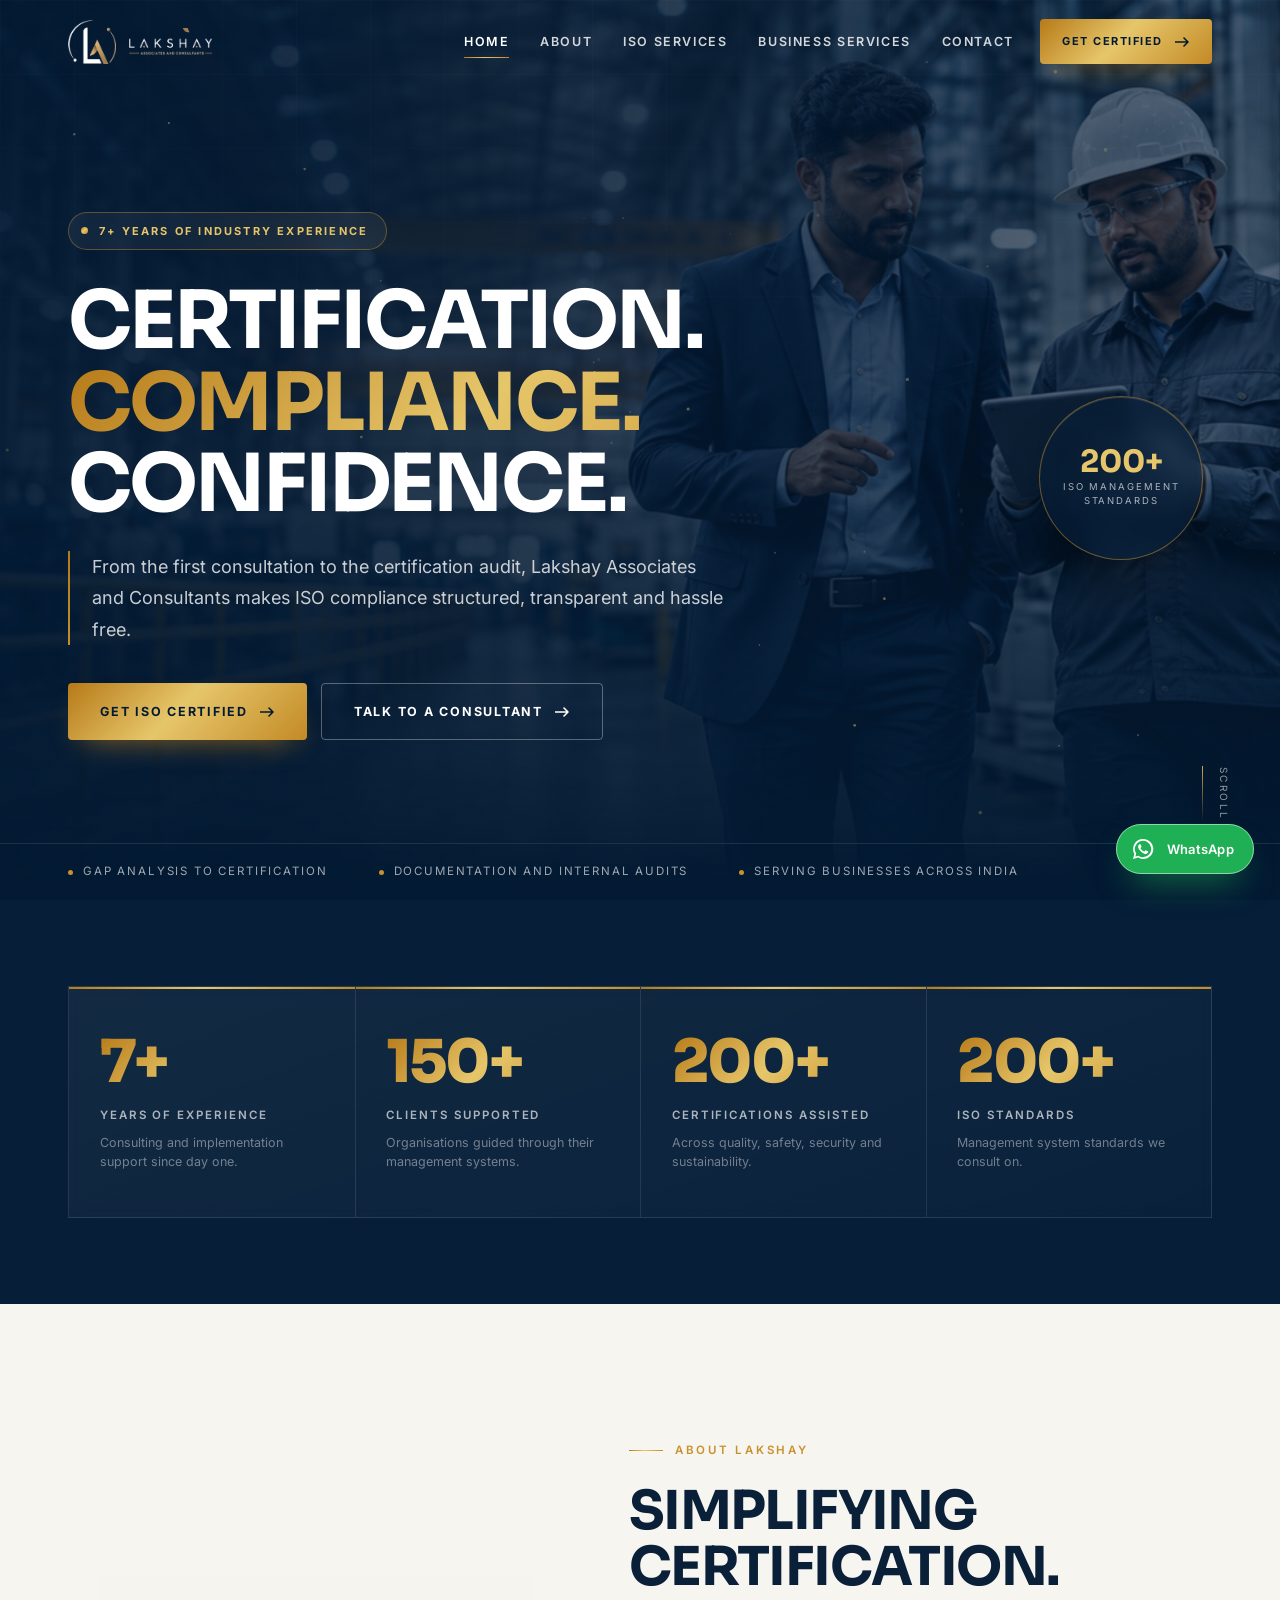
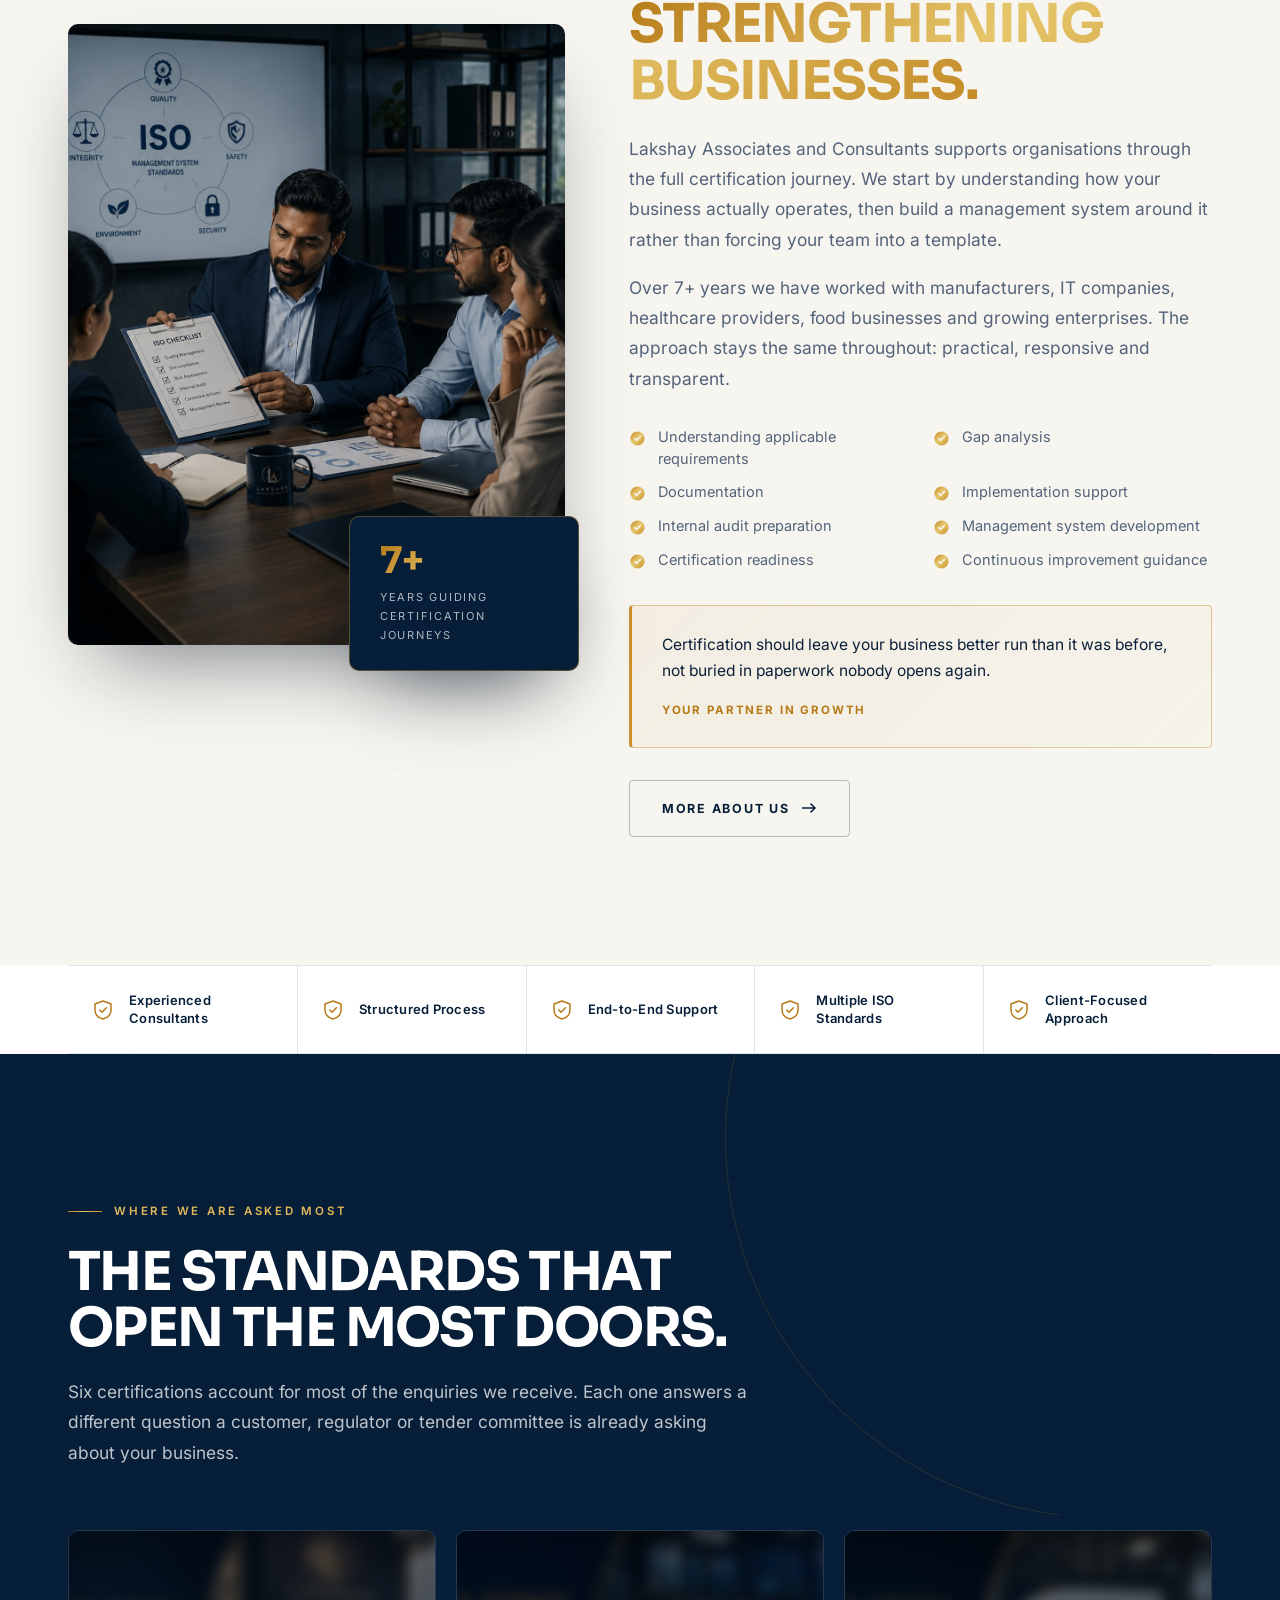
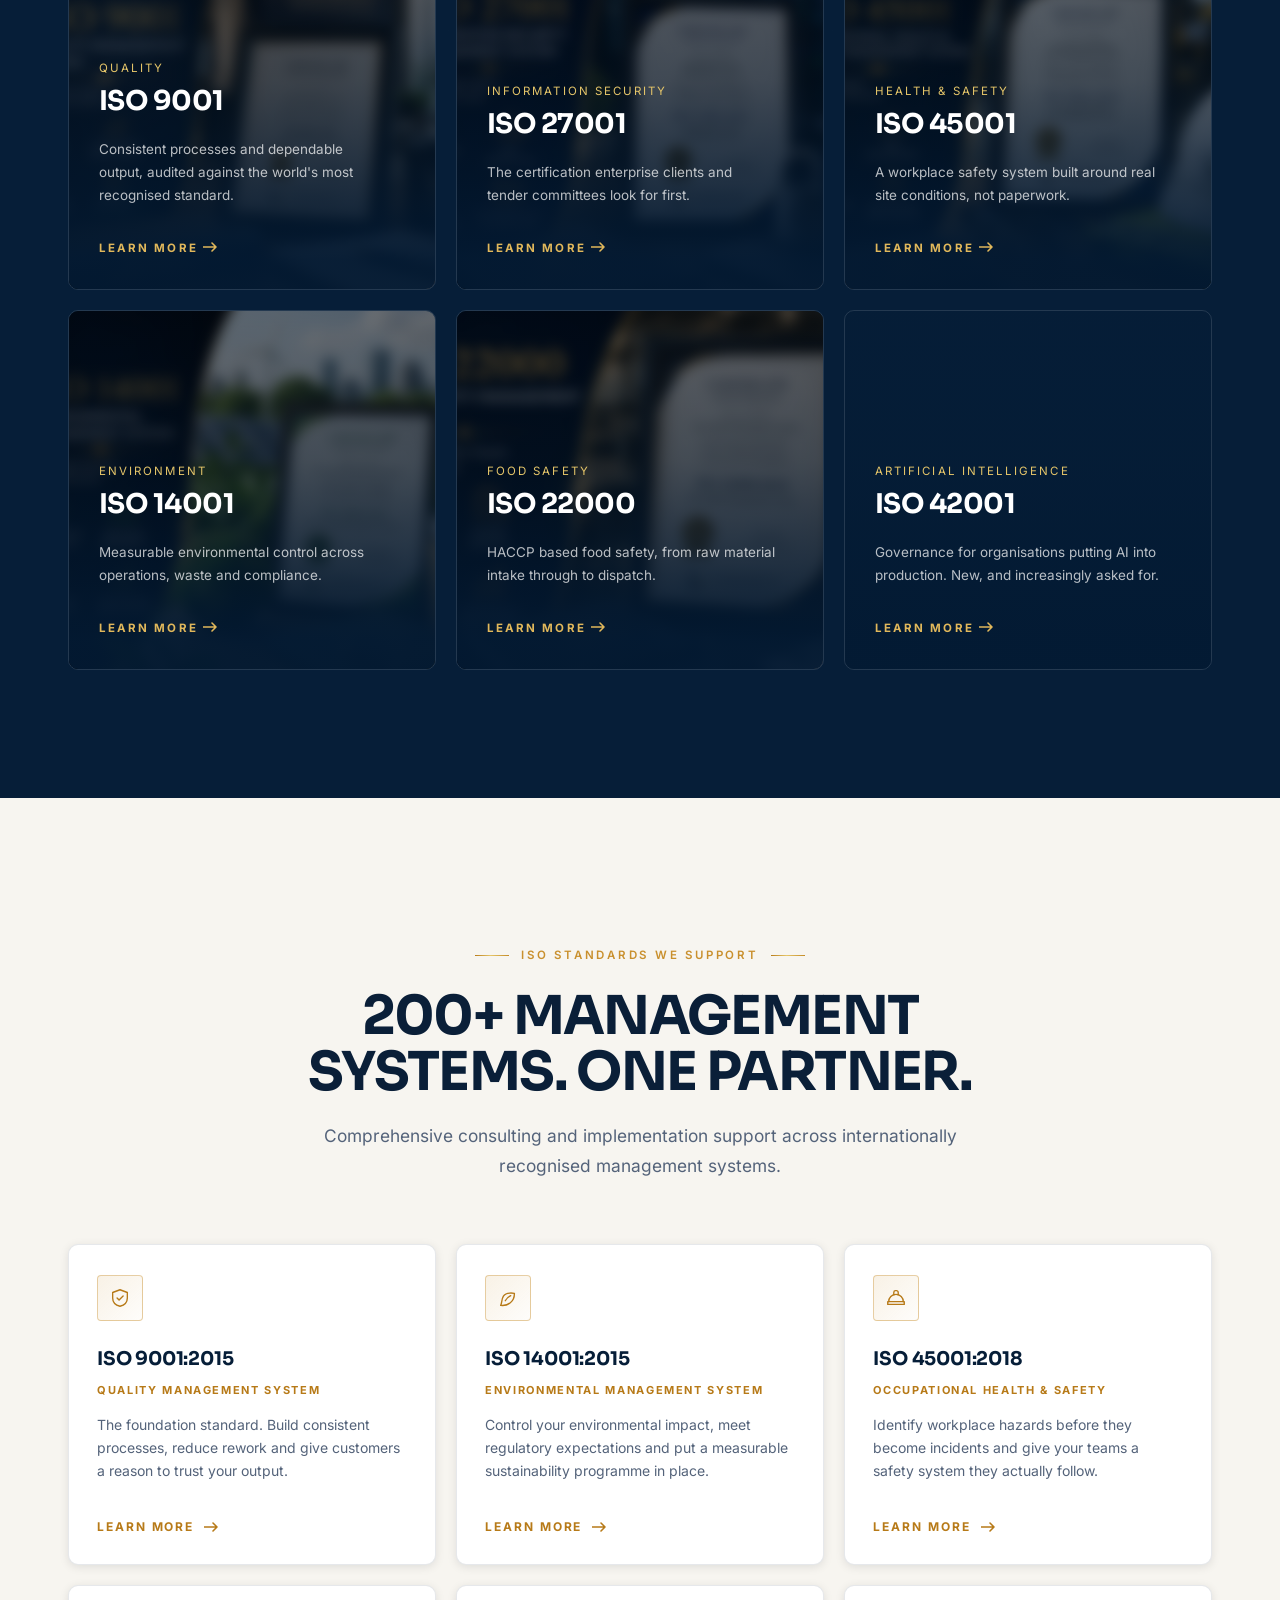
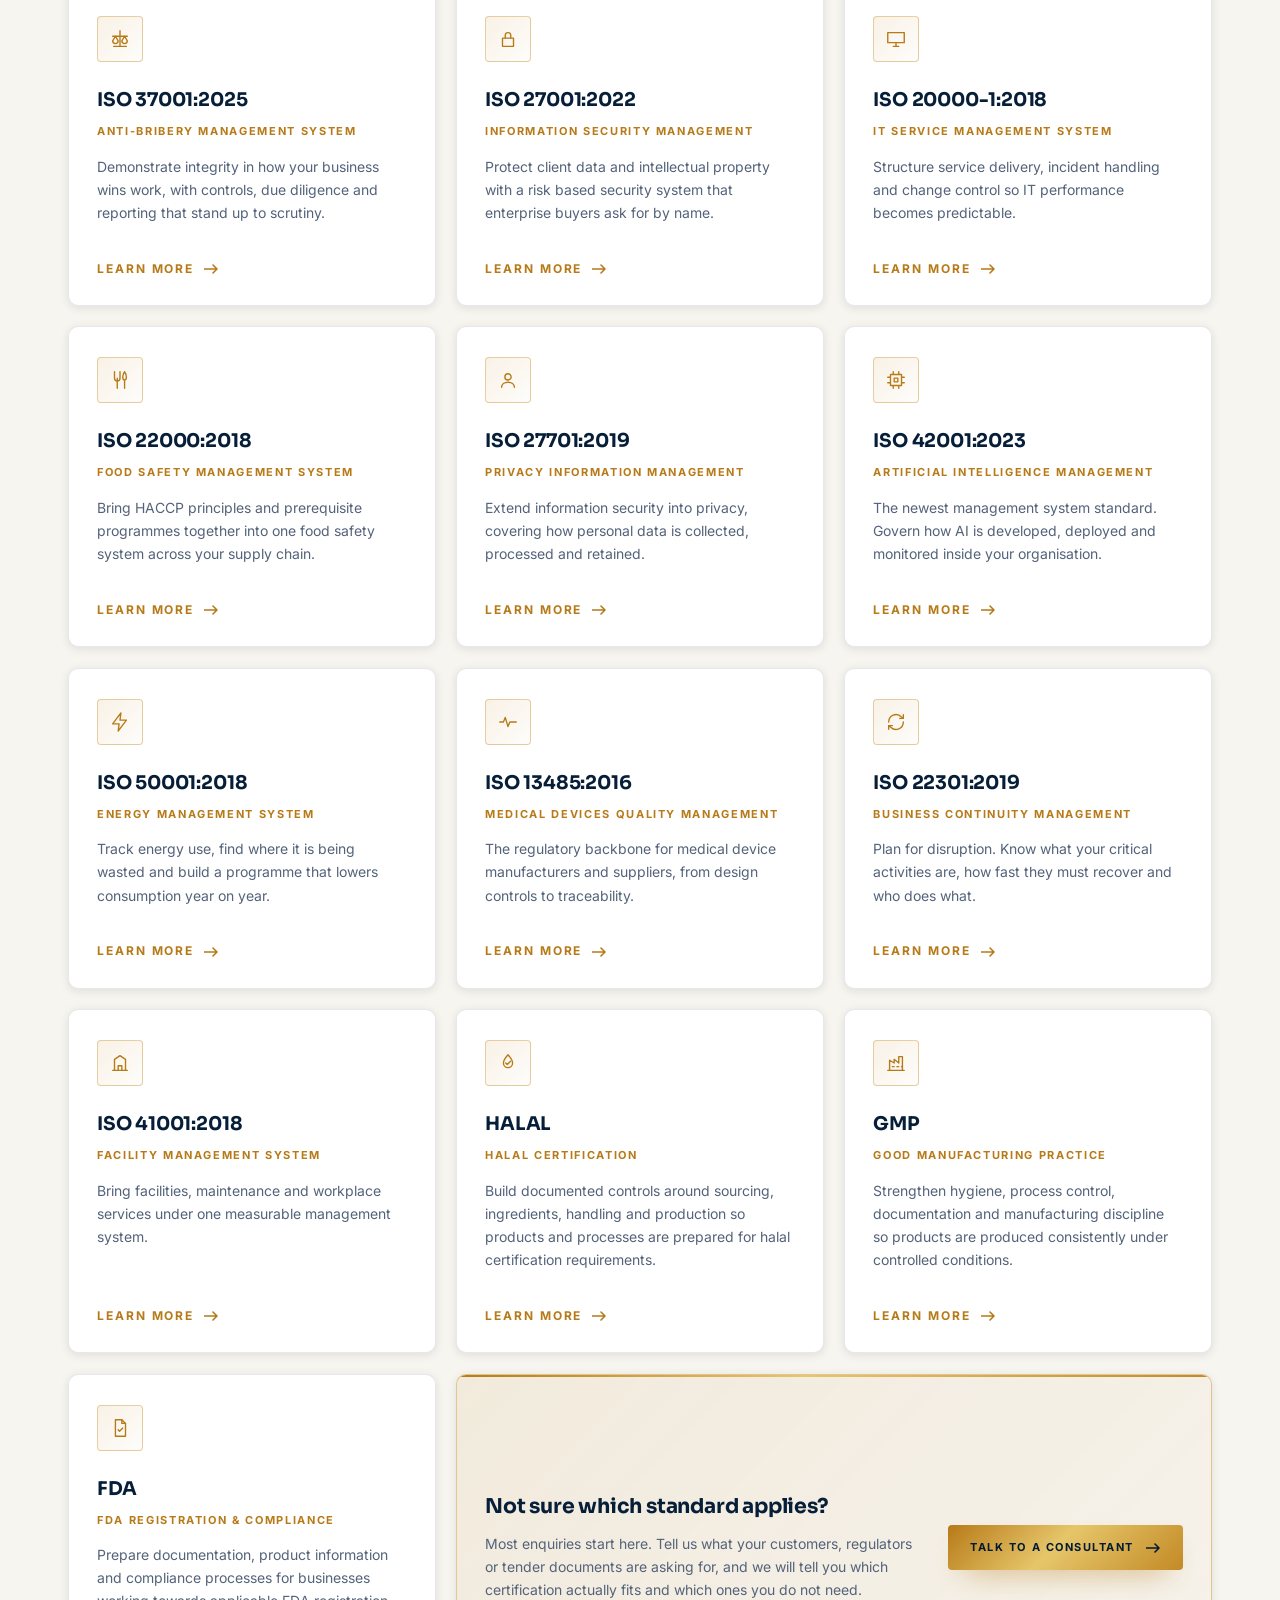
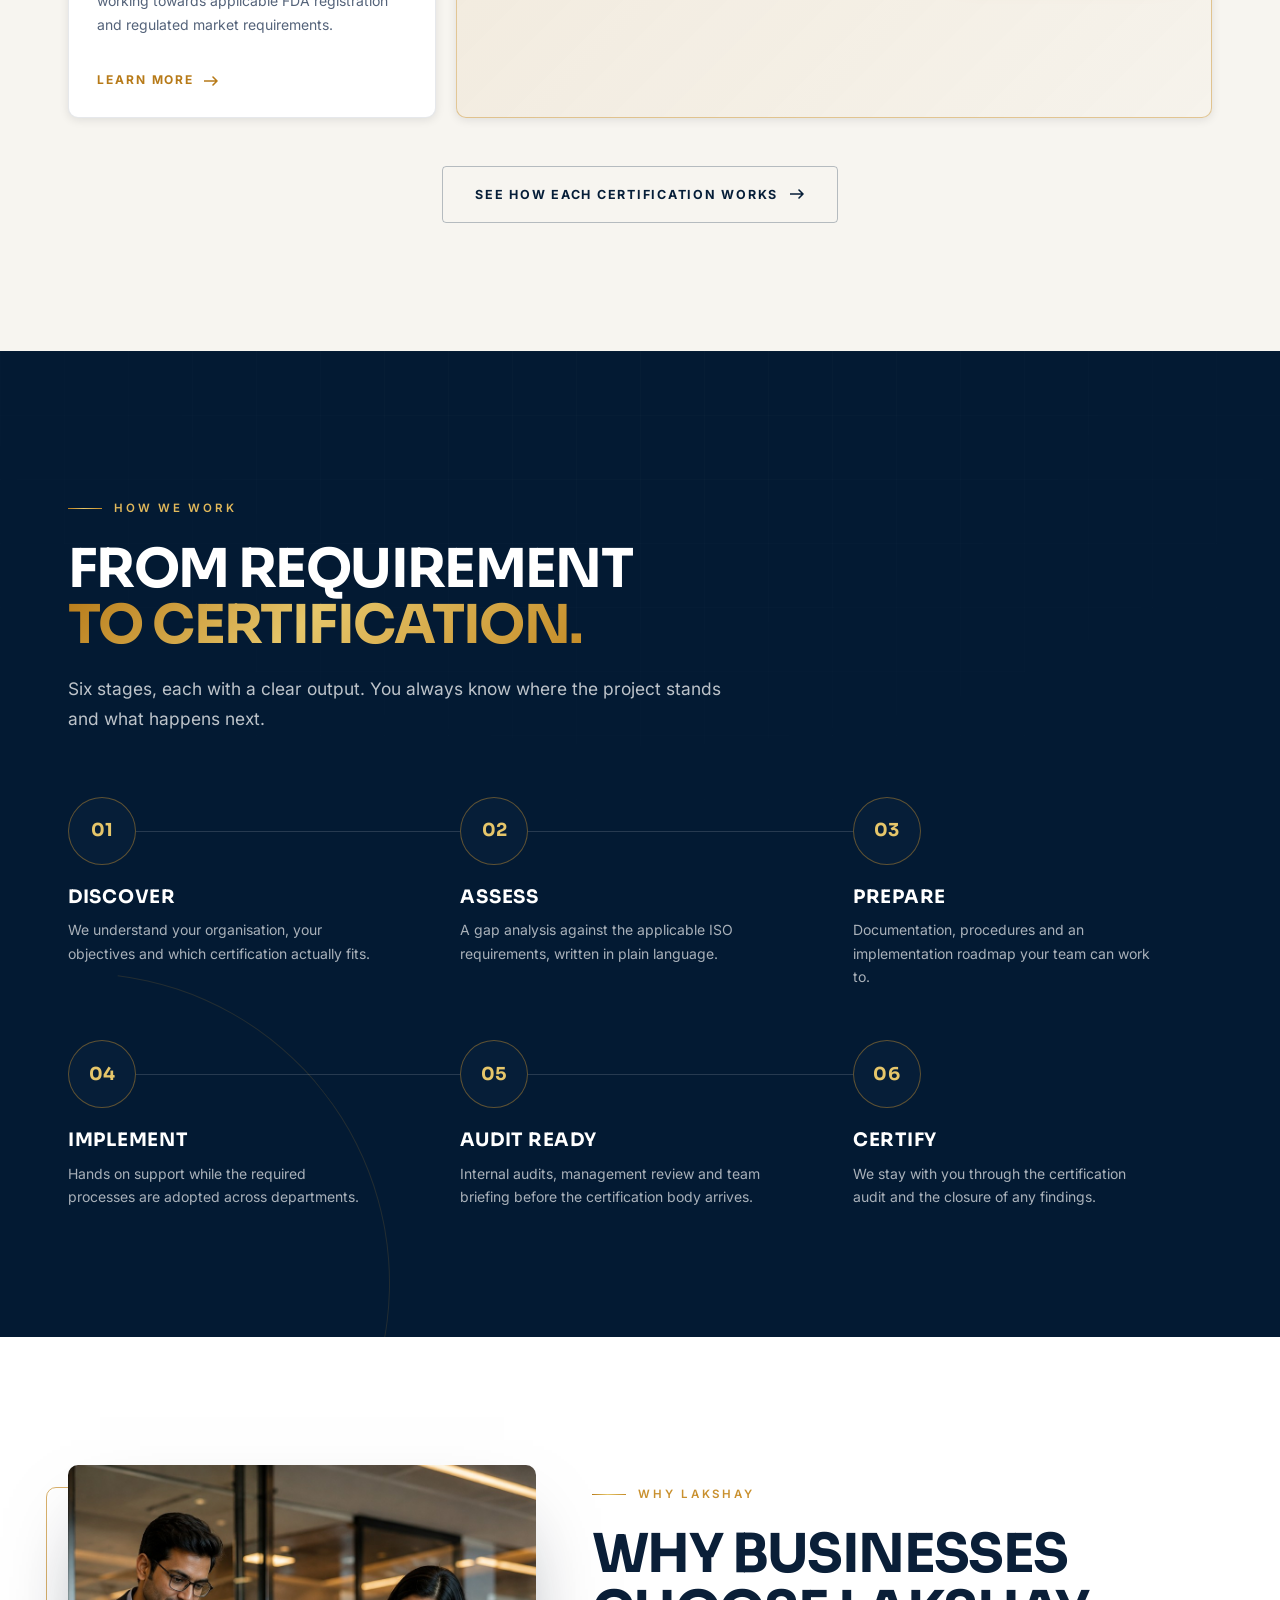
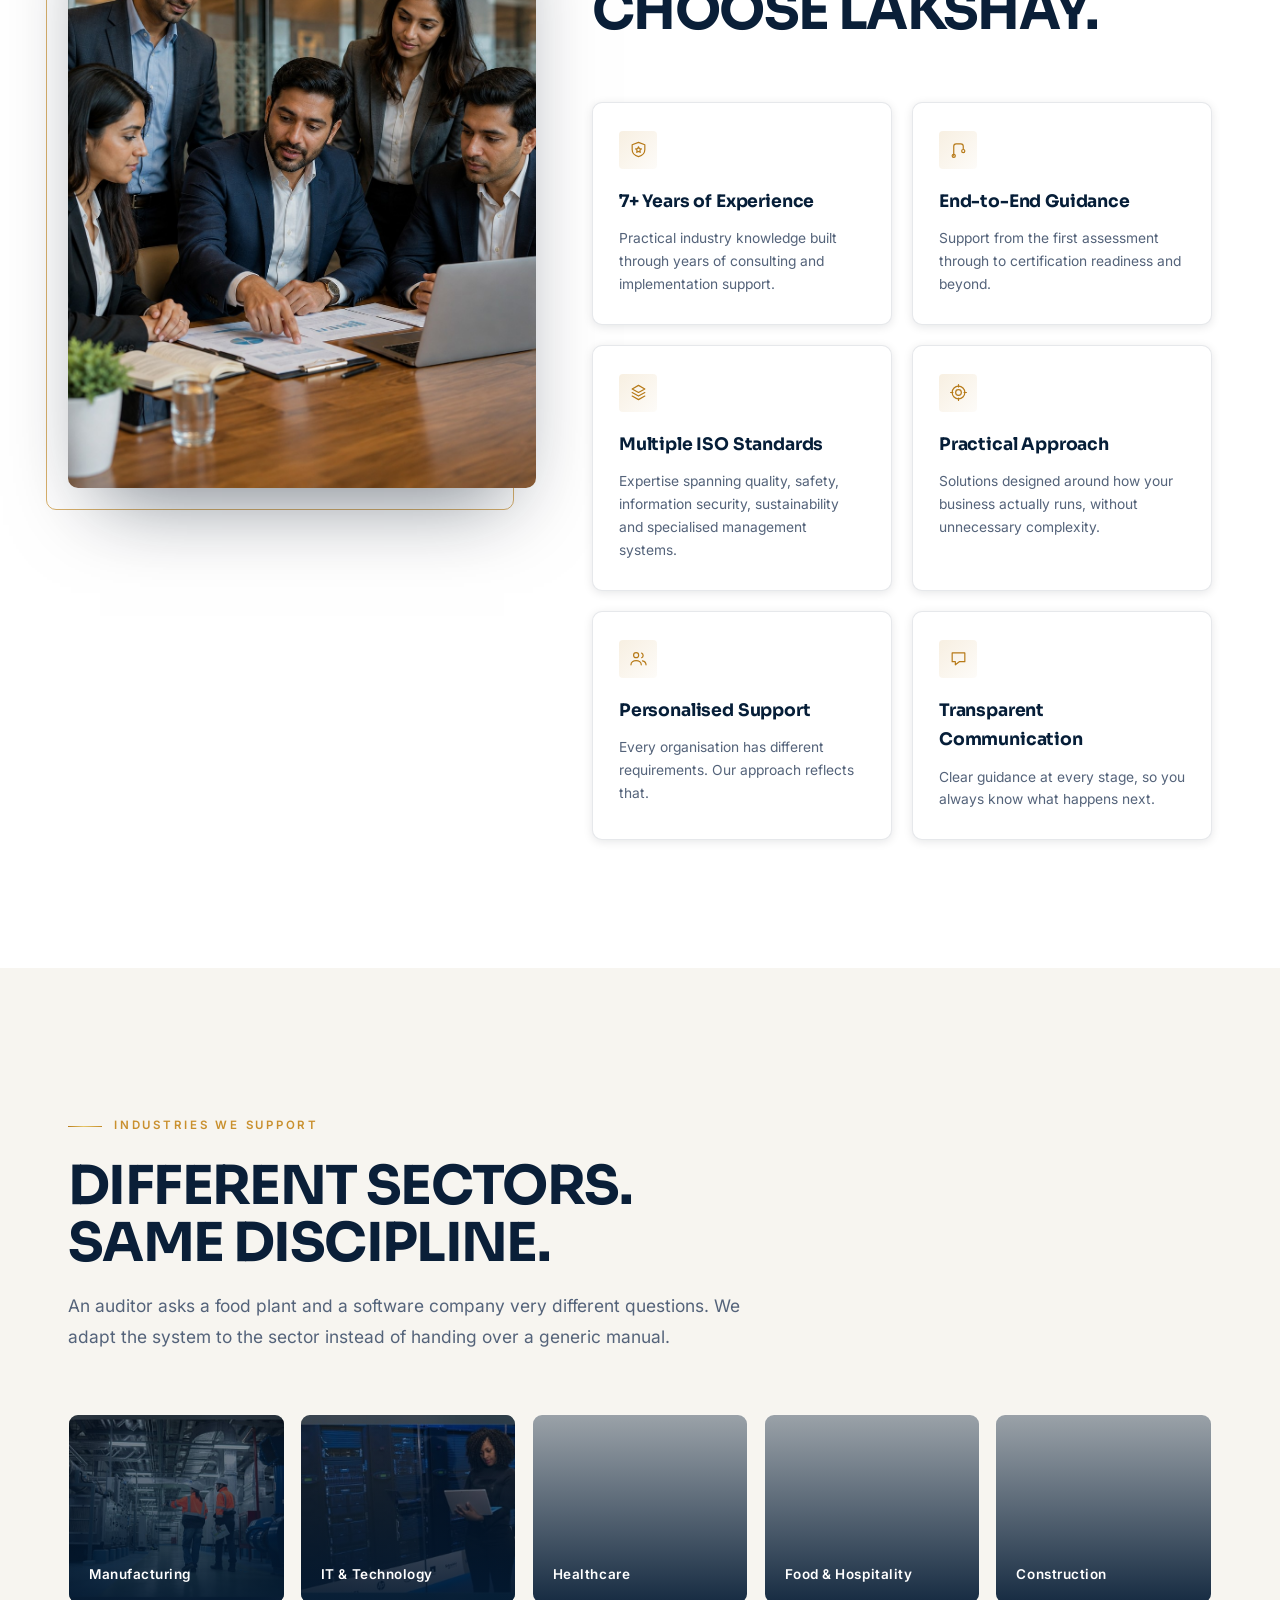
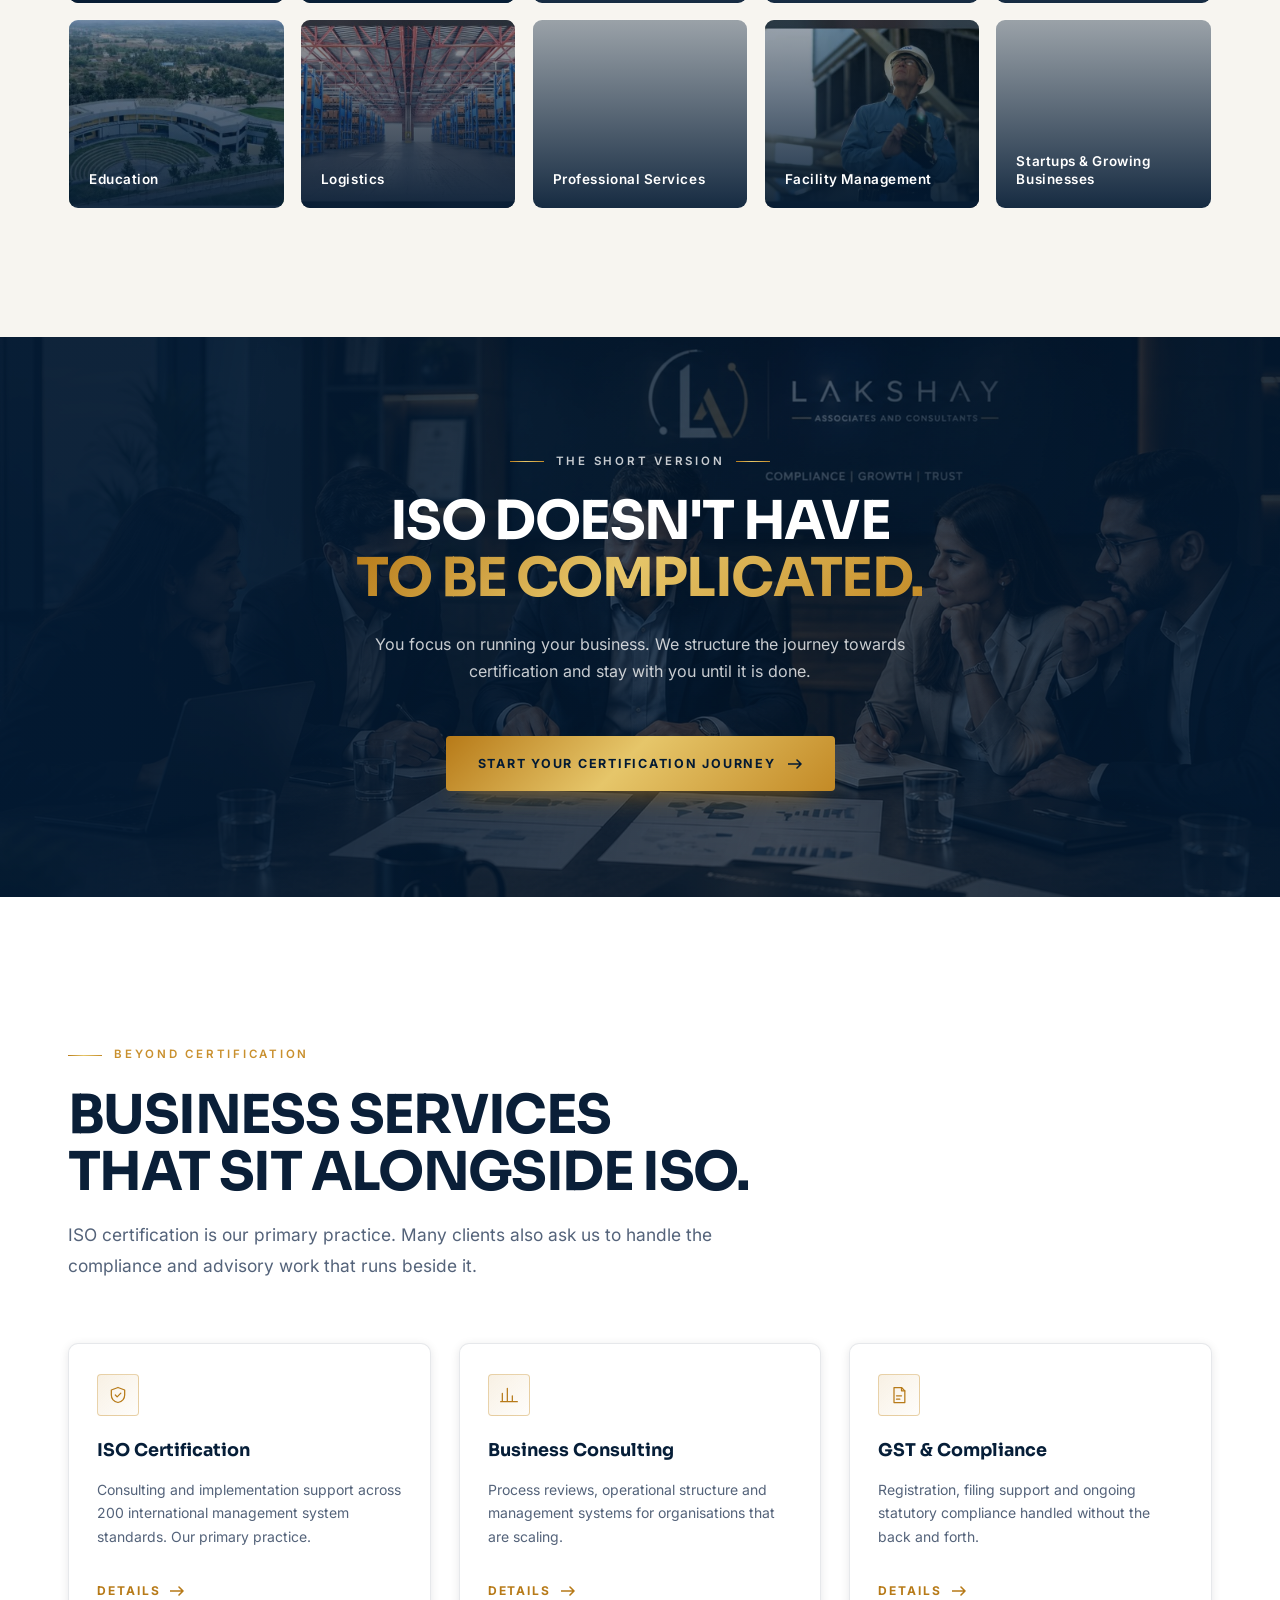
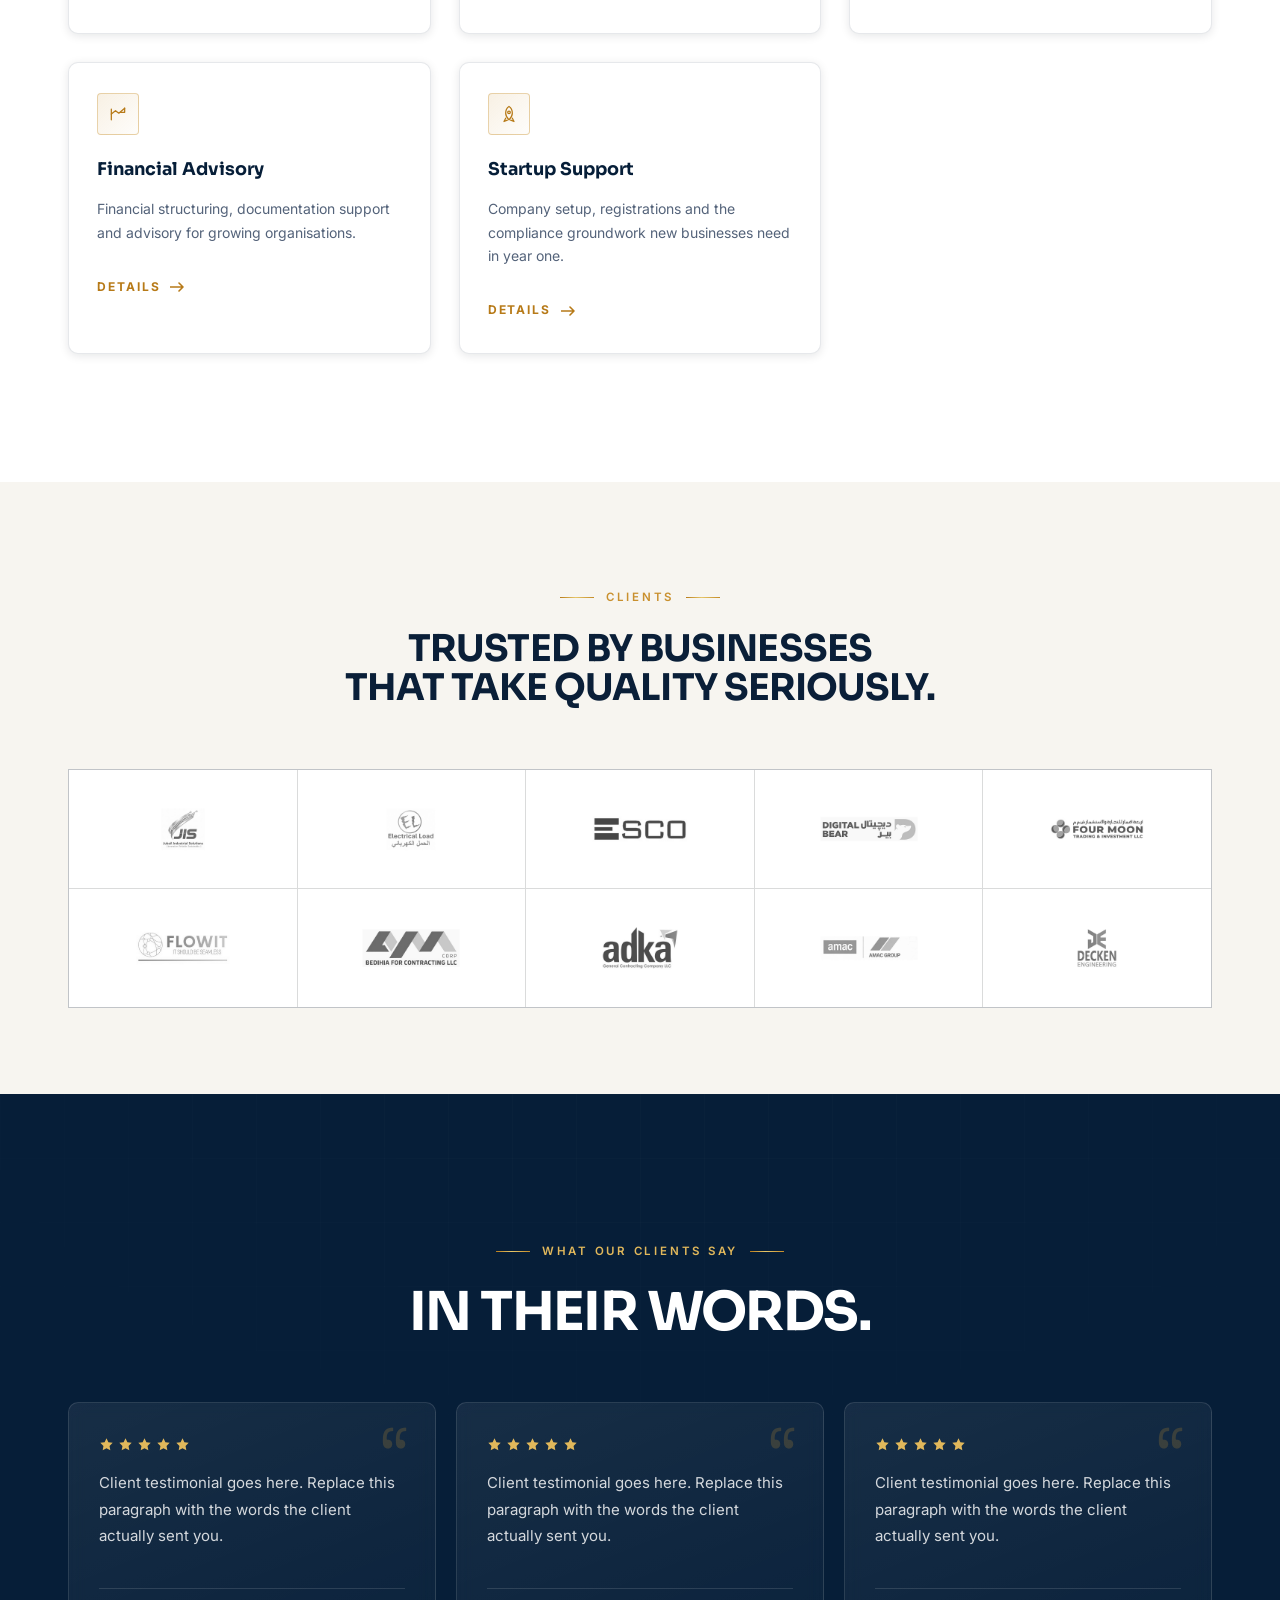
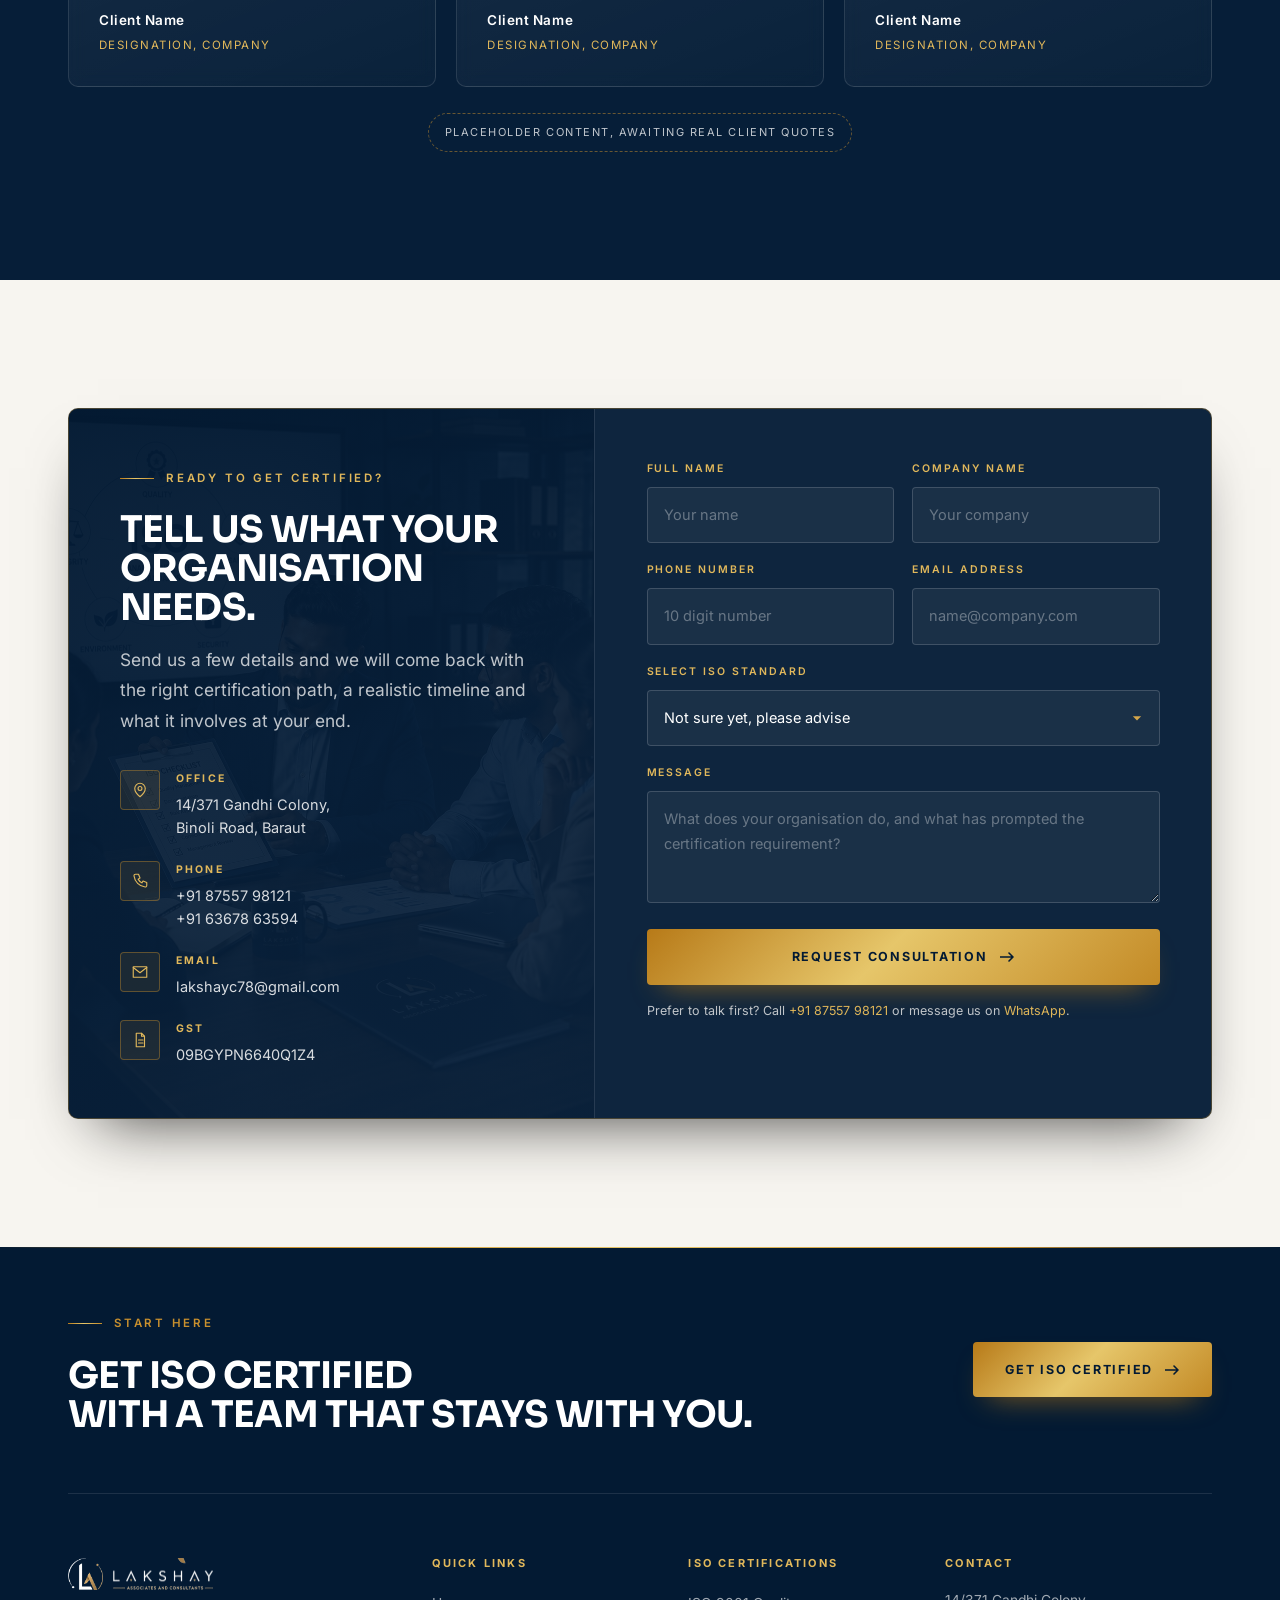
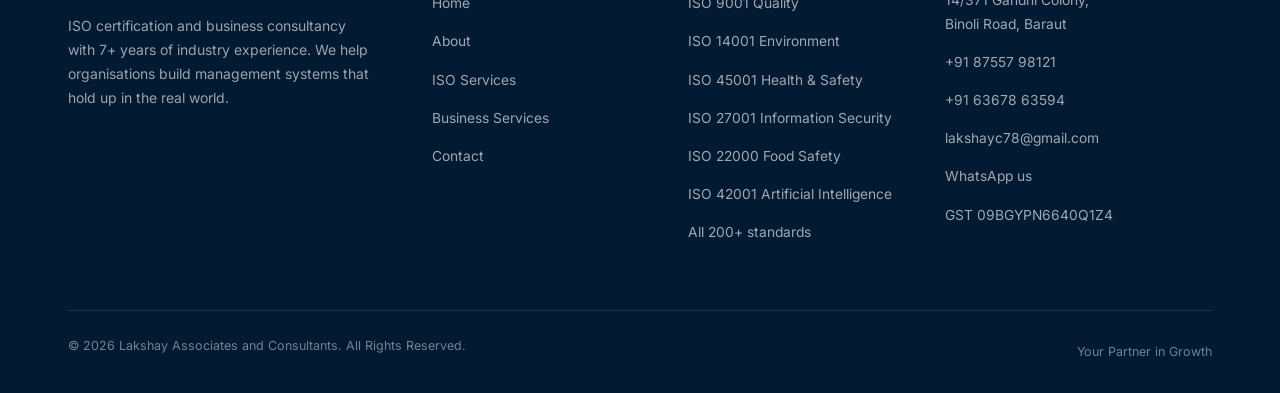
<file: index.html>
<!DOCTYPE html>
<html lang="en">
<head>
<meta charset="utf-8">
<meta name="viewport" content="width=device-width, initial-scale=1">
<title>ISO Certification Consultant | Lakshay Associates and Consultants</title>
<meta name="description" content="ISO certification consultancy with 7+ years of experience. Consulting and implementation support across ISO 9001, 14001, 45001, 27001, 22000, 42001 and more, for businesses across India.">
<meta name="keywords" content="ISO certification consultant, ISO certification services, ISO consultant India, ISO 9001 consultant, ISO 27001 consultant, ISO 45001 consultant, ISO management system consultant">
<meta name="theme-color" content="#061E38">
<meta name="robots" content="index, follow">

<!-- Open Graph. Replace SITE_URL below with the live domain after publishing. -->
<meta property="og:type" content="website">
<meta property="og:site_name" content="Lakshay Associates and Consultants">
<meta property="og:title" content="ISO Certification Consultant | Lakshay Associates and Consultants">
<meta property="og:description" content="ISO certification consultancy with 7+ years of experience. Consulting and implementation support across ISO 9001, 14001, 45001, 27001, 22000, 42001 and more, for businesses across India.">
<meta property="og:image" content="assets/img/lakshay-logo.png">
<meta name="twitter:card" content="summary_large_image">
<meta name="twitter:title" content="ISO Certification Consultant | Lakshay Associates and Consultants">
<meta name="twitter:description" content="ISO certification consultancy with 7+ years of experience. Consulting and implementation support across ISO 9001, 14001, 45001, 27001, 22000, 42001 and more, for businesses across India.">

<link rel="icon" href="assets/img/favicon.png" type="image/png">
<link rel="apple-touch-icon" href="assets/img/favicon.png">
<link rel="preload" href="assets/fonts/sora-latin-wght-normal.woff2" as="font" type="font/woff2" crossorigin>
<link rel="preload" href="assets/fonts/inter-latin-wght-normal.woff2" as="font" type="font/woff2" crossorigin>
<link rel="stylesheet" href="assets/css/style.css">
<script type="application/ld+json">{
    "@context":"https://schema.org",
    "@type":"ProfessionalService",
    "name":"Lakshay Associates and Consultants",
    "description":"ISO certification consultancy and business consulting services. Support across 200+ ISO management system standards.",
    "image":"assets/img/lakshay-logo.png",
    "telephone":["+918755798121","+916367863594"],
    "email":"lakshayc78@gmail.com",
    "address":{
      "@type":"PostalAddress",
      "streetAddress":"14/371 Gandhi Colony, Binoli Road",
      "addressLocality":"Baraut",
      "addressCountry":"IN"
    },
    "areaServed":"IN",
    "knowsAbout":["ISO 9001","ISO 14001","ISO 45001","ISO 27001","ISO 22000","ISO 42001","ISO 13485","ISO 50001","ISO 22301","ISO 41001","ISO 37001","ISO 27701","ISO 20000-1"]
  }</script>
</head>
<body class="page-home">
<a class="skip-link" href="#main">Skip to main content</a>

<!-- Opening sequence: the logo appears centre screen, then docks into the header -->
<div class="intro" id="intro" aria-hidden="true">
  <div class="intro__lockup">
    <img class="intro__mark" src="assets/img/lakshay-mark-light.png" alt="" width="469" height="430">
    <img class="intro__word" src="assets/img/lakshay-wordmark-light.png" alt="" width="799" height="258">
    <span class="intro__sweep"></span>
  </div>
</div>

<header class="site-header">
  <div class="container">
    <a class="brand" href="index.html" aria-label="Lakshay Associates and Consultants, home">
      <img class="brand__mark" src="assets/img/lakshay-mark-light.png" alt="" width="469" height="430">
      <img class="brand__word" src="assets/img/lakshay-wordmark-light.png" alt="Lakshay Associates and Consultants" width="799" height="258">
    </a>
    <nav class="nav" aria-label="Main"><a href="index.html" aria-current="page">Home</a><a href="about.html">About</a><a href="iso-services.html">ISO Services</a><a href="business-services.html">Business Services</a><a href="contact.html">Contact</a></nav>
    <a class="btn btn--sm header-cta" href="contact.html"><span>Get Certified</span><svg class="arw" width="15" height="10" viewBox="0 0 15 10" fill="none" aria-hidden="true"><path d="M0 5h13M9 1l4 4-4 4" stroke="currentColor" stroke-width="1.6" stroke-linecap="round" stroke-linejoin="round"/></svg></a>
    <button class="nav-toggle" type="button" aria-expanded="false" aria-controls="drawer" aria-label="Open menu">
      <span></span><span></span><span></span>
    </button>
  </div>
</header>

<div class="drawer" id="drawer" aria-hidden="true">
  <nav aria-label="Mobile"><a href="index.html" aria-current="page">Home</a><a href="about.html">About</a><a href="iso-services.html">ISO Services</a><a href="business-services.html">Business Services</a><a href="contact.html">Contact</a></nav>
  <div class="drawer-foot">
    <a class="btn" href="contact.html"><span>Request a consultation</span><svg class="arw" width="15" height="10" viewBox="0 0 15 10" fill="none" aria-hidden="true"><path d="M0 5h13M9 1l4 4-4 4" stroke="currentColor" stroke-width="1.6" stroke-linecap="round" stroke-linejoin="round"/></svg></a>
    <p class="drawer-meta">Call <a href="tel:+918755798121" data-tel="1">+91 87557 98121</a><br>
    Email <a href="mailto:lakshayc78@gmail.com" data-mail>lakshayc78@gmail.com</a></p>
  </div>
</div>

<main id="main" class="page-fade">

  <!-- ============================= HERO ============================= -->
  <section class="hero">
    <div class="hero__media" data-parallax="0.10">
      <img src="assets/img/photos/hero.jpg" alt="Corporate compliance and quality management environment" width="2000" height="1200" fetchpriority="high" decoding="async">
    </div>
    <div class="hero__scrim"></div>
    <div class="hero__grid"></div>
    <canvas id="heroParticles" aria-hidden="true"></canvas>

    <div class="container">
      <div class="hero__inner">
        <p class="hero__badge"><i></i>7+ Years of Industry Experience</p>
        <h1 class="h-display upper">
          <span class="word"><span>Certification.</span></span>
          <span class="word"><span class="gold-text">Compliance.</span></span>
          <span class="word"><span>Confidence.</span></span>
        </h1>
        <p class="hero__sub">From the first consultation to the certification audit, Lakshay Associates and Consultants makes ISO compliance structured, transparent and hassle free.</p>
        <div class="hero__actions">
          <a class="btn" href="contact.html"><span>Get ISO Certified</span><svg class="arw" width="15" height="10" viewBox="0 0 15 10" fill="none" aria-hidden="true"><path d="M0 5h13M9 1l4 4-4 4" stroke="currentColor" stroke-width="1.6" stroke-linecap="round" stroke-linejoin="round"/></svg></a>
          <a class="btn btn--ghost" href="#" data-wa><span>Talk to a Consultant</span><svg class="arw" width="15" height="10" viewBox="0 0 15 10" fill="none" aria-hidden="true"><path d="M0 5h13M9 1l4 4-4 4" stroke="currentColor" stroke-width="1.6" stroke-linecap="round" stroke-linejoin="round"/></svg></a>
        </div>
      </div>
    </div>

    <div class="hero__float" aria-hidden="true">
      <b>200+</b>
      <small>ISO Management<br>Standards</small>
    </div>

    <a class="hero__scroll" href="#about" aria-label="Scroll to content">Scroll<i></i></a>

    <div class="hero__strip">
      <div class="container">
        <ul>
          <li>Gap analysis to certification</li>
          <li>Documentation and internal audits</li>
          <li>Serving businesses across India</li>
        </ul>
      </div>
    </div>
  </section>

  
<section class="stats section section--tight" aria-label="Lakshay at a glance">
  <div class="container">
      <!-- ============================================================
           COUNTER NUMBERS
           Change a figure by editing data-count on that line.
           data-count = the number, data-suffix = what follows it.
           Client supplied: 7+ years, 150+ clients, 200+ certifications.
           ============================================================ -->
    <div class="stats__grid" data-reveal>
      <div class="stat">
        <b data-count="7" data-suffix="+">7+</b>
        <span>Years of Experience</span>
        <small>Consulting and implementation support since day one.</small>
      </div>
      <div class="stat">
        <b data-count="150" data-suffix="+">150+</b>
        <span>Clients Supported</span>
        <small>Organisations guided through their management systems.</small>
      </div>
      <div class="stat">
        <b data-count="200+" data-suffix="+">200+</b>
        <span>Certifications Assisted</span>
        <small>Across quality, safety, security and sustainability.</small>
      </div>
      <div class="stat">
        <b data-count="200+" data-suffix="+">200+</b>
        <span>ISO Standards</span>
        <small>Management system standards we consult on.</small>
      </div>
    </div>
  </div>
</section>

  <!-- ============================= ABOUT ============================= -->
  <section class="section band-ivory" id="about">
    <div class="container">
      <div class="split split--wide-r">
        <div class="about__media" data-reveal="left">
          <div class="frame-img">
            <img src="assets/img/photos/about.jpg" alt="Consultant reviewing management system documentation" width="1200" height="1400" loading="lazy" decoding="async">
          </div>
          <div class="about__chip">
            <b>7+</b>
            <span>Years guiding certification journeys</span>
          </div>
        </div>

        <div data-reveal="right">
          <p class="eyebrow">About Lakshay</p>
          <h2 class="h-xl upper">Simplifying certification.<br><span class="gold-text">Strengthening businesses.</span></h2>
          <p class="lead" style="margin-top:24px">Lakshay Associates and Consultants supports organisations through the full certification journey. We start by understanding how your business actually operates, then build a management system around it rather than forcing your team into a template.</p>
          <p class="lead" style="margin-top:16px">Over 7+ years we have worked with manufacturers, IT companies, healthcare providers, food businesses and growing enterprises. The approach stays the same throughout: practical, responsive and transparent.</p>

          <ul class="checklist">
            <li>Understanding applicable requirements</li>
            <li>Gap analysis</li>
            <li>Documentation</li>
            <li>Implementation support</li>
            <li>Internal audit preparation</li>
            <li>Management system development</li>
            <li>Certification readiness</li>
            <li>Continuous improvement guidance</li>
          </ul>

          <div class="quote-box">
            <p>Certification should leave your business better run than it was before, not buried in paperwork nobody opens again.</p>
            <b>Your Partner in Growth</b>
          </div>

          <div style="margin-top:32px">
            <a class="btn btn--outline" href="about.html"><span>More about us</span><svg class="arw" width="15" height="10" viewBox="0 0 15 10" fill="none" aria-hidden="true"><path d="M0 5h13M9 1l4 4-4 4" stroke="currentColor" stroke-width="1.6" stroke-linecap="round" stroke-linejoin="round"/></svg></a>
          </div>
        </div>
      </div>
    </div>
  </section>

  <!-- ============================= TRUST ROW ============================= -->
  <section class="band-white" aria-label="Why clients work with us">
    <div class="container">
      <ul class="trust-row" data-stagger="0.07"><li><svg viewBox="0 0 24 24" fill="none" stroke="currentColor" stroke-width="1.5" stroke-linecap="round" stroke-linejoin="round" aria-hidden="true" focusable="false"><path d="M12 3 4 6v6c0 4.5 3.4 7.9 8 9 4.6-1.1 8-4.5 8-9V6l-8-3Z"/><path d="m8.8 12 2.2 2.2 4.4-4.4"/></svg><span>Experienced Consultants</span></li><li><svg viewBox="0 0 24 24" fill="none" stroke="currentColor" stroke-width="1.5" stroke-linecap="round" stroke-linejoin="round" aria-hidden="true" focusable="false"><path d="M12 3 4 6v6c0 4.5 3.4 7.9 8 9 4.6-1.1 8-4.5 8-9V6l-8-3Z"/><path d="m8.8 12 2.2 2.2 4.4-4.4"/></svg><span>Structured Process</span></li><li><svg viewBox="0 0 24 24" fill="none" stroke="currentColor" stroke-width="1.5" stroke-linecap="round" stroke-linejoin="round" aria-hidden="true" focusable="false"><path d="M12 3 4 6v6c0 4.5 3.4 7.9 8 9 4.6-1.1 8-4.5 8-9V6l-8-3Z"/><path d="m8.8 12 2.2 2.2 4.4-4.4"/></svg><span>End-to-End Support</span></li><li><svg viewBox="0 0 24 24" fill="none" stroke="currentColor" stroke-width="1.5" stroke-linecap="round" stroke-linejoin="round" aria-hidden="true" focusable="false"><path d="M12 3 4 6v6c0 4.5 3.4 7.9 8 9 4.6-1.1 8-4.5 8-9V6l-8-3Z"/><path d="m8.8 12 2.2 2.2 4.4-4.4"/></svg><span>Multiple ISO Standards</span></li><li><svg viewBox="0 0 24 24" fill="none" stroke="currentColor" stroke-width="1.5" stroke-linecap="round" stroke-linejoin="round" aria-hidden="true" focusable="false"><path d="M12 3 4 6v6c0 4.5 3.4 7.9 8 9 4.6-1.1 8-4.5 8-9V6l-8-3Z"/><path d="m8.8 12 2.2 2.2 4.4-4.4"/></svg><span>Client-Focused Approach</span></li></ul>
    </div>
  </section>

  <!-- ============================= FEATURED ISO ============================= -->
  <section class="section band-navy on-navy">
    <span class="arc-deco arc-deco--tr" aria-hidden="true"></span>
    <div class="container">
      <div class="section-head" data-reveal>
        <p class="eyebrow">Where we are asked most</p>
        <h2 class="h-xl upper">The standards that<br>open the most doors.</h2>
        <p class="lead">Six certifications account for most of the enquiries we receive. Each one answers a different question a customer, regulator or tender committee is already asking about your business.</p>
      </div>
      <div class="feature-grid" data-stagger="0.08">
      <a class="feature" href="iso-services.html#iso-9001">
        <img src="assets/img/photos/iso-9001.jpg" alt="Manufacturing quality inspection" width="900" height="700" loading="lazy" decoding="async">
        <span>Quality</span>
        <b>ISO 9001</b>
        <p>Consistent processes and dependable output, audited against the world's most recognised standard.</p>
        <span class="link-arrow">Learn more <svg class="arw" width="15" height="10" viewBox="0 0 15 10" fill="none" aria-hidden="true"><path d="M0 5h13M9 1l4 4-4 4" stroke="currentColor" stroke-width="1.6" stroke-linecap="round" stroke-linejoin="round"/></svg></span>
      </a>
      <a class="feature" href="iso-services.html#iso-27001">
        <img src="assets/img/photos/iso-27001.jpg" alt="Information security and data centre operations" width="900" height="700" loading="lazy" decoding="async">
        <span>Information Security</span>
        <b>ISO 27001</b>
        <p>The certification enterprise clients and tender committees look for first.</p>
        <span class="link-arrow">Learn more <svg class="arw" width="15" height="10" viewBox="0 0 15 10" fill="none" aria-hidden="true"><path d="M0 5h13M9 1l4 4-4 4" stroke="currentColor" stroke-width="1.6" stroke-linecap="round" stroke-linejoin="round"/></svg></span>
      </a>
      <a class="feature" href="iso-services.html#iso-45001">
        <img src="assets/img/photos/iso-45001.jpg" alt="Workplace and industrial safety" width="900" height="700" loading="lazy" decoding="async">
        <span>Health &amp; Safety</span>
        <b>ISO 45001</b>
        <p>A workplace safety system built around real site conditions, not paperwork.</p>
        <span class="link-arrow">Learn more <svg class="arw" width="15" height="10" viewBox="0 0 15 10" fill="none" aria-hidden="true"><path d="M0 5h13M9 1l4 4-4 4" stroke="currentColor" stroke-width="1.6" stroke-linecap="round" stroke-linejoin="round"/></svg></span>
      </a>
      <a class="feature" href="iso-services.html#iso-14001">
        <img src="assets/img/photos/iso-14001.jpg" alt="Sustainable manufacturing and environment" width="900" height="700" loading="lazy" decoding="async">
        <span>Environment</span>
        <b>ISO 14001</b>
        <p>Measurable environmental control across operations, waste and compliance.</p>
        <span class="link-arrow">Learn more <svg class="arw" width="15" height="10" viewBox="0 0 15 10" fill="none" aria-hidden="true"><path d="M0 5h13M9 1l4 4-4 4" stroke="currentColor" stroke-width="1.6" stroke-linecap="round" stroke-linejoin="round"/></svg></span>
      </a>
      <a class="feature" href="iso-services.html#iso-22000">
        <img src="assets/img/photos/iso-22000.jpg" alt="Food processing facility" width="900" height="700" loading="lazy" decoding="async">
        <span>Food Safety</span>
        <b>ISO 22000</b>
        <p>HACCP based food safety, from raw material intake through to dispatch.</p>
        <span class="link-arrow">Learn more <svg class="arw" width="15" height="10" viewBox="0 0 15 10" fill="none" aria-hidden="true"><path d="M0 5h13M9 1l4 4-4 4" stroke="currentColor" stroke-width="1.6" stroke-linecap="round" stroke-linejoin="round"/></svg></span>
      </a>
      <a class="feature" href="iso-services.html#iso-42001">
        <img src="assets/img/photos/iso-42001.jpg" alt="Artificial intelligence and technology environment" width="900" height="700" loading="lazy" decoding="async">
        <span>Artificial Intelligence</span>
        <b>ISO 42001</b>
        <p>Governance for organisations putting AI into production. New, and increasingly asked for.</p>
        <span class="link-arrow">Learn more <svg class="arw" width="15" height="10" viewBox="0 0 15 10" fill="none" aria-hidden="true"><path d="M0 5h13M9 1l4 4-4 4" stroke="currentColor" stroke-width="1.6" stroke-linecap="round" stroke-linejoin="round"/></svg></span>
      </a></div>
    </div>
  </section>

  <!-- ============================= ALL 200+ STANDARDS ============================= -->
  <section class="section band-ivory" id="standards">
    <div class="container">
      <div class="section-head section-head--center" data-reveal>
        <p class="eyebrow eyebrow--center">ISO Standards We Support</p>
        <h2 class="h-xl upper">200+ management<br>systems. One partner.</h2>
        <p class="lead" style="margin-inline:auto">Comprehensive consulting and implementation support across internationally recognised management systems.</p>
      </div>
      <div class="iso-grid" data-stagger="0.05">
      <article class="iso-card">
        <span class="iso-card__ico"><svg viewBox="0 0 24 24" fill="none" stroke="currentColor" stroke-width="1.5" stroke-linecap="round" stroke-linejoin="round" aria-hidden="true" focusable="false"><path d="M12 3 4 6v6c0 4.5 3.4 7.9 8 9 4.6-1.1 8-4.5 8-9V6l-8-3Z"/><path d="m8.8 12 2.2 2.2 4.4-4.4"/></svg></span>
        <span class="iso-card__no">ISO 9001:2015</span>
        <span class="iso-card__title">Quality Management System</span>
        <p>The foundation standard. Build consistent processes, reduce rework and give customers a reason to trust your output.</p>
        <a class="link-arrow" href="iso-services.html#iso-9001">Learn more <svg class="arw" width="15" height="10" viewBox="0 0 15 10" fill="none" aria-hidden="true"><path d="M0 5h13M9 1l4 4-4 4" stroke="currentColor" stroke-width="1.6" stroke-linecap="round" stroke-linejoin="round"/></svg></a>
      </article>
      <article class="iso-card">
        <span class="iso-card__ico"><svg viewBox="0 0 24 24" fill="none" stroke="currentColor" stroke-width="1.5" stroke-linecap="round" stroke-linejoin="round" aria-hidden="true" focusable="false"><path d="M4 20c8 1 15-4 15-13 0 0-9-2-12 3-2.2 3.7-1.5 7.3-3 10Z"/><path d="M9 15c1.5-2.6 3.6-4.4 6-5.5"/></svg></span>
        <span class="iso-card__no">ISO 14001:2015</span>
        <span class="iso-card__title">Environmental Management System</span>
        <p>Control your environmental impact, meet regulatory expectations and put a measurable sustainability programme in place.</p>
        <a class="link-arrow" href="iso-services.html#iso-14001">Learn more <svg class="arw" width="15" height="10" viewBox="0 0 15 10" fill="none" aria-hidden="true"><path d="M0 5h13M9 1l4 4-4 4" stroke="currentColor" stroke-width="1.6" stroke-linecap="round" stroke-linejoin="round"/></svg></a>
      </article>
      <article class="iso-card">
        <span class="iso-card__ico"><svg viewBox="0 0 24 24" fill="none" stroke="currentColor" stroke-width="1.5" stroke-linecap="round" stroke-linejoin="round" aria-hidden="true" focusable="false"><path d="M4 16a8 8 0 0 1 16 0"/><path d="M3 16h18v3H3z"/><path d="M9.6 8.6V5.9A1.9 1.9 0 0 1 11.5 4h1a1.9 1.9 0 0 1 1.9 1.9v2.7"/></svg></span>
        <span class="iso-card__no">ISO 45001:2018</span>
        <span class="iso-card__title">Occupational Health &amp; Safety</span>
        <p>Identify workplace hazards before they become incidents and give your teams a safety system they actually follow.</p>
        <a class="link-arrow" href="iso-services.html#iso-45001">Learn more <svg class="arw" width="15" height="10" viewBox="0 0 15 10" fill="none" aria-hidden="true"><path d="M0 5h13M9 1l4 4-4 4" stroke="currentColor" stroke-width="1.6" stroke-linecap="round" stroke-linejoin="round"/></svg></a>
      </article>
      <article class="iso-card">
        <span class="iso-card__ico"><svg viewBox="0 0 24 24" fill="none" stroke="currentColor" stroke-width="1.5" stroke-linecap="round" stroke-linejoin="round" aria-hidden="true" focusable="false"><path d="M12 3v17M5 20h14M4 9h16"/><path d="M7 9l-3 5a3 3 0 0 0 6 0L7 9Z"/><path d="M17 9l-3 5a3 3 0 0 0 6 0l-3-5Z"/></svg></span>
        <span class="iso-card__no">ISO 37001:2025</span>
        <span class="iso-card__title">Anti-Bribery Management System</span>
        <p>Demonstrate integrity in how your business wins work, with controls, due diligence and reporting that stand up to scrutiny.</p>
        <a class="link-arrow" href="iso-services.html#iso-37001">Learn more <svg class="arw" width="15" height="10" viewBox="0 0 15 10" fill="none" aria-hidden="true"><path d="M0 5h13M9 1l4 4-4 4" stroke="currentColor" stroke-width="1.6" stroke-linecap="round" stroke-linejoin="round"/></svg></a>
      </article>
      <article class="iso-card">
        <span class="iso-card__ico"><svg viewBox="0 0 24 24" fill="none" stroke="currentColor" stroke-width="1.5" stroke-linecap="round" stroke-linejoin="round" aria-hidden="true" focusable="false"><path d="M6 11h12v9H6z"/><path d="M9 11V8a3 3 0 0 1 6 0v3"/></svg></span>
        <span class="iso-card__no">ISO 27001:2022</span>
        <span class="iso-card__title">Information Security Management</span>
        <p>Protect client data and intellectual property with a risk based security system that enterprise buyers ask for by name.</p>
        <a class="link-arrow" href="iso-services.html#iso-27001">Learn more <svg class="arw" width="15" height="10" viewBox="0 0 15 10" fill="none" aria-hidden="true"><path d="M0 5h13M9 1l4 4-4 4" stroke="currentColor" stroke-width="1.6" stroke-linecap="round" stroke-linejoin="round"/></svg></a>
      </article>
      <article class="iso-card">
        <span class="iso-card__ico"><svg viewBox="0 0 24 24" fill="none" stroke="currentColor" stroke-width="1.5" stroke-linecap="round" stroke-linejoin="round" aria-hidden="true" focusable="false"><path d="M3 5h18v11H3z"/><path d="M9 20h6M12 16v4"/></svg></span>
        <span class="iso-card__no">ISO 20000-1:2018</span>
        <span class="iso-card__title">IT Service Management System</span>
        <p>Structure service delivery, incident handling and change control so IT performance becomes predictable.</p>
        <a class="link-arrow" href="iso-services.html#iso-20000-1">Learn more <svg class="arw" width="15" height="10" viewBox="0 0 15 10" fill="none" aria-hidden="true"><path d="M0 5h13M9 1l4 4-4 4" stroke="currentColor" stroke-width="1.6" stroke-linecap="round" stroke-linejoin="round"/></svg></a>
      </article>
      <article class="iso-card">
        <span class="iso-card__ico"><svg viewBox="0 0 24 24" fill="none" stroke="currentColor" stroke-width="1.5" stroke-linecap="round" stroke-linejoin="round" aria-hidden="true" focusable="false"><path d="M6 3v7a3 3 0 0 0 6 0V3M9 10v11"/><path d="M17 3c-1.4 2-2 4-2 6s.6 3 2 3 2-1 2-3-.6-4-2-6Zm0 9v9"/></svg></span>
        <span class="iso-card__no">ISO 22000:2018</span>
        <span class="iso-card__title">Food Safety Management System</span>
        <p>Bring HACCP principles and prerequisite programmes together into one food safety system across your supply chain.</p>
        <a class="link-arrow" href="iso-services.html#iso-22000">Learn more <svg class="arw" width="15" height="10" viewBox="0 0 15 10" fill="none" aria-hidden="true"><path d="M0 5h13M9 1l4 4-4 4" stroke="currentColor" stroke-width="1.6" stroke-linecap="round" stroke-linejoin="round"/></svg></a>
      </article>
      <article class="iso-card">
        <span class="iso-card__ico"><svg viewBox="0 0 24 24" fill="none" stroke="currentColor" stroke-width="1.5" stroke-linecap="round" stroke-linejoin="round" aria-hidden="true" focusable="false"><path d="M12 12a3.4 3.4 0 1 0 0-6.8A3.4 3.4 0 0 0 12 12Z"/><path d="M5 20c0-3.3 3.1-5.6 7-5.6s7 2.3 7 5.6"/></svg></span>
        <span class="iso-card__no">ISO 27701:2019</span>
        <span class="iso-card__title">Privacy Information Management</span>
        <p>Extend information security into privacy, covering how personal data is collected, processed and retained.</p>
        <a class="link-arrow" href="iso-services.html#iso-27701">Learn more <svg class="arw" width="15" height="10" viewBox="0 0 15 10" fill="none" aria-hidden="true"><path d="M0 5h13M9 1l4 4-4 4" stroke="currentColor" stroke-width="1.6" stroke-linecap="round" stroke-linejoin="round"/></svg></a>
      </article>
      <article class="iso-card">
        <span class="iso-card__ico"><svg viewBox="0 0 24 24" fill="none" stroke="currentColor" stroke-width="1.5" stroke-linecap="round" stroke-linejoin="round" aria-hidden="true" focusable="false"><path d="M6 6h12v12H6z"/><path d="M9 3v2M15 3v2M9 19v2M15 19v2M3 9h2M3 15h2M19 9h2M19 15h2"/><path d="M10 10h4v4h-4z"/></svg></span>
        <span class="iso-card__no">ISO 42001:2023</span>
        <span class="iso-card__title">Artificial Intelligence Management</span>
        <p>The newest management system standard. Govern how AI is developed, deployed and monitored inside your organisation.</p>
        <a class="link-arrow" href="iso-services.html#iso-42001">Learn more <svg class="arw" width="15" height="10" viewBox="0 0 15 10" fill="none" aria-hidden="true"><path d="M0 5h13M9 1l4 4-4 4" stroke="currentColor" stroke-width="1.6" stroke-linecap="round" stroke-linejoin="round"/></svg></a>
      </article>
      <article class="iso-card">
        <span class="iso-card__ico"><svg viewBox="0 0 24 24" fill="none" stroke="currentColor" stroke-width="1.5" stroke-linecap="round" stroke-linejoin="round" aria-hidden="true" focusable="false"><path d="m13 2-9 12h7l-1 8 9-12h-7l1-8Z"/></svg></span>
        <span class="iso-card__no">ISO 50001:2018</span>
        <span class="iso-card__title">Energy Management System</span>
        <p>Track energy use, find where it is being wasted and build a programme that lowers consumption year on year.</p>
        <a class="link-arrow" href="iso-services.html#iso-50001">Learn more <svg class="arw" width="15" height="10" viewBox="0 0 15 10" fill="none" aria-hidden="true"><path d="M0 5h13M9 1l4 4-4 4" stroke="currentColor" stroke-width="1.6" stroke-linecap="round" stroke-linejoin="round"/></svg></a>
      </article>
      <article class="iso-card">
        <span class="iso-card__ico"><svg viewBox="0 0 24 24" fill="none" stroke="currentColor" stroke-width="1.5" stroke-linecap="round" stroke-linejoin="round" aria-hidden="true" focusable="false"><path d="M3 12h4l2-5 3 10 2-5h7"/></svg></span>
        <span class="iso-card__no">ISO 13485:2016</span>
        <span class="iso-card__title">Medical Devices Quality Management</span>
        <p>The regulatory backbone for medical device manufacturers and suppliers, from design controls to traceability.</p>
        <a class="link-arrow" href="iso-services.html#iso-13485">Learn more <svg class="arw" width="15" height="10" viewBox="0 0 15 10" fill="none" aria-hidden="true"><path d="M0 5h13M9 1l4 4-4 4" stroke="currentColor" stroke-width="1.6" stroke-linecap="round" stroke-linejoin="round"/></svg></a>
      </article>
      <article class="iso-card">
        <span class="iso-card__ico"><svg viewBox="0 0 24 24" fill="none" stroke="currentColor" stroke-width="1.5" stroke-linecap="round" stroke-linejoin="round" aria-hidden="true" focusable="false"><path d="M4 12a8 8 0 0 1 13.7-5.7L20 8"/><path d="M20 4v4h-4"/><path d="M20 12a8 8 0 0 1-13.7 5.7L4 16"/><path d="M4 20v-4h4"/></svg></span>
        <span class="iso-card__no">ISO 22301:2019</span>
        <span class="iso-card__title">Business Continuity Management</span>
        <p>Plan for disruption. Know what your critical activities are, how fast they must recover and who does what.</p>
        <a class="link-arrow" href="iso-services.html#iso-22301">Learn more <svg class="arw" width="15" height="10" viewBox="0 0 15 10" fill="none" aria-hidden="true"><path d="M0 5h13M9 1l4 4-4 4" stroke="currentColor" stroke-width="1.6" stroke-linecap="round" stroke-linejoin="round"/></svg></a>
      </article>
      <article class="iso-card">
        <span class="iso-card__ico"><svg viewBox="0 0 24 24" fill="none" stroke="currentColor" stroke-width="1.5" stroke-linecap="round" stroke-linejoin="round" aria-hidden="true" focusable="false"><path d="M4 20h16"/><path d="M6 20V8l6-4 6 4v12"/><path d="M10 20v-5h4v5"/></svg></span>
        <span class="iso-card__no">ISO 41001:2018</span>
        <span class="iso-card__title">Facility Management System</span>
        <p>Bring facilities, maintenance and workplace services under one measurable management system.</p>
        <a class="link-arrow" href="iso-services.html#iso-41001">Learn more <svg class="arw" width="15" height="10" viewBox="0 0 15 10" fill="none" aria-hidden="true"><path d="M0 5h13M9 1l4 4-4 4" stroke="currentColor" stroke-width="1.6" stroke-linecap="round" stroke-linejoin="round"/></svg></a>
      </article>
      <article class="iso-card">
        <span class="iso-card__ico"><svg viewBox="0 0 24 24" fill="none" stroke="currentColor" stroke-width="1.5" stroke-linecap="round" stroke-linejoin="round" aria-hidden="true" focusable="false"><path d="M12 3c2.8 3.2 5 6 5 9a5 5 0 0 1-10 0c0-3 2.2-5.8 5-9Z"/><path d="m9.5 12 1.7 1.7 3.5-3.5"/></svg></span>
        <span class="iso-card__no">HALAL</span>
        <span class="iso-card__title">Halal Certification</span>
        <p>Build documented controls around sourcing, ingredients, handling and production so products and processes are prepared for halal certification requirements.</p>
        <a class="link-arrow" href="iso-services.html#halal">Learn more <svg class="arw" width="15" height="10" viewBox="0 0 15 10" fill="none" aria-hidden="true"><path d="M0 5h13M9 1l4 4-4 4" stroke="currentColor" stroke-width="1.6" stroke-linecap="round" stroke-linejoin="round"/></svg></a>
      </article>
      <article class="iso-card">
        <span class="iso-card__ico"><svg viewBox="0 0 24 24" fill="none" stroke="currentColor" stroke-width="1.5" stroke-linecap="round" stroke-linejoin="round" aria-hidden="true" focusable="false"><path d="M3 20h18"/><path d="M5 20V9l5 3V8l5 4V5h4v15"/><path d="M8 16h2M13 16h2M18 16h1"/></svg></span>
        <span class="iso-card__no">GMP</span>
        <span class="iso-card__title">Good Manufacturing Practice</span>
        <p>Strengthen hygiene, process control, documentation and manufacturing discipline so products are produced consistently under controlled conditions.</p>
        <a class="link-arrow" href="iso-services.html#gmp">Learn more <svg class="arw" width="15" height="10" viewBox="0 0 15 10" fill="none" aria-hidden="true"><path d="M0 5h13M9 1l4 4-4 4" stroke="currentColor" stroke-width="1.6" stroke-linecap="round" stroke-linejoin="round"/></svg></a>
      </article>
      <article class="iso-card">
        <span class="iso-card__ico"><svg viewBox="0 0 24 24" fill="none" stroke="currentColor" stroke-width="1.5" stroke-linecap="round" stroke-linejoin="round" aria-hidden="true" focusable="false"><path d="M7 3h7l4 4v14H7z"/><path d="M14 3v4h4"/><path d="m10 14 1.5 1.5L15 12"/></svg></span>
        <span class="iso-card__no">FDA</span>
        <span class="iso-card__title">FDA Registration &amp; Compliance</span>
        <p>Prepare documentation, product information and compliance processes for businesses working towards applicable FDA registration and regulated market requirements.</p>
        <a class="link-arrow" href="iso-services.html#fda">Learn more <svg class="arw" width="15" height="10" viewBox="0 0 15 10" fill="none" aria-hidden="true"><path d="M0 5h13M9 1l4 4-4 4" stroke="currentColor" stroke-width="1.6" stroke-linecap="round" stroke-linejoin="round"/></svg></a>
      </article>
      <article class="iso-card iso-card--wide">
        <div>
          <span class="iso-card__no">Not sure which standard applies?</span>
          <p>Most enquiries start here. Tell us what your customers, regulators or tender documents are asking for, and we will tell you which certification actually fits and which ones you do not need.</p>
        </div>
        <a class="btn btn--sm" href="contact.html"><span>Talk to a consultant</span><svg class="arw" width="15" height="10" viewBox="0 0 15 10" fill="none" aria-hidden="true"><path d="M0 5h13M9 1l4 4-4 4" stroke="currentColor" stroke-width="1.6" stroke-linecap="round" stroke-linejoin="round"/></svg></a>
      </article></div>
      <div style="text-align:center;margin-top:48px" data-reveal>
        <a class="btn btn--outline" href="iso-services.html"><span>See how each certification works</span><svg class="arw" width="15" height="10" viewBox="0 0 15 10" fill="none" aria-hidden="true"><path d="M0 5h13M9 1l4 4-4 4" stroke="currentColor" stroke-width="1.6" stroke-linecap="round" stroke-linejoin="round"/></svg></a>
      </div>
    </div>
  </section>

  
<section class="section band-navy-deep on-navy process">
  <span class="arc-deco arc-deco--bl" aria-hidden="true"></span>
  <div class="container">
      <div class="section-head" data-reveal>
        <p class="eyebrow">How we work</p>
        <h2 class="h-xl upper">From requirement<br><span class="gold-text">to certification.</span></h2>
        <p class="lead">Six stages, each with a clear output. You always know where the project stands and what happens next.</p>
      </div>
    <div class="process__track">
        <div class="process__row" data-stagger="0.09">
          <div class="process__line" aria-hidden="true"><i></i></div>
          <div class="step">
            <div class="step__no">01</div>
            <h3>Discover</h3>
            <p>We understand your organisation, your objectives and which certification actually fits.</p>
          </div>
          <div class="step">
            <div class="step__no">02</div>
            <h3>Assess</h3>
            <p>A gap analysis against the applicable ISO requirements, written in plain language.</p>
          </div>
          <div class="step">
            <div class="step__no">03</div>
            <h3>Prepare</h3>
            <p>Documentation, procedures and an implementation roadmap your team can work to.</p>
          </div>
        </div>
        <div class="process__row" data-stagger="0.09">
          <div class="process__line" aria-hidden="true"><i></i></div>
          <div class="step">
            <div class="step__no">04</div>
            <h3>Implement</h3>
            <p>Hands on support while the required processes are adopted across departments.</p>
          </div>
          <div class="step">
            <div class="step__no">05</div>
            <h3>Audit Ready</h3>
            <p>Internal audits, management review and team briefing before the certification body arrives.</p>
          </div>
          <div class="step">
            <div class="step__no">06</div>
            <h3>Certify</h3>
            <p>We stay with you through the certification audit and the closure of any findings.</p>
          </div>
        </div>
    </div>
  </div>
</section>

  <!-- ============================= WHY CHOOSE ============================= -->
  <section class="section band-white">
    <div class="container">
      <div class="why">
        <div class="why__media" data-reveal="left">
          <div class="frame-img frame-img--flip">
            <img src="assets/img/photos/why-choose.jpg" alt="Management team reviewing certification progress" width="1200" height="1400" loading="lazy" decoding="async">
          </div>
        </div>
        <div>
          <div class="section-head" data-reveal>
            <p class="eyebrow">Why Lakshay</p>
            <h2 class="h-xl upper">Why businesses<br>choose Lakshay.</h2>
          </div>
          <div class="why__cards" data-stagger="0.07">
      <article class="why-card">
        <i><svg viewBox="0 0 24 24" fill="none" stroke="currentColor" stroke-width="1.5" stroke-linecap="round" stroke-linejoin="round" aria-hidden="true" focusable="false"><path d="M12 3 4 6v6c0 4.5 3.4 7.9 8 9 4.6-1.1 8-4.5 8-9V6l-8-3Z"/><path d="m12 8.6 1.1 2.3 2.5.4-1.8 1.8.4 2.5-2.2-1.2-2.2 1.2.4-2.5-1.8-1.8 2.5-.4Z"/></svg></i>
        <b>7+ Years of Experience</b>
        <p>Practical industry knowledge built through years of consulting and implementation support.</p>
      </article>
      <article class="why-card">
        <i><svg viewBox="0 0 24 24" fill="none" stroke="currentColor" stroke-width="1.5" stroke-linecap="round" stroke-linejoin="round" aria-hidden="true" focusable="false"><path d="M6 20V8a3 3 0 0 1 3-3h6a3 3 0 0 1 3 3v3"/><circle cx="6" cy="20" r="2"/><circle cx="18" cy="14" r="2"/></svg></i>
        <b>End-to-End Guidance</b>
        <p>Support from the first assessment through to certification readiness and beyond.</p>
      </article>
      <article class="why-card">
        <i><svg viewBox="0 0 24 24" fill="none" stroke="currentColor" stroke-width="1.5" stroke-linecap="round" stroke-linejoin="round" aria-hidden="true" focusable="false"><path d="m12 3 8 4.5-8 4.5-8-4.5L12 3Z"/><path d="m4 12 8 4.5 8-4.5"/><path d="m4 16.5 8 4.5 8-4.5"/></svg></i>
        <b>Multiple ISO Standards</b>
        <p>Expertise spanning quality, safety, information security, sustainability and specialised management systems.</p>
      </article>
      <article class="why-card">
        <i><svg viewBox="0 0 24 24" fill="none" stroke="currentColor" stroke-width="1.5" stroke-linecap="round" stroke-linejoin="round" aria-hidden="true" focusable="false"><circle cx="12" cy="12" r="8"/><circle cx="12" cy="12" r="3.6"/><path d="M12 2v3M12 19v3M2 12h3M19 12h3"/></svg></i>
        <b>Practical Approach</b>
        <p>Solutions designed around how your business actually runs, without unnecessary complexity.</p>
      </article>
      <article class="why-card">
        <i><svg viewBox="0 0 24 24" fill="none" stroke="currentColor" stroke-width="1.5" stroke-linecap="round" stroke-linejoin="round" aria-hidden="true" focusable="false"><path d="M9 11a3.2 3.2 0 1 0 0-6.4A3.2 3.2 0 0 0 9 11Z"/><path d="M2.5 20c0-3.2 2.9-5.4 6.5-5.4S15.5 16.8 15.5 20"/><path d="M16 5.2A3.2 3.2 0 0 1 16 11"/><path d="M17 14.9c2.7.5 4.5 2.4 4.5 5.1"/></svg></i>
        <b>Personalised Support</b>
        <p>Every organisation has different requirements. Our approach reflects that.</p>
      </article>
      <article class="why-card">
        <i><svg viewBox="0 0 24 24" fill="none" stroke="currentColor" stroke-width="1.5" stroke-linecap="round" stroke-linejoin="round" aria-hidden="true" focusable="false"><path d="M20 5H4v11h4v4l5-4h7z"/></svg></i>
        <b>Transparent Communication</b>
        <p>Clear guidance at every stage, so you always know what happens next.</p>
      </article></div>
        </div>
      </div>
    </div>
  </section>

  <!-- ============================= INDUSTRIES ============================= -->
  <section class="section band-ivory">
    <div class="container">
      <div class="section-head" data-reveal>
        <p class="eyebrow">Industries we support</p>
        <h2 class="h-xl upper">Different sectors.<br>Same discipline.</h2>
        <p class="lead">An auditor asks a food plant and a software company very different questions. We adapt the system to the sector instead of handing over a generic manual.</p>
      </div>
      <div class="ind-grid" data-stagger="0.05">
      <div class="ind">
        <img src="assets/img/photos/ind-manufacturing.jpg" alt="Manufacturing plant floor" width="800" height="600" loading="lazy" decoding="async">
        <b>Manufacturing</b>
      </div>
      <div class="ind">
        <img src="assets/img/photos/ind-it.jpg" alt="IT and technology workplace" width="800" height="600" loading="lazy" decoding="async">
        <b>IT &amp; Technology</b>
      </div>
      <div class="ind">
        <img src="assets/img/photos/ind-healthcare.jpg" alt="Healthcare and medical facility" width="800" height="600" loading="lazy" decoding="async">
        <b>Healthcare</b>
      </div>
      <div class="ind">
        <img src="assets/img/photos/ind-food.jpg" alt="Food processing and hospitality" width="800" height="600" loading="lazy" decoding="async">
        <b>Food &amp; Hospitality</b>
      </div>
      <div class="ind">
        <img src="assets/img/photos/ind-construction.jpg" alt="Construction and infrastructure site" width="800" height="600" loading="lazy" decoding="async">
        <b>Construction</b>
      </div>
      <div class="ind">
        <img src="assets/img/photos/ind-education.jpg" alt="Education and training institution" width="800" height="600" loading="lazy" decoding="async">
        <b>Education</b>
      </div>
      <div class="ind">
        <img src="assets/img/photos/ind-logistics.jpg" alt="Logistics and warehousing" width="800" height="600" loading="lazy" decoding="async">
        <b>Logistics</b>
      </div>
      <div class="ind">
        <img src="assets/img/photos/ind-professional.jpg" alt="Professional services office" width="800" height="600" loading="lazy" decoding="async">
        <b>Professional Services</b>
      </div>
      <div class="ind">
        <img src="assets/img/photos/ind-facility.jpg" alt="Facility management operations" width="800" height="600" loading="lazy" decoding="async">
        <b>Facility Management</b>
      </div>
      <div class="ind">
        <img src="assets/img/photos/ind-startups.jpg" alt="Growing business team at work" width="800" height="600" loading="lazy" decoding="async">
        <b>Startups &amp; Growing Businesses</b>
      </div></div>
    </div>
  </section>

  
<section class="cta-band">
  <div class="cta-band__media" data-parallax="0.08">
    <img src="assets/img/photos/cta-band.jpg" alt="Industrial quality and compliance environment" width="2000" height="1000" loading="lazy" decoding="async">
  </div>
  <div class="container">
    <div data-reveal>
      <p class="eyebrow eyebrow--center">The short version</p>
      <h2 class="h-xl upper">ISO doesn't have<br><span class="gold-text">to be complicated.</span></h2>
      <p>You focus on running your business. We structure the journey towards certification and stay with you until it is done.</p>
      <a class="btn" href="contact.html"><span>Start your certification journey</span><svg class="arw" width="15" height="10" viewBox="0 0 15 10" fill="none" aria-hidden="true"><path d="M0 5h13M9 1l4 4-4 4" stroke="currentColor" stroke-width="1.6" stroke-linecap="round" stroke-linejoin="round"/></svg></a>
    </div>
  </div>
</section>

  <!-- ============================= BUSINESS SERVICES ============================= -->
  <section class="section band-white">
    <div class="container">
      <div class="section-head" data-reveal>
        <p class="eyebrow">Beyond certification</p>
        <h2 class="h-xl upper">Business services<br>that sit alongside ISO.</h2>
        <p class="lead">ISO certification is our primary practice. Many clients also ask us to handle the compliance and advisory work that runs beside it.</p>
      </div>
      <div class="grid g-3" data-stagger="0.07">
      <a class="info-card" href="iso-services.html">
        <i><svg viewBox="0 0 24 24" fill="none" stroke="currentColor" stroke-width="1.5" stroke-linecap="round" stroke-linejoin="round" aria-hidden="true" focusable="false"><path d="M12 3 4 6v6c0 4.5 3.4 7.9 8 9 4.6-1.1 8-4.5 8-9V6l-8-3Z"/><path d="m8.8 12 2.2 2.2 4.4-4.4"/></svg></i>
        <b>ISO Certification</b>
        <p>Consulting and implementation support across 200 international management system standards. Our primary practice.</p>
        <span class="link-arrow" style="margin-top:18px">Details <svg class="arw" width="15" height="10" viewBox="0 0 15 10" fill="none" aria-hidden="true"><path d="M0 5h13M9 1l4 4-4 4" stroke="currentColor" stroke-width="1.6" stroke-linecap="round" stroke-linejoin="round"/></svg></span>
      </a>
      <a class="info-card" href="business-services.html#consulting">
        <i><svg viewBox="0 0 24 24" fill="none" stroke="currentColor" stroke-width="1.5" stroke-linecap="round" stroke-linejoin="round" aria-hidden="true" focusable="false"><path d="M4 20V10M10 20V4M16 20v-7M22 20H2"/></svg></i>
        <b>Business Consulting</b>
        <p>Process reviews, operational structure and management systems for organisations that are scaling.</p>
        <span class="link-arrow" style="margin-top:18px">Details <svg class="arw" width="15" height="10" viewBox="0 0 15 10" fill="none" aria-hidden="true"><path d="M0 5h13M9 1l4 4-4 4" stroke="currentColor" stroke-width="1.6" stroke-linecap="round" stroke-linejoin="round"/></svg></span>
      </a>
      <a class="info-card" href="business-services.html#gst">
        <i><svg viewBox="0 0 24 24" fill="none" stroke="currentColor" stroke-width="1.5" stroke-linecap="round" stroke-linejoin="round" aria-hidden="true" focusable="false"><path d="M6 3h9l4 4v14H6z"/><path d="M15 3v4h4"/><path d="M9 13h6M9 17h4"/></svg></i>
        <b>GST &amp; Compliance</b>
        <p>Registration, filing support and ongoing statutory compliance handled without the back and forth.</p>
        <span class="link-arrow" style="margin-top:18px">Details <svg class="arw" width="15" height="10" viewBox="0 0 15 10" fill="none" aria-hidden="true"><path d="M0 5h13M9 1l4 4-4 4" stroke="currentColor" stroke-width="1.6" stroke-linecap="round" stroke-linejoin="round"/></svg></span>
      </a>
      <a class="info-card" href="business-services.html#financial">
        <i><svg viewBox="0 0 24 24" fill="none" stroke="currentColor" stroke-width="1.5" stroke-linecap="round" stroke-linejoin="round" aria-hidden="true" focusable="false"><path d="M4 19V6"/><path d="m4 12 5-4 4 3 7-6"/><path d="M20 5v5h-5"/></svg></i>
        <b>Financial Advisory</b>
        <p>Financial structuring, documentation support and advisory for growing organisations.</p>
        <span class="link-arrow" style="margin-top:18px">Details <svg class="arw" width="15" height="10" viewBox="0 0 15 10" fill="none" aria-hidden="true"><path d="M0 5h13M9 1l4 4-4 4" stroke="currentColor" stroke-width="1.6" stroke-linecap="round" stroke-linejoin="round"/></svg></span>
      </a>
      <a class="info-card" href="business-services.html#startup">
        <i><svg viewBox="0 0 24 24" fill="none" stroke="currentColor" stroke-width="1.5" stroke-linecap="round" stroke-linejoin="round" aria-hidden="true" focusable="false"><path d="M12 3s4 2.5 4 8c0 3.2-1.6 5.4-4 8-2.4-2.6-4-4.8-4-8 0-5.5 4-8 4-8Z"/><circle cx="12" cy="10" r="1.6"/><path d="M8 17l-2 4 4-1.6M16 17l2 4-4-1.6"/></svg></i>
        <b>Startup Support</b>
        <p>Company setup, registrations and the compliance groundwork new businesses need in year one.</p>
        <span class="link-arrow" style="margin-top:18px">Details <svg class="arw" width="15" height="10" viewBox="0 0 15 10" fill="none" aria-hidden="true"><path d="M0 5h13M9 1l4 4-4 4" stroke="currentColor" stroke-width="1.6" stroke-linecap="round" stroke-linejoin="round"/></svg></span>
      </a></div>
    </div>
  </section>

  <!-- ============================= CLIENTS ============================= -->
  <section class="section section--tight band-ivory">
    <div class="container">
      <div class="section-head section-head--center" data-reveal>
        <p class="eyebrow eyebrow--center">Clients</p>
        <h2 class="h-lg upper">Trusted by businesses<br>that take quality seriously.</h2>
      </div>
      <!-- ============================================================
           CLIENT LOGOS
           Each box below is one logo slot. To add a real logo, replace
             <div class="logo-slot">Client Logo</div>
           with
             <div class="logo-slot"><img src="assets/img/clients/name.png" alt="Company name"></div>
           Put the logo files in assets/img/clients/ (PNG with a transparent
           background works best). Delete any slots you do not need.
           ============================================================ -->
      <div class="logo-grid" data-reveal>

  <div class="logo-slot">
    <img src="assets/img/clients/client-jis.jpg" alt="Jubail Industrial Solutions">
  </div>

  <div class="logo-slot">
    <img src="assets/img/clients/client-electrical-load.jpg" alt="Electrical Load">
  </div>

  <div class="logo-slot">
    <img src="assets/img/clients/client-esco.jpg" alt="ESCO">
  </div>

  <div class="logo-slot">
    <img src="assets/img/clients/client-digital-bear.jpg" alt="Digital Bear">
  </div>

  <div class="logo-slot">
    <img src="assets/img/clients/client-four-moon.jpg" alt="Four Moon Trading and Investment">
  </div>

  <div class="logo-slot">
    <img src="assets/img/clients/client-flowit.jpg" alt="FlowIT">
  </div>

  <div class="logo-slot">
    <img src="assets/img/clients/client-bedihia.jpg" alt="Bedihia for Contracting LLC">
  </div>

  <div class="logo-slot">
    <img src="assets/img/clients/client-adka.jpg" alt="Adka General Contracting Company LLC">
  </div>

  <div class="logo-slot">
    <img src="assets/img/clients/client-amac-group.jpg" alt="AMAC Group">
  </div>

  <div class="logo-slot">
    <img src="assets/img/clients/client-decken-engineering.jpg" alt="Decken Engineering">
  </div>

    </div>
  </div>
  </section>

  <!-- ============================= TESTIMONIALS ============================= -->
  <section class="section band-navy on-navy">
    <div class="container">
      <div class="section-head section-head--center" data-reveal>
        <p class="eyebrow eyebrow--center">What our clients say</p>
        <h2 class="h-xl upper">In their words.</h2>
      </div>
      <div class="tst-wrap">
        <div class="tst-grid" data-stagger="0.09">
      <!-- TESTIMONIAL 1: replace the quote, the name and the designation.
           Delete the whole <article> block if you have fewer than three. -->
      <article class="tst">
        <span class="tst__mark">&ldquo;</span>
        <span class="tst__stars"><svg viewBox="0 0 24 24" fill="currentColor" aria-hidden="true"><path d="m12 2 3 6.3 6.9 1-5 4.9 1.2 6.8L12 17.8 5.9 21l1.2-6.8-5-4.9 6.9-1Z"/></svg><svg viewBox="0 0 24 24" fill="currentColor" aria-hidden="true"><path d="m12 2 3 6.3 6.9 1-5 4.9 1.2 6.8L12 17.8 5.9 21l1.2-6.8-5-4.9 6.9-1Z"/></svg><svg viewBox="0 0 24 24" fill="currentColor" aria-hidden="true"><path d="m12 2 3 6.3 6.9 1-5 4.9 1.2 6.8L12 17.8 5.9 21l1.2-6.8-5-4.9 6.9-1Z"/></svg><svg viewBox="0 0 24 24" fill="currentColor" aria-hidden="true"><path d="m12 2 3 6.3 6.9 1-5 4.9 1.2 6.8L12 17.8 5.9 21l1.2-6.8-5-4.9 6.9-1Z"/></svg><svg viewBox="0 0 24 24" fill="currentColor" aria-hidden="true"><path d="m12 2 3 6.3 6.9 1-5 4.9 1.2 6.8L12 17.8 5.9 21l1.2-6.8-5-4.9 6.9-1Z"/></svg></span>
        <p>Client testimonial goes here. Replace this paragraph with the words the client actually sent you.</p>
        <div class="tst__by">
          <b>Client Name</b>
          <span>Designation, Company</span>
        </div>
      </article>
      <!-- TESTIMONIAL 2: replace the quote, the name and the designation.
           Delete the whole <article> block if you have fewer than three. -->
      <article class="tst">
        <span class="tst__mark">&ldquo;</span>
        <span class="tst__stars"><svg viewBox="0 0 24 24" fill="currentColor" aria-hidden="true"><path d="m12 2 3 6.3 6.9 1-5 4.9 1.2 6.8L12 17.8 5.9 21l1.2-6.8-5-4.9 6.9-1Z"/></svg><svg viewBox="0 0 24 24" fill="currentColor" aria-hidden="true"><path d="m12 2 3 6.3 6.9 1-5 4.9 1.2 6.8L12 17.8 5.9 21l1.2-6.8-5-4.9 6.9-1Z"/></svg><svg viewBox="0 0 24 24" fill="currentColor" aria-hidden="true"><path d="m12 2 3 6.3 6.9 1-5 4.9 1.2 6.8L12 17.8 5.9 21l1.2-6.8-5-4.9 6.9-1Z"/></svg><svg viewBox="0 0 24 24" fill="currentColor" aria-hidden="true"><path d="m12 2 3 6.3 6.9 1-5 4.9 1.2 6.8L12 17.8 5.9 21l1.2-6.8-5-4.9 6.9-1Z"/></svg><svg viewBox="0 0 24 24" fill="currentColor" aria-hidden="true"><path d="m12 2 3 6.3 6.9 1-5 4.9 1.2 6.8L12 17.8 5.9 21l1.2-6.8-5-4.9 6.9-1Z"/></svg></span>
        <p>Client testimonial goes here. Replace this paragraph with the words the client actually sent you.</p>
        <div class="tst__by">
          <b>Client Name</b>
          <span>Designation, Company</span>
        </div>
      </article>
      <!-- TESTIMONIAL 3: replace the quote, the name and the designation.
           Delete the whole <article> block if you have fewer than three. -->
      <article class="tst">
        <span class="tst__mark">&ldquo;</span>
        <span class="tst__stars"><svg viewBox="0 0 24 24" fill="currentColor" aria-hidden="true"><path d="m12 2 3 6.3 6.9 1-5 4.9 1.2 6.8L12 17.8 5.9 21l1.2-6.8-5-4.9 6.9-1Z"/></svg><svg viewBox="0 0 24 24" fill="currentColor" aria-hidden="true"><path d="m12 2 3 6.3 6.9 1-5 4.9 1.2 6.8L12 17.8 5.9 21l1.2-6.8-5-4.9 6.9-1Z"/></svg><svg viewBox="0 0 24 24" fill="currentColor" aria-hidden="true"><path d="m12 2 3 6.3 6.9 1-5 4.9 1.2 6.8L12 17.8 5.9 21l1.2-6.8-5-4.9 6.9-1Z"/></svg><svg viewBox="0 0 24 24" fill="currentColor" aria-hidden="true"><path d="m12 2 3 6.3 6.9 1-5 4.9 1.2 6.8L12 17.8 5.9 21l1.2-6.8-5-4.9 6.9-1Z"/></svg><svg viewBox="0 0 24 24" fill="currentColor" aria-hidden="true"><path d="m12 2 3 6.3 6.9 1-5 4.9 1.2 6.8L12 17.8 5.9 21l1.2-6.8-5-4.9 6.9-1Z"/></svg></span>
        <p>Client testimonial goes here. Replace this paragraph with the words the client actually sent you.</p>
        <div class="tst__by">
          <b>Client Name</b>
          <span>Designation, Company</span>
        </div>
      </article></div>
        <div class="tst-dots" aria-hidden="true"></div>
      </div>
      <div style="text-align:center">
        <p class="note-strip">Placeholder content, awaiting real client quotes</p>
      </div>
    </div>
  </section>

  
<section class="section band-ivory" id="enquiry">
  <div class="container">
    <div class="enquiry" data-reveal>
      <div class="enquiry__aside on-navy">
        <img src="assets/img/photos/contact.jpg" alt="" width="1400" height="1000" loading="lazy" decoding="async">
        <p class="eyebrow">Ready to get certified?</p>
        <h2 class="h-lg upper">Tell us what your<br>organisation needs.</h2>
        <p class="lead" style="margin-top:18px">Send us a few details and we will come back with the right certification path, a realistic timeline and what it involves at your end.</p>

        <ul class="contact-list">
          <li><i><svg viewBox="0 0 24 24" fill="none" stroke="currentColor" stroke-width="1.5" stroke-linecap="round" stroke-linejoin="round" aria-hidden="true" focusable="false"><path d="M12 21s7-5.6 7-11a7 7 0 1 0-14 0c0 5.4 7 11 7 11Z"/><circle cx="12" cy="10" r="2.6"/></svg></i><div><b>Office</b><span>14/371 Gandhi Colony,<br>Binoli Road, Baraut</span></div></li>
          <li><i><svg viewBox="0 0 24 24" fill="none" stroke="currentColor" stroke-width="1.5" stroke-linecap="round" stroke-linejoin="round" aria-hidden="true" focusable="false"><path d="M6 3h4l2 5-2.5 1.5a12 12 0 0 0 5 5L16 12l5 2v4a2 2 0 0 1-2.2 2A17 17 0 0 1 4 5.2 2 2 0 0 1 6 3Z"/></svg></i><div><b>Phone</b><a href="tel:+918755798121" data-tel="1">+91 87557 98121</a><a href="tel:+916367863594" data-tel="2">+91 63678 63594</a></div></li>
          <li><i><svg viewBox="0 0 24 24" fill="none" stroke="currentColor" stroke-width="1.5" stroke-linecap="round" stroke-linejoin="round" aria-hidden="true" focusable="false"><path d="M3 5h18v14H3z"/><path d="m3 6 9 7 9-7"/></svg></i><div><b>Email</b><a href="mailto:lakshayc78@gmail.com" data-mail>lakshayc78@gmail.com</a></div></li>
          <li><i><svg viewBox="0 0 24 24" fill="none" stroke="currentColor" stroke-width="1.5" stroke-linecap="round" stroke-linejoin="round" aria-hidden="true" focusable="false"><path d="M7 3h7l4 4v14H7z"/><path d="M14 3v4h4"/><path d="M10 12h6M10 16h6"/></svg></i><div><b>GST</b><span>09BGYPN6640Q1Z4</span></div></li>
        </ul>
      </div>

      <div class="enquiry__form on-navy">
        <form id="enquiryForm" novalidate>
          <div class="form-row">
            <div class="field">
              <label for="name_full">Full Name</label>
              <input id="name_full" name="name_full" type="text" autocomplete="name" placeholder="Your name" required>
              <span class="err"></span>
            </div>
            <div class="field">
              <label for="company">Company Name</label>
              <input id="company" name="company" type="text" autocomplete="organization" placeholder="Your company">
              <span class="err"></span>
            </div>
          </div>
          <div class="form-row">
            <div class="field">
              <label for="phone">Phone Number</label>
              <input id="phone" name="phone" type="tel" inputmode="tel" autocomplete="tel" placeholder="10 digit number" required>
              <span class="err"></span>
            </div>
            <div class="field">
              <label for="email">Email Address</label>
              <input id="email" name="email" type="email" autocomplete="email" placeholder="name@company.com">
              <span class="err"></span>
            </div>
          </div>
          <div class="field">
            <label for="standard">Select ISO Standard</label>
            <select id="standard" name="standard">
              <option value="">Not sure yet, please advise</option>
              <option value="ISO 9001:2015">ISO 9001:2015 Quality Management System</option><option value="ISO 14001:2015">ISO 14001:2015 Environmental Management System</option><option value="ISO 45001:2018">ISO 45001:2018 Occupational Health and Safety</option><option value="ISO 37001:2025">ISO 37001:2025 Anti-Bribery Management System</option><option value="ISO 27001:2022">ISO 27001:2022 Information Security Management</option><option value="ISO 20000-1:2018">ISO 20000-1:2018 IT Service Management System</option><option value="ISO 22000:2018">ISO 22000:2018 Food Safety Management System</option><option value="ISO 27701:2019">ISO 27701:2019 Privacy Information Management</option><option value="ISO 42001:2023">ISO 42001:2023 Artificial Intelligence Management</option><option value="ISO 50001:2018">ISO 50001:2018 Energy Management System</option><option value="ISO 13485:2016">ISO 13485:2016 Medical Devices Quality Management</option><option value="ISO 22301:2019">ISO 22301:2019 Business Continuity Management</option><option value="ISO 41001:2018">ISO 41001:2018 Facility Management System</option>
              <option value="Business services">Business, GST or financial services</option>
            </select>
            <span class="err"></span>
          </div>
          <div class="field">
            <label for="message">Message</label>
            <textarea id="message" name="message" placeholder="What does your organisation do, and what has prompted the certification requirement?"></textarea>
            <span class="err"></span>
          </div>
          <button class="btn btn--wide" type="submit"><span>Request Consultation</span><svg class="arw" width="15" height="10" viewBox="0 0 15 10" fill="none" aria-hidden="true"><path d="M0 5h13M9 1l4 4-4 4" stroke="currentColor" stroke-width="1.6" stroke-linecap="round" stroke-linejoin="round"/></svg></button>
          <div class="form-status" id="formStatus" role="status" aria-live="polite"></div>
          <p class="form-note">Prefer to talk first? Call <a href="tel:+918755798121" data-tel="1" style="color:var(--gold-300)">+91 87557 98121</a> or message us on <a href="#" data-wa style="color:var(--gold-300)">WhatsApp</a>.</p>
        </form>
      </div>
    </div>
  </div>
</section>

</main>

<footer class="site-footer">
  <div class="container">

    <div class="footer-cta">
      <div>
        <p class="eyebrow">Start here</p>
        <h2 class="upper">Get ISO certified<br>with a team that stays with you.</h2>
      </div>
      <a class="btn" href="contact.html"><span>Get ISO Certified</span><svg class="arw" width="15" height="10" viewBox="0 0 15 10" fill="none" aria-hidden="true"><path d="M0 5h13M9 1l4 4-4 4" stroke="currentColor" stroke-width="1.6" stroke-linecap="round" stroke-linejoin="round"/></svg></a>
    </div>

    <div class="footer-grid">
      <div class="footer-brand">
        <div class="footer-lockup">
          <img class="brand__mark" src="assets/img/lakshay-mark-light.png" alt="" width="469" height="430" loading="lazy">
          <img class="brand__word" src="assets/img/lakshay-wordmark-light.png" alt="Lakshay Associates and Consultants" width="799" height="258" loading="lazy">
        </div>
        <p>ISO certification and business consultancy with 7+ years of industry experience. We help organisations build management systems that hold up in the real world.</p>
      </div>

      <div class="footer-col">
        <h3>Quick Links</h3>
        <ul><li><a href="index.html">Home</a></li><li><a href="about.html">About</a></li><li><a href="iso-services.html">ISO Services</a></li><li><a href="business-services.html">Business Services</a></li><li><a href="contact.html">Contact</a></li></ul>
      </div>

      <div class="footer-col">
        <h3>ISO Certifications</h3>
        <ul><li><a href="iso-services.html#iso-9001">ISO 9001 Quality</a></li><li><a href="iso-services.html#iso-14001">ISO 14001 Environment</a></li><li><a href="iso-services.html#iso-45001">ISO 45001 Health &amp; Safety</a></li><li><a href="iso-services.html#iso-27001">ISO 27001 Information Security</a></li><li><a href="iso-services.html#iso-22000">ISO 22000 Food Safety</a></li><li><a href="iso-services.html#iso-42001">ISO 42001 Artificial Intelligence</a></li><li><a href="iso-services.html">All 200+ standards</a></li></ul>
      </div>

      <div class="footer-col">
        <h3>Contact</h3>
        <ul>
          <li><span>14/371 Gandhi Colony,<br>Binoli Road, Baraut</span></li>
          <li><a href="tel:+918755798121" data-tel="1">+91 87557 98121</a></li>
          <li><a href="tel:+916367863594" data-tel="2">+91 63678 63594</a></li>
          <li><a href="mailto:lakshayc78@gmail.com" data-mail>lakshayc78@gmail.com</a></li>
          <li><a href="#" data-wa>WhatsApp us</a></li>
          <li><span>GST 09BGYPN6640Q1Z4</span></li>
        </ul>
      </div>
    </div>

    <div class="footer-bottom">
      <p>&copy; <span data-year>2026</span> Lakshay Associates and Consultants. All Rights Reserved.</p>
      <p>Your Partner in Growth</p>
    </div>
  </div>
</footer>

<a class="wa-float" href="#" data-wa aria-label="Chat with Lakshay on WhatsApp">
  <svg viewBox="0 0 24 24" fill="currentColor" aria-hidden="true"><path d="M12 2a10 10 0 0 0-8.6 15L2 22l5.2-1.4A10 10 0 1 0 12 2Zm0 18.2a8.2 8.2 0 0 1-4.2-1.2l-.3-.2-3.1.8.8-3-.2-.3A8.2 8.2 0 1 1 12 20.2Zm4.5-6.1c-.2-.1-1.4-.7-1.7-.8s-.4-.1-.5.1-.6.8-.8 1-.3.2-.6.1a6.7 6.7 0 0 1-3.3-2.9c-.2-.4 0-.6.2-.8l.4-.5a1.7 1.7 0 0 0 .2-.4.5.5 0 0 0 0-.5c0-.1-.5-1.3-.7-1.8s-.4-.4-.5-.4h-.5a1 1 0 0 0-.7.3 3 3 0 0 0-.9 2.2 5.2 5.2 0 0 0 1.1 2.7 11.9 11.9 0 0 0 4.6 4 5.3 5.3 0 0 0 2.4.5 2.7 2.7 0 0 0 1.8-1.3 2.2 2.2 0 0 0 .2-1.3c-.1-.1-.3-.2-.5-.3Z"/></svg><span>WhatsApp</span>
</a>
<button class="to-top" type="button" aria-label="Back to top">
  <svg width="16" height="16" viewBox="0 0 24 24" fill="none" stroke="currentColor" stroke-width="2" stroke-linecap="round" stroke-linejoin="round" aria-hidden="true"><path d="M12 19V5M5 12l7-7 7 7"/></svg>
</button>

<script src="assets/js/config.js"></script>
<script src="assets/js/main.js"></script>
</body>
</html>
</file>
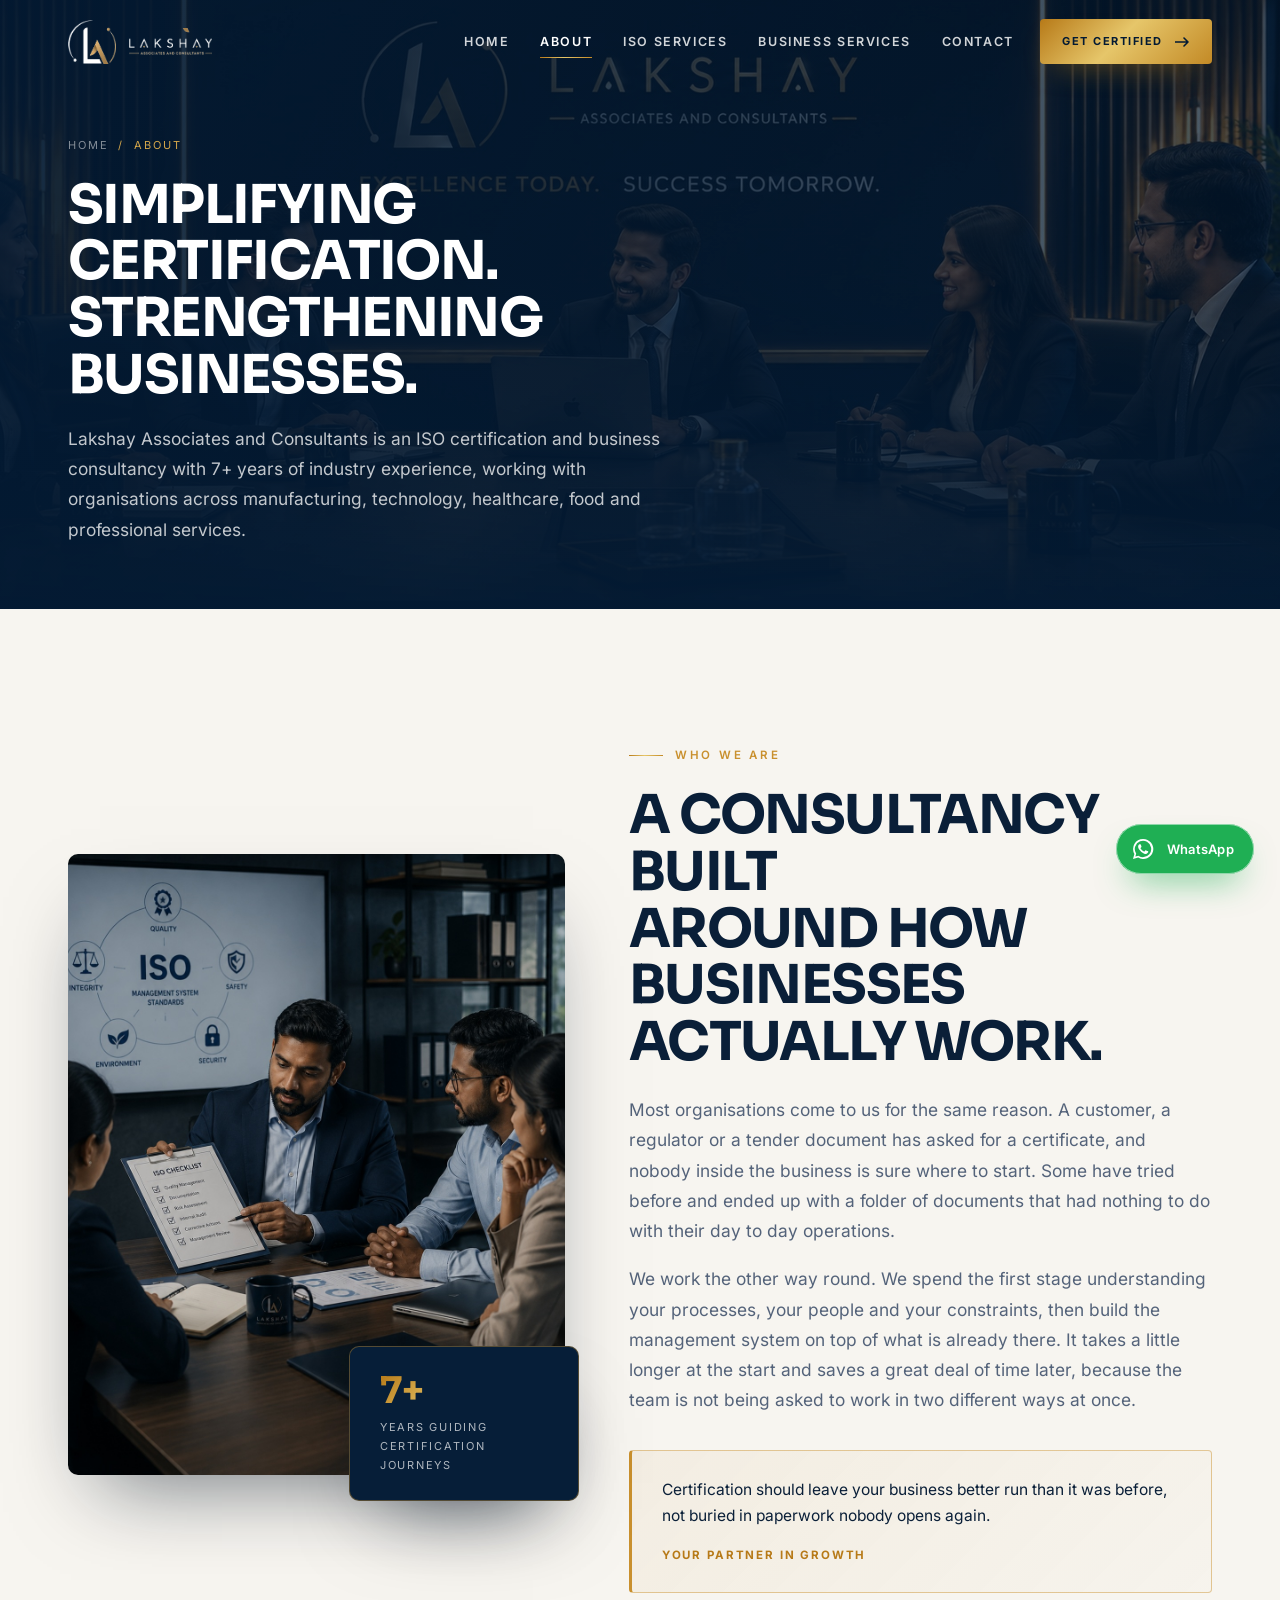
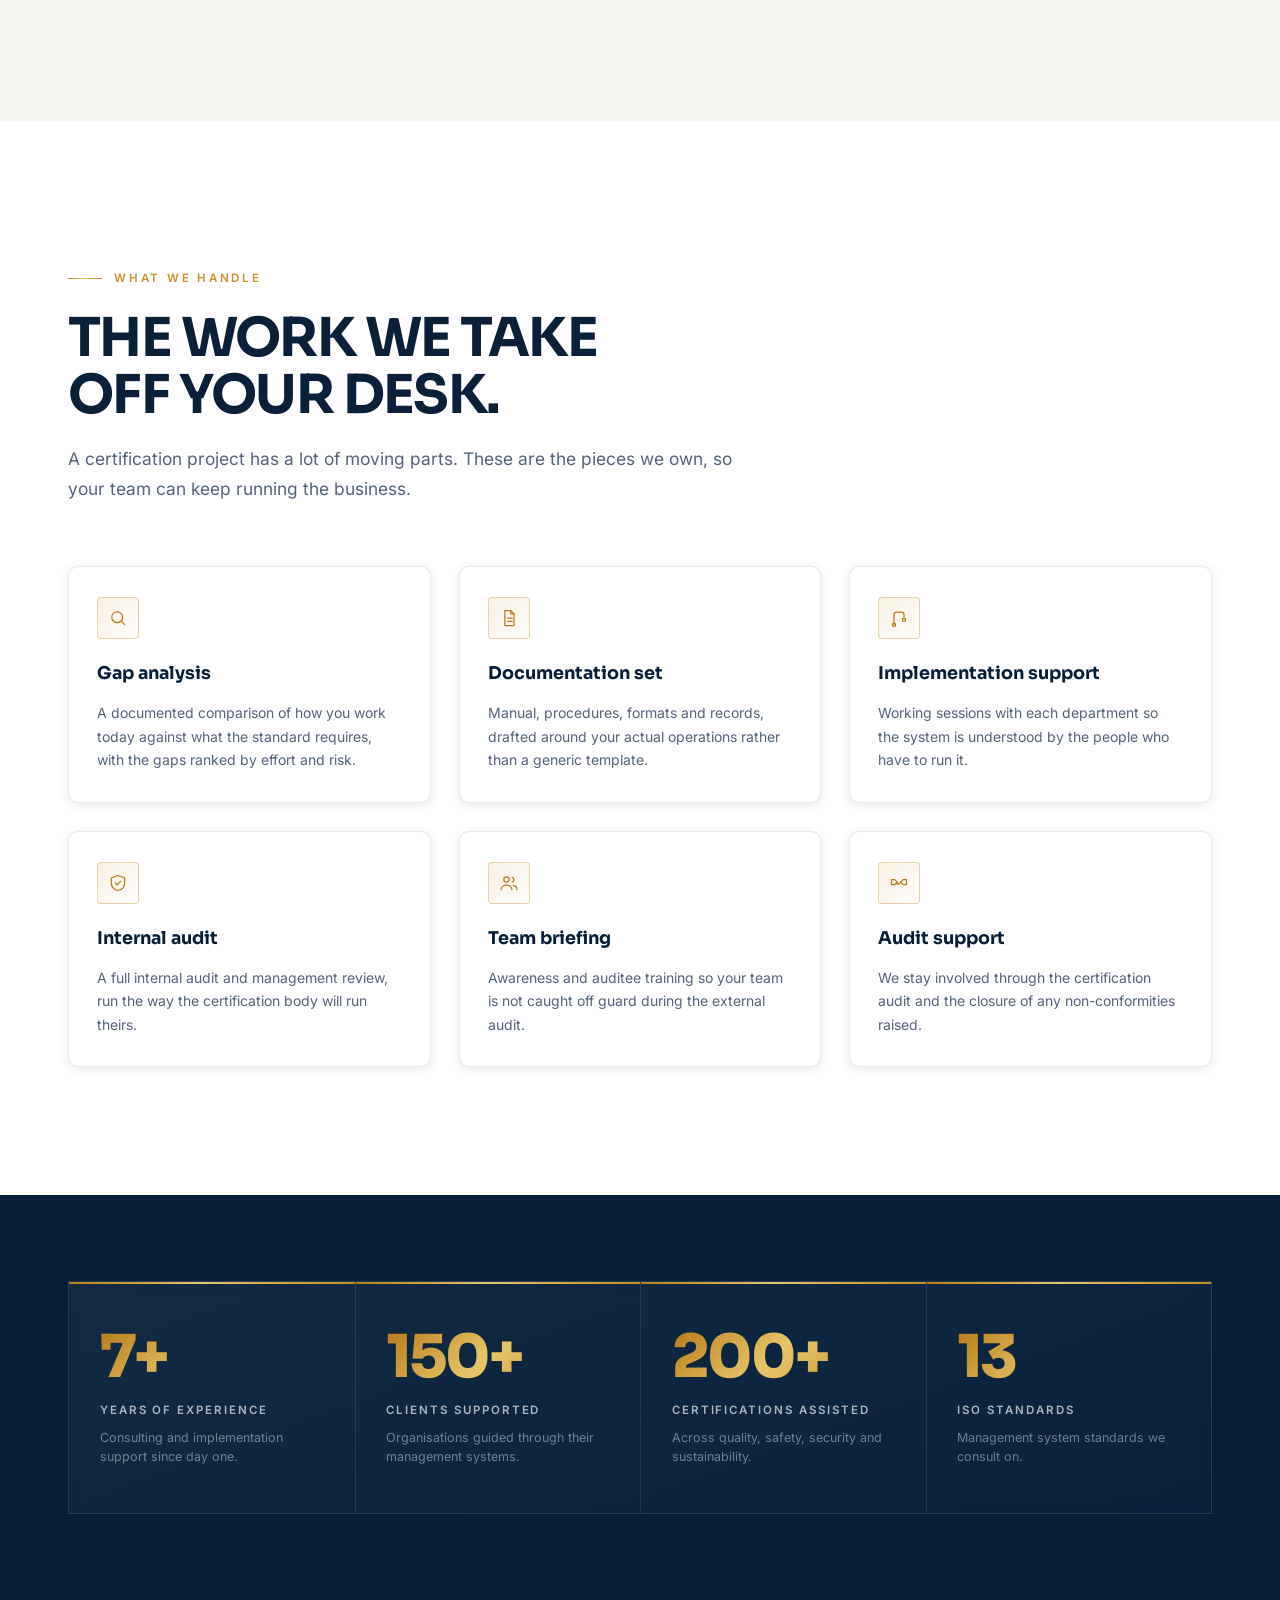
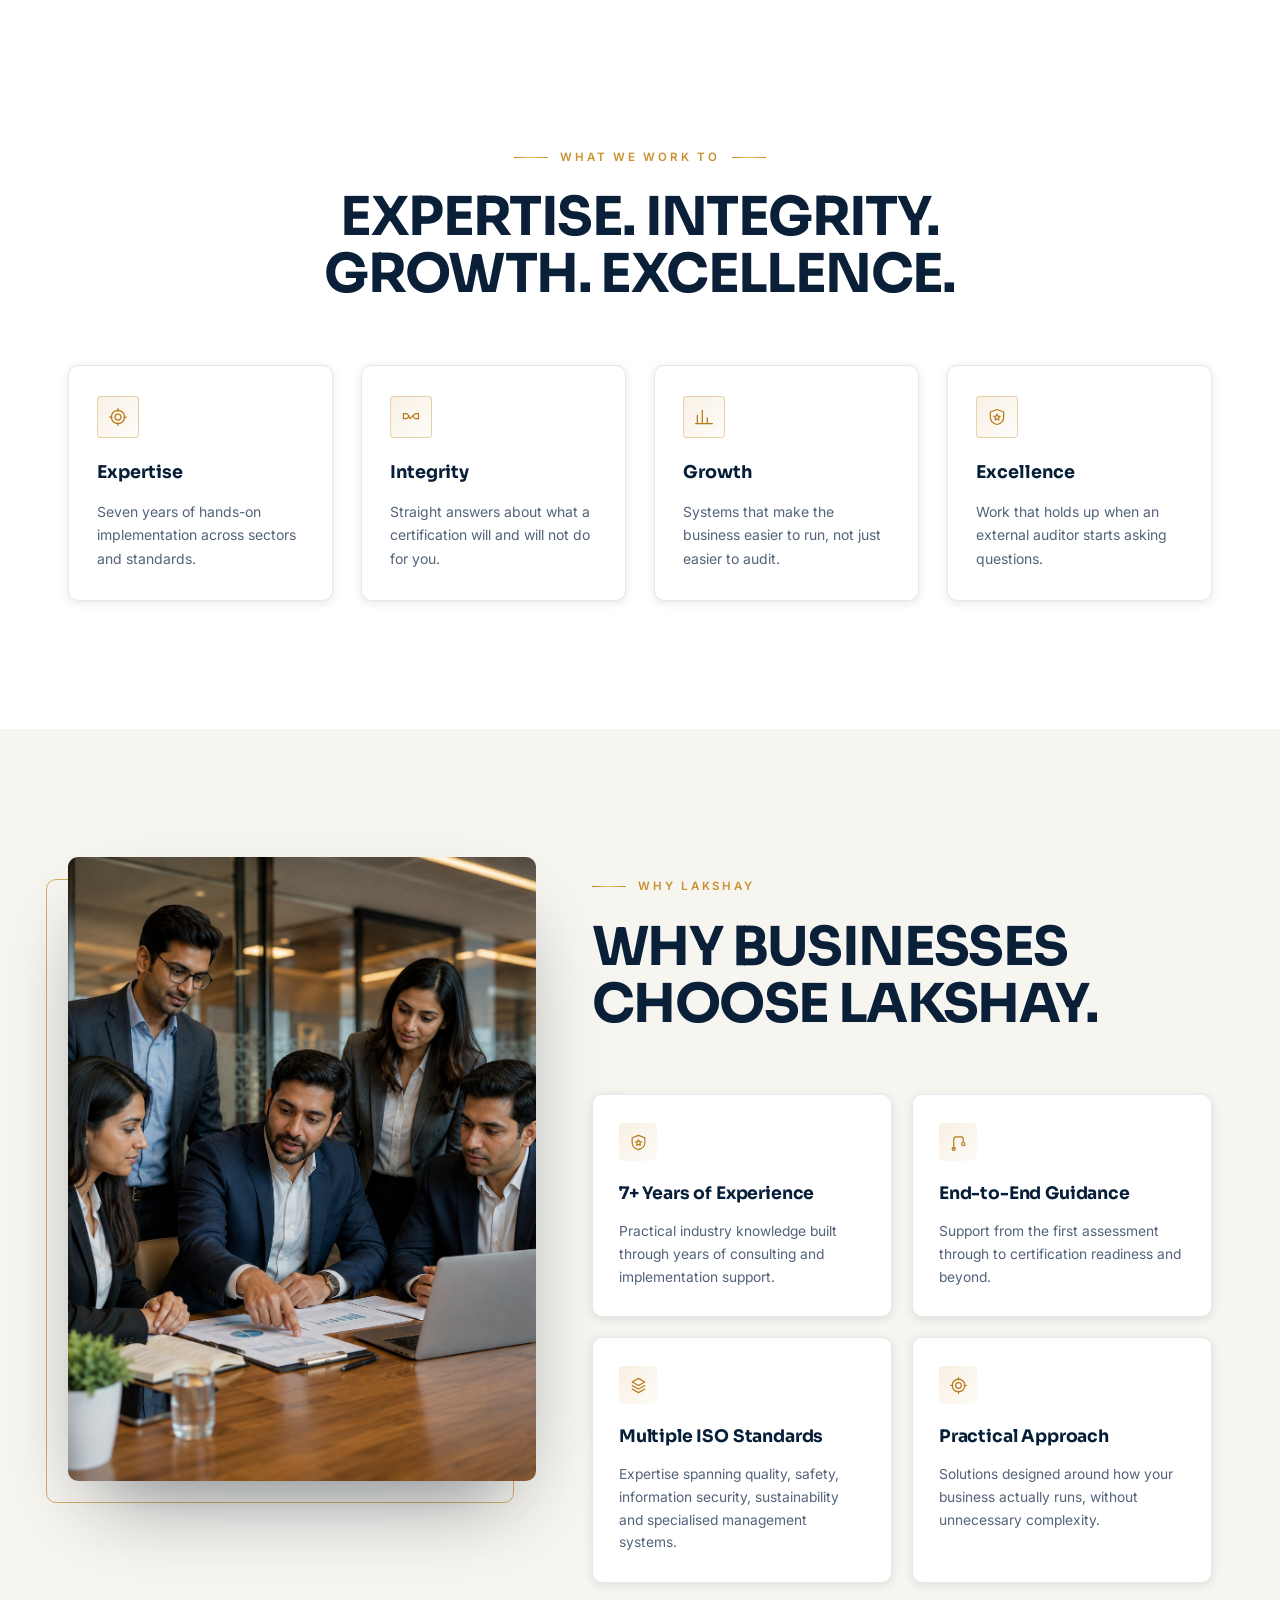
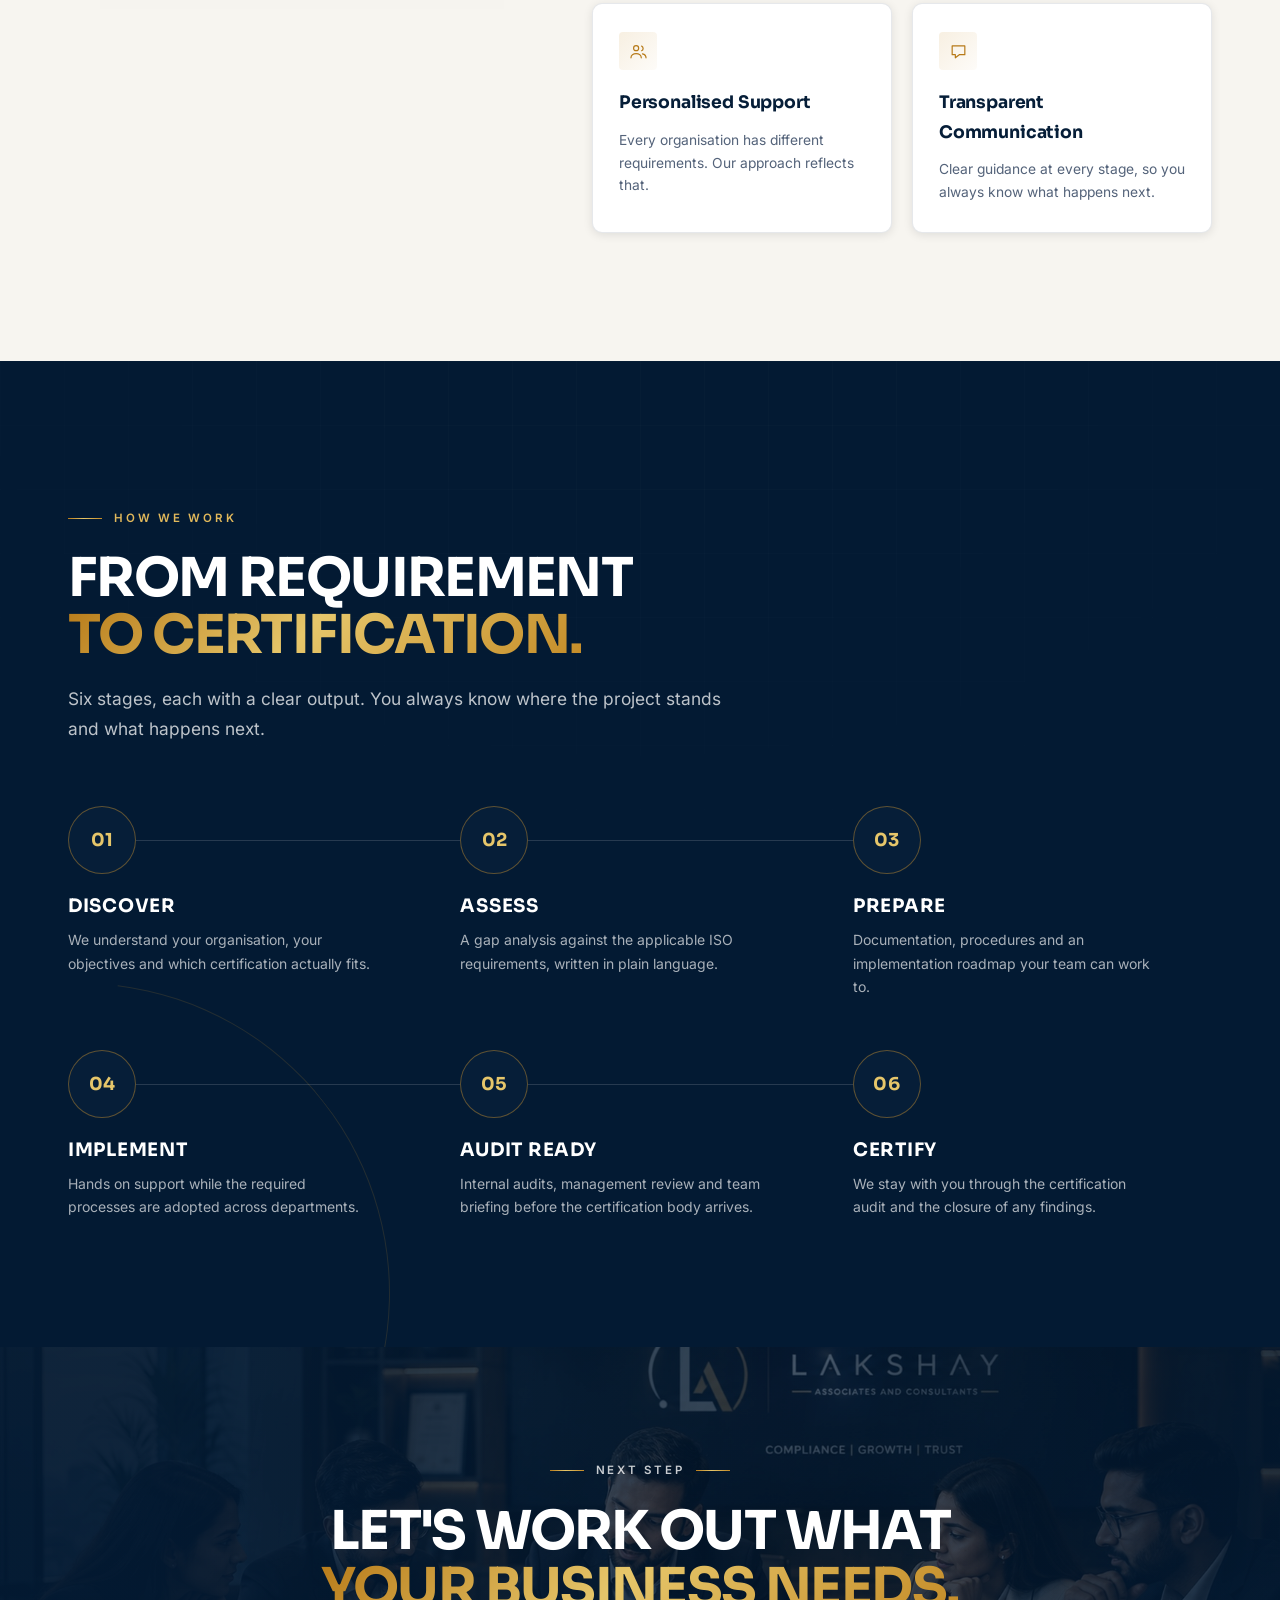
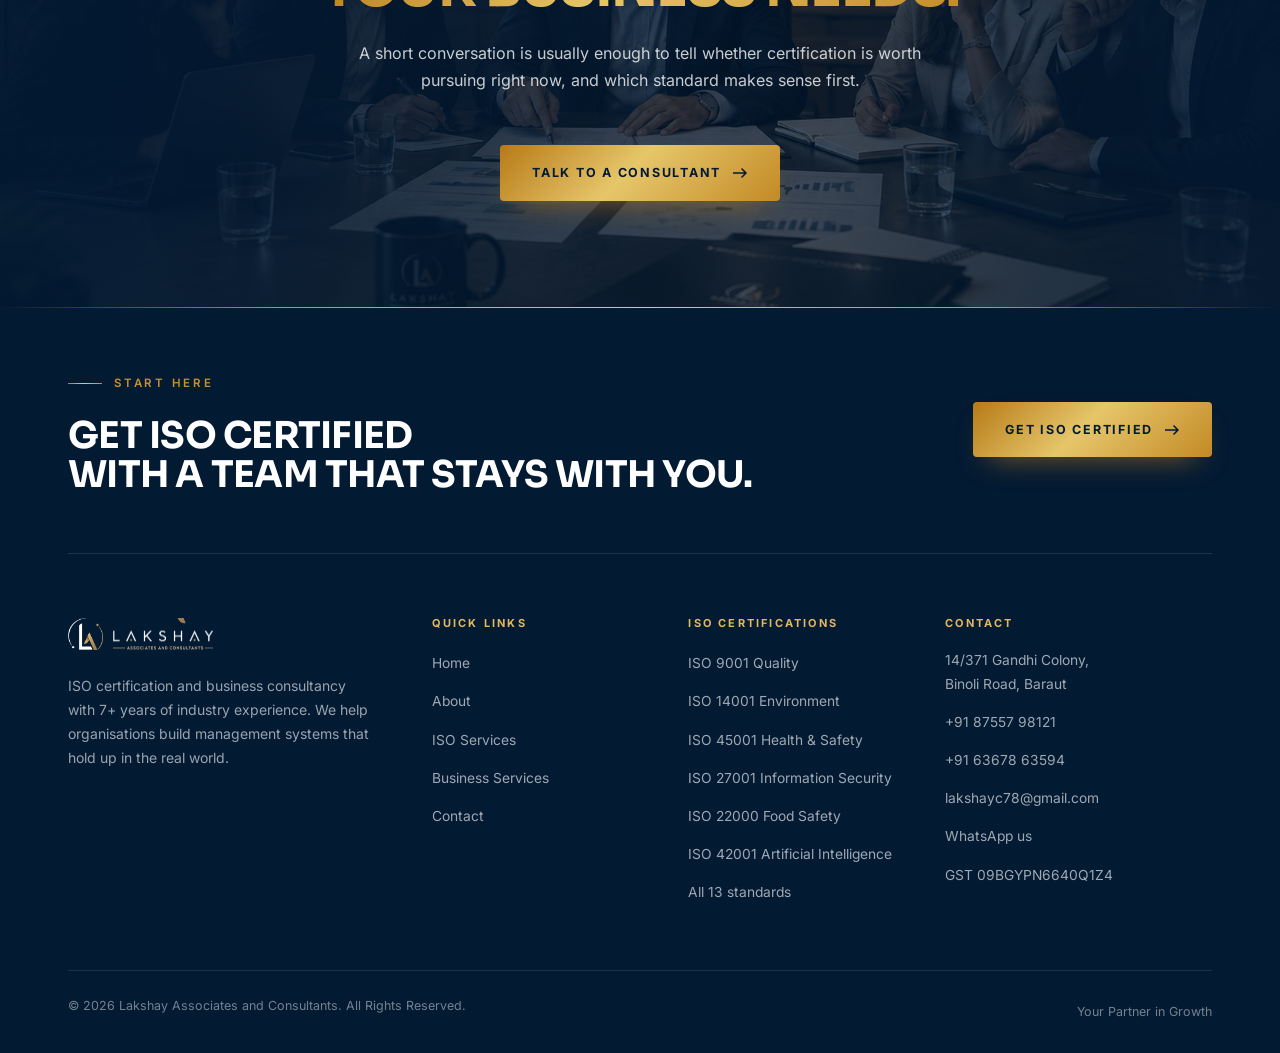
<file: about.html>
<!DOCTYPE html>
<html lang="en">
<head>
<meta charset="utf-8">
<meta name="viewport" content="width=device-width, initial-scale=1">
<title>About Us | Lakshay Associates and Consultants</title>
<meta name="description" content="Lakshay Associates and Consultants is an ISO certification consultancy with 7+ years of experience helping organisations build management systems that work in practice.">
<meta name="keywords" content="about ISO consultant, ISO certification consultancy India, management system consultant">
<meta name="theme-color" content="#061E38">
<meta name="robots" content="index, follow">

<!-- Open Graph. Replace SITE_URL below with the live domain after publishing. -->
<meta property="og:type" content="website">
<meta property="og:site_name" content="Lakshay Associates and Consultants">
<meta property="og:title" content="About Us | Lakshay Associates and Consultants">
<meta property="og:description" content="Lakshay Associates and Consultants is an ISO certification consultancy with 7+ years of experience helping organisations build management systems that work in practice.">
<meta property="og:image" content="assets/img/lakshay-logo.png">
<meta name="twitter:card" content="summary_large_image">
<meta name="twitter:title" content="About Us | Lakshay Associates and Consultants">
<meta name="twitter:description" content="Lakshay Associates and Consultants is an ISO certification consultancy with 7+ years of experience helping organisations build management systems that work in practice.">

<link rel="icon" href="assets/img/favicon.png" type="image/png">
<link rel="apple-touch-icon" href="assets/img/favicon.png">
<link rel="preload" href="assets/fonts/sora-latin-wght-normal.woff2" as="font" type="font/woff2" crossorigin>
<link rel="preload" href="assets/fonts/inter-latin-wght-normal.woff2" as="font" type="font/woff2" crossorigin>
<link rel="stylesheet" href="assets/css/style.css">
<script type="application/ld+json">{
    "@context":"https://schema.org",
    "@type":"ProfessionalService",
    "name":"Lakshay Associates and Consultants",
    "description":"ISO certification consultancy and business consulting services. Support across 13 ISO management system standards.",
    "image":"assets/img/lakshay-logo.png",
    "telephone":["+918755798121","+916367863594"],
    "email":"lakshayc78@gmail.com",
    "address":{
      "@type":"PostalAddress",
      "streetAddress":"14/371 Gandhi Colony, Binoli Road",
      "addressLocality":"Baraut",
      "addressCountry":"IN"
    },
    "areaServed":"IN",
    "knowsAbout":["ISO 9001","ISO 14001","ISO 45001","ISO 27001","ISO 22000","ISO 42001","ISO 13485","ISO 50001","ISO 22301","ISO 41001","ISO 37001","ISO 27701","ISO 20000-1"]
  }</script>
</head>
<body class="page-about">
<a class="skip-link" href="#main">Skip to main content</a>

<header class="site-header">
  <div class="container">
    <a class="brand" href="index.html" aria-label="Lakshay Associates and Consultants, home">
      <img class="brand__mark" src="assets/img/lakshay-mark-light.png" alt="" width="469" height="430">
      <img class="brand__word" src="assets/img/lakshay-wordmark-light.png" alt="Lakshay Associates and Consultants" width="799" height="258">
    </a>
    <nav class="nav" aria-label="Main"><a href="index.html">Home</a><a href="about.html" aria-current="page">About</a><a href="iso-services.html">ISO Services</a><a href="business-services.html">Business Services</a><a href="contact.html">Contact</a></nav>
    <a class="btn btn--sm header-cta" href="contact.html"><span>Get Certified</span><svg class="arw" width="15" height="10" viewBox="0 0 15 10" fill="none" aria-hidden="true"><path d="M0 5h13M9 1l4 4-4 4" stroke="currentColor" stroke-width="1.6" stroke-linecap="round" stroke-linejoin="round"/></svg></a>
    <button class="nav-toggle" type="button" aria-expanded="false" aria-controls="drawer" aria-label="Open menu">
      <span></span><span></span><span></span>
    </button>
  </div>
</header>

<div class="drawer" id="drawer" aria-hidden="true">
  <nav aria-label="Mobile"><a href="index.html">Home</a><a href="about.html" aria-current="page">About</a><a href="iso-services.html">ISO Services</a><a href="business-services.html">Business Services</a><a href="contact.html">Contact</a></nav>
  <div class="drawer-foot">
    <a class="btn" href="contact.html"><span>Request a consultation</span><svg class="arw" width="15" height="10" viewBox="0 0 15 10" fill="none" aria-hidden="true"><path d="M0 5h13M9 1l4 4-4 4" stroke="currentColor" stroke-width="1.6" stroke-linecap="round" stroke-linejoin="round"/></svg></a>
    <p class="drawer-meta">Call <a href="tel:+918755798121" data-tel="1">+91 87557 98121</a><br>
    Email <a href="mailto:lakshayc78@gmail.com" data-mail>lakshayc78@gmail.com</a></p>
  </div>
</div>

<main id="main" class="page-fade">

<section class="page-head">
  <div class="page-head__media" data-parallax="0.06">
    <img src="assets/img/photos/page-header.jpg" alt="" width="2000" height="700" fetchpriority="high" decoding="async">
  </div>
  <div class="container">
    <nav class="crumbs" aria-label="Breadcrumb">
      <a href="index.html">Home</a><span>/</span><span>About</span>
    </nav>
    <h1 class="h-xl upper">Simplifying certification.<br>Strengthening businesses.</h1>
    <p class="lead">Lakshay Associates and Consultants is an ISO certification and business consultancy with 7+ years of industry experience, working with organisations across manufacturing, technology, healthcare, food and professional services.</p>
  </div>
</section>

  <section class="section band-ivory">
    <div class="container">
      <div class="split split--wide-r">
        <div class="about__media" data-reveal="left">
          <div class="frame-img">
            <img src="assets/img/photos/about.jpg" alt="Consultant reviewing management system documentation" width="1200" height="1400" loading="lazy" decoding="async">
          </div>
          <div class="about__chip">
            <b>7+</b>
            <span>Years guiding certification journeys</span>
          </div>
        </div>
        <div data-reveal="right">
          <p class="eyebrow">Who we are</p>
          <h2 class="h-xl upper">A consultancy built<br>around how businesses<br>actually work.</h2>
          <p class="lead" style="margin-top:24px">Most organisations come to us for the same reason. A customer, a regulator or a tender document has asked for a certificate, and nobody inside the business is sure where to start. Some have tried before and ended up with a folder of documents that had nothing to do with their day to day operations.</p>
          <p class="lead" style="margin-top:16px">We work the other way round. We spend the first stage understanding your processes, your people and your constraints, then build the management system on top of what is already there. It takes a little longer at the start and saves a great deal of time later, because the team is not being asked to work in two different ways at once.</p>
          <div class="quote-box">
            <p>Certification should leave your business better run than it was before, not buried in paperwork nobody opens again.</p>
            <b>Your Partner in Growth</b>
          </div>
        </div>
      </div>
    </div>
  </section>

  <section class="section band-white">
    <div class="container">
      <div class="section-head" data-reveal>
        <p class="eyebrow">What we handle</p>
        <h2 class="h-xl upper">The work we take<br>off your desk.</h2>
        <p class="lead">A certification project has a lot of moving parts. These are the pieces we own, so your team can keep running the business.</p>
      </div>
      <div class="grid g-3" data-stagger="0.07">
        
        <article class="info-card">
          <i><svg viewBox="0 0 24 24" fill="none" stroke="currentColor" stroke-width="1.5" stroke-linecap="round" stroke-linejoin="round" aria-hidden="true" focusable="false"><circle cx="11" cy="11" r="6.5"/><path d="m16 16 4 4"/></svg></i>
          <b>Gap analysis</b>
          <p>A documented comparison of how you work today against what the standard requires, with the gaps ranked by effort and risk.</p>
        </article>
        <article class="info-card">
          <i><svg viewBox="0 0 24 24" fill="none" stroke="currentColor" stroke-width="1.5" stroke-linecap="round" stroke-linejoin="round" aria-hidden="true" focusable="false"><path d="M7 3h7l4 4v14H7z"/><path d="M14 3v4h4"/><path d="M10 12h6M10 16h6"/></svg></i>
          <b>Documentation set</b>
          <p>Manual, procedures, formats and records, drafted around your actual operations rather than a generic template.</p>
        </article>
        <article class="info-card">
          <i><svg viewBox="0 0 24 24" fill="none" stroke="currentColor" stroke-width="1.5" stroke-linecap="round" stroke-linejoin="round" aria-hidden="true" focusable="false"><path d="M6 20V8a3 3 0 0 1 3-3h6a3 3 0 0 1 3 3v3"/><circle cx="6" cy="20" r="2"/><circle cx="18" cy="14" r="2"/></svg></i>
          <b>Implementation support</b>
          <p>Working sessions with each department so the system is understood by the people who have to run it.</p>
        </article>
        <article class="info-card">
          <i><svg viewBox="0 0 24 24" fill="none" stroke="currentColor" stroke-width="1.5" stroke-linecap="round" stroke-linejoin="round" aria-hidden="true" focusable="false"><path d="M12 3 4 6v6c0 4.5 3.4 7.9 8 9 4.6-1.1 8-4.5 8-9V6l-8-3Z"/><path d="m8.8 12 2.2 2.2 4.4-4.4"/></svg></i>
          <b>Internal audit</b>
          <p>A full internal audit and management review, run the way the certification body will run theirs.</p>
        </article>
        <article class="info-card">
          <i><svg viewBox="0 0 24 24" fill="none" stroke="currentColor" stroke-width="1.5" stroke-linecap="round" stroke-linejoin="round" aria-hidden="true" focusable="false"><path d="M9 11a3.2 3.2 0 1 0 0-6.4A3.2 3.2 0 0 0 9 11Z"/><path d="M2.5 20c0-3.2 2.9-5.4 6.5-5.4S15.5 16.8 15.5 20"/><path d="M16 5.2A3.2 3.2 0 0 1 16 11"/><path d="M17 14.9c2.7.5 4.5 2.4 4.5 5.1"/></svg></i>
          <b>Team briefing</b>
          <p>Awareness and auditee training so your team is not caught off guard during the external audit.</p>
        </article>
        <article class="info-card">
          <i><svg viewBox="0 0 24 24" fill="none" stroke="currentColor" stroke-width="1.5" stroke-linecap="round" stroke-linejoin="round" aria-hidden="true" focusable="false"><path d="m9 12 2 2 4-4"/><path d="M3 8h4l3 3-3 3H3z"/><path d="M21 8h-4l-3 3 3 3h4z"/></svg></i>
          <b>Audit support</b>
          <p>We stay involved through the certification audit and the closure of any non-conformities raised.</p>
        </article>
      </div>
    </div>
  </section>


<section class="stats section section--tight" aria-label="Lakshay at a glance">
  <div class="container">
    <div class="stats__grid" data-reveal>
      <div class="stat">
        <b data-count="7" data-suffix="+">7+</b>
        <span>Years of Experience</span>
        <small>Consulting and implementation support since day one.</small>
      </div>
      <div class="stat">
        <b data-count="150" data-suffix="+">150+</b>
        <span>Clients Supported</span>
        <small>Organisations guided through their management systems.</small>
      </div>
      <div class="stat">
        <b data-count="200" data-suffix="+">200+</b>
        <span>Certifications Assisted</span>
        <small>Across quality, safety, security and sustainability.</small>
      </div>
      <div class="stat">
        <b data-count="13" data-suffix="">13</b>
        <span>ISO Standards</span>
        <small>Management system standards we consult on.</small>
      </div>
    </div>
  </div>
</section>


<section class="section band-white">
  <div class="container">
    <div class="section-head section-head--center" data-reveal>
      <p class="eyebrow eyebrow--center">What we work to</p>
      <h2 class="h-xl upper">Expertise. Integrity.<br>Growth. Excellence.</h2>
    </div>
    <div class="grid g-4" data-stagger="0.08">
      <article class="info-card">
        <i><svg viewBox="0 0 24 24" fill="none" stroke="currentColor" stroke-width="1.5" stroke-linecap="round" stroke-linejoin="round" aria-hidden="true" focusable="false"><circle cx="12" cy="12" r="8"/><circle cx="12" cy="12" r="3.6"/><path d="M12 2v3M12 19v3M2 12h3M19 12h3"/></svg></i>
        <b>Expertise</b>
        <p>Seven years of hands-on implementation across sectors and standards.</p>
      </article>
      <article class="info-card">
        <i><svg viewBox="0 0 24 24" fill="none" stroke="currentColor" stroke-width="1.5" stroke-linecap="round" stroke-linejoin="round" aria-hidden="true" focusable="false"><path d="m9 12 2 2 4-4"/><path d="M3 8h4l3 3-3 3H3z"/><path d="M21 8h-4l-3 3 3 3h4z"/></svg></i>
        <b>Integrity</b>
        <p>Straight answers about what a certification will and will not do for you.</p>
      </article>
      <article class="info-card">
        <i><svg viewBox="0 0 24 24" fill="none" stroke="currentColor" stroke-width="1.5" stroke-linecap="round" stroke-linejoin="round" aria-hidden="true" focusable="false"><path d="M4 20V10M10 20V4M16 20v-7M22 20H2"/></svg></i>
        <b>Growth</b>
        <p>Systems that make the business easier to run, not just easier to audit.</p>
      </article>
      <article class="info-card">
        <i><svg viewBox="0 0 24 24" fill="none" stroke="currentColor" stroke-width="1.5" stroke-linecap="round" stroke-linejoin="round" aria-hidden="true" focusable="false"><path d="M12 3 4 6v6c0 4.5 3.4 7.9 8 9 4.6-1.1 8-4.5 8-9V6l-8-3Z"/><path d="m12 8.6 1.1 2.3 2.5.4-1.8 1.8.4 2.5-2.2-1.2-2.2 1.2.4-2.5-1.8-1.8 2.5-.4Z"/></svg></i>
        <b>Excellence</b>
        <p>Work that holds up when an external auditor starts asking questions.</p>
      </article></div>
  </div>
</section>

  <section class="section band-ivory">
    <div class="container">
      <div class="why">
        <div class="why__media" data-reveal="left">
          <div class="frame-img frame-img--flip">
            <img src="assets/img/photos/why-choose.jpg" alt="Management team reviewing certification progress" width="1200" height="1400" loading="lazy" decoding="async">
          </div>
        </div>
        <div>
          <div class="section-head" data-reveal>
            <p class="eyebrow">Why Lakshay</p>
            <h2 class="h-xl upper">Why businesses<br>choose Lakshay.</h2>
          </div>
          <div class="why__cards" data-stagger="0.07">
      <article class="why-card">
        <i><svg viewBox="0 0 24 24" fill="none" stroke="currentColor" stroke-width="1.5" stroke-linecap="round" stroke-linejoin="round" aria-hidden="true" focusable="false"><path d="M12 3 4 6v6c0 4.5 3.4 7.9 8 9 4.6-1.1 8-4.5 8-9V6l-8-3Z"/><path d="m12 8.6 1.1 2.3 2.5.4-1.8 1.8.4 2.5-2.2-1.2-2.2 1.2.4-2.5-1.8-1.8 2.5-.4Z"/></svg></i>
        <b>7+ Years of Experience</b>
        <p>Practical industry knowledge built through years of consulting and implementation support.</p>
      </article>
      <article class="why-card">
        <i><svg viewBox="0 0 24 24" fill="none" stroke="currentColor" stroke-width="1.5" stroke-linecap="round" stroke-linejoin="round" aria-hidden="true" focusable="false"><path d="M6 20V8a3 3 0 0 1 3-3h6a3 3 0 0 1 3 3v3"/><circle cx="6" cy="20" r="2"/><circle cx="18" cy="14" r="2"/></svg></i>
        <b>End-to-End Guidance</b>
        <p>Support from the first assessment through to certification readiness and beyond.</p>
      </article>
      <article class="why-card">
        <i><svg viewBox="0 0 24 24" fill="none" stroke="currentColor" stroke-width="1.5" stroke-linecap="round" stroke-linejoin="round" aria-hidden="true" focusable="false"><path d="m12 3 8 4.5-8 4.5-8-4.5L12 3Z"/><path d="m4 12 8 4.5 8-4.5"/><path d="m4 16.5 8 4.5 8-4.5"/></svg></i>
        <b>Multiple ISO Standards</b>
        <p>Expertise spanning quality, safety, information security, sustainability and specialised management systems.</p>
      </article>
      <article class="why-card">
        <i><svg viewBox="0 0 24 24" fill="none" stroke="currentColor" stroke-width="1.5" stroke-linecap="round" stroke-linejoin="round" aria-hidden="true" focusable="false"><circle cx="12" cy="12" r="8"/><circle cx="12" cy="12" r="3.6"/><path d="M12 2v3M12 19v3M2 12h3M19 12h3"/></svg></i>
        <b>Practical Approach</b>
        <p>Solutions designed around how your business actually runs, without unnecessary complexity.</p>
      </article>
      <article class="why-card">
        <i><svg viewBox="0 0 24 24" fill="none" stroke="currentColor" stroke-width="1.5" stroke-linecap="round" stroke-linejoin="round" aria-hidden="true" focusable="false"><path d="M9 11a3.2 3.2 0 1 0 0-6.4A3.2 3.2 0 0 0 9 11Z"/><path d="M2.5 20c0-3.2 2.9-5.4 6.5-5.4S15.5 16.8 15.5 20"/><path d="M16 5.2A3.2 3.2 0 0 1 16 11"/><path d="M17 14.9c2.7.5 4.5 2.4 4.5 5.1"/></svg></i>
        <b>Personalised Support</b>
        <p>Every organisation has different requirements. Our approach reflects that.</p>
      </article>
      <article class="why-card">
        <i><svg viewBox="0 0 24 24" fill="none" stroke="currentColor" stroke-width="1.5" stroke-linecap="round" stroke-linejoin="round" aria-hidden="true" focusable="false"><path d="M20 5H4v11h4v4l5-4h7z"/></svg></i>
        <b>Transparent Communication</b>
        <p>Clear guidance at every stage, so you always know what happens next.</p>
      </article></div>
        </div>
      </div>
    </div>
  </section>


<section class="section band-navy-deep on-navy process">
  <span class="arc-deco arc-deco--bl" aria-hidden="true"></span>
  <div class="container">
      <div class="section-head" data-reveal>
        <p class="eyebrow">How we work</p>
        <h2 class="h-xl upper">From requirement<br><span class="gold-text">to certification.</span></h2>
        <p class="lead">Six stages, each with a clear output. You always know where the project stands and what happens next.</p>
      </div>
    <div class="process__track">
        <div class="process__row" data-stagger="0.09">
          <div class="process__line" aria-hidden="true"><i></i></div>
          <div class="step">
            <div class="step__no">01</div>
            <h3>Discover</h3>
            <p>We understand your organisation, your objectives and which certification actually fits.</p>
          </div>
          <div class="step">
            <div class="step__no">02</div>
            <h3>Assess</h3>
            <p>A gap analysis against the applicable ISO requirements, written in plain language.</p>
          </div>
          <div class="step">
            <div class="step__no">03</div>
            <h3>Prepare</h3>
            <p>Documentation, procedures and an implementation roadmap your team can work to.</p>
          </div>
        </div>
        <div class="process__row" data-stagger="0.09">
          <div class="process__line" aria-hidden="true"><i></i></div>
          <div class="step">
            <div class="step__no">04</div>
            <h3>Implement</h3>
            <p>Hands on support while the required processes are adopted across departments.</p>
          </div>
          <div class="step">
            <div class="step__no">05</div>
            <h3>Audit Ready</h3>
            <p>Internal audits, management review and team briefing before the certification body arrives.</p>
          </div>
          <div class="step">
            <div class="step__no">06</div>
            <h3>Certify</h3>
            <p>We stay with you through the certification audit and the closure of any findings.</p>
          </div>
        </div>
    </div>
  </div>
</section>


<section class="cta-band">
  <div class="cta-band__media" data-parallax="0.08">
    <img src="assets/img/photos/cta-band.jpg" alt="Industrial quality and compliance environment" width="2000" height="1000" loading="lazy" decoding="async">
  </div>
  <div class="container">
    <div data-reveal>
      <p class="eyebrow eyebrow--center">Next step</p>
      <h2 class="h-xl upper">Let's work out what<br><span class="gold-text">your business needs.</span></h2>
      <p>A short conversation is usually enough to tell whether certification is worth pursuing right now, and which standard makes sense first.</p>
      <a class="btn" href="contact.html"><span>Talk to a consultant</span><svg class="arw" width="15" height="10" viewBox="0 0 15 10" fill="none" aria-hidden="true"><path d="M0 5h13M9 1l4 4-4 4" stroke="currentColor" stroke-width="1.6" stroke-linecap="round" stroke-linejoin="round"/></svg></a>
    </div>
  </div>
</section>

</main>

<footer class="site-footer">
  <div class="container">

    <div class="footer-cta">
      <div>
        <p class="eyebrow">Start here</p>
        <h2 class="upper">Get ISO certified<br>with a team that stays with you.</h2>
      </div>
      <a class="btn" href="contact.html"><span>Get ISO Certified</span><svg class="arw" width="15" height="10" viewBox="0 0 15 10" fill="none" aria-hidden="true"><path d="M0 5h13M9 1l4 4-4 4" stroke="currentColor" stroke-width="1.6" stroke-linecap="round" stroke-linejoin="round"/></svg></a>
    </div>

    <div class="footer-grid">
      <div class="footer-brand">
        <div class="footer-lockup">
          <img class="brand__mark" src="assets/img/lakshay-mark-light.png" alt="" width="469" height="430" loading="lazy">
          <img class="brand__word" src="assets/img/lakshay-wordmark-light.png" alt="Lakshay Associates and Consultants" width="799" height="258" loading="lazy">
        </div>
        <p>ISO certification and business consultancy with 7+ years of industry experience. We help organisations build management systems that hold up in the real world.</p>
      </div>

      <div class="footer-col">
        <h3>Quick Links</h3>
        <ul><li><a href="index.html">Home</a></li><li><a href="about.html">About</a></li><li><a href="iso-services.html">ISO Services</a></li><li><a href="business-services.html">Business Services</a></li><li><a href="contact.html">Contact</a></li></ul>
      </div>

      <div class="footer-col">
        <h3>ISO Certifications</h3>
        <ul><li><a href="iso-services.html#iso-9001">ISO 9001 Quality</a></li><li><a href="iso-services.html#iso-14001">ISO 14001 Environment</a></li><li><a href="iso-services.html#iso-45001">ISO 45001 Health &amp; Safety</a></li><li><a href="iso-services.html#iso-27001">ISO 27001 Information Security</a></li><li><a href="iso-services.html#iso-22000">ISO 22000 Food Safety</a></li><li><a href="iso-services.html#iso-42001">ISO 42001 Artificial Intelligence</a></li><li><a href="iso-services.html">All 13 standards</a></li></ul>
      </div>

      <div class="footer-col">
        <h3>Contact</h3>
        <ul>
          <li><span>14/371 Gandhi Colony,<br>Binoli Road, Baraut</span></li>
          <li><a href="tel:+918755798121" data-tel="1">+91 87557 98121</a></li>
          <li><a href="tel:+916367863594" data-tel="2">+91 63678 63594</a></li>
          <li><a href="mailto:lakshayc78@gmail.com" data-mail>lakshayc78@gmail.com</a></li>
          <li><a href="#" data-wa>WhatsApp us</a></li>
          <li><span>GST 09BGYPN6640Q1Z4</span></li>
        </ul>
      </div>
    </div>

    <div class="footer-bottom">
      <p>&copy; <span data-year>2026</span> Lakshay Associates and Consultants. All Rights Reserved.</p>
      <p>Your Partner in Growth</p>
    </div>
  </div>
</footer>

<a class="wa-float" href="#" data-wa aria-label="Chat with Lakshay on WhatsApp">
  <svg viewBox="0 0 24 24" fill="currentColor" aria-hidden="true"><path d="M12 2a10 10 0 0 0-8.6 15L2 22l5.2-1.4A10 10 0 1 0 12 2Zm0 18.2a8.2 8.2 0 0 1-4.2-1.2l-.3-.2-3.1.8.8-3-.2-.3A8.2 8.2 0 1 1 12 20.2Zm4.5-6.1c-.2-.1-1.4-.7-1.7-.8s-.4-.1-.5.1-.6.8-.8 1-.3.2-.6.1a6.7 6.7 0 0 1-3.3-2.9c-.2-.4 0-.6.2-.8l.4-.5a1.7 1.7 0 0 0 .2-.4.5.5 0 0 0 0-.5c0-.1-.5-1.3-.7-1.8s-.4-.4-.5-.4h-.5a1 1 0 0 0-.7.3 3 3 0 0 0-.9 2.2 5.2 5.2 0 0 0 1.1 2.7 11.9 11.9 0 0 0 4.6 4 5.3 5.3 0 0 0 2.4.5 2.7 2.7 0 0 0 1.8-1.3 2.2 2.2 0 0 0 .2-1.3c-.1-.1-.3-.2-.5-.3Z"/></svg><span>WhatsApp</span>
</a>
<button class="to-top" type="button" aria-label="Back to top">
  <svg width="16" height="16" viewBox="0 0 24 24" fill="none" stroke="currentColor" stroke-width="2" stroke-linecap="round" stroke-linejoin="round" aria-hidden="true"><path d="M12 19V5M5 12l7-7 7 7"/></svg>
</button>

<script src="assets/js/config.js"></script>
<script src="assets/js/main.js"></script>
</body>
</html>
</file>
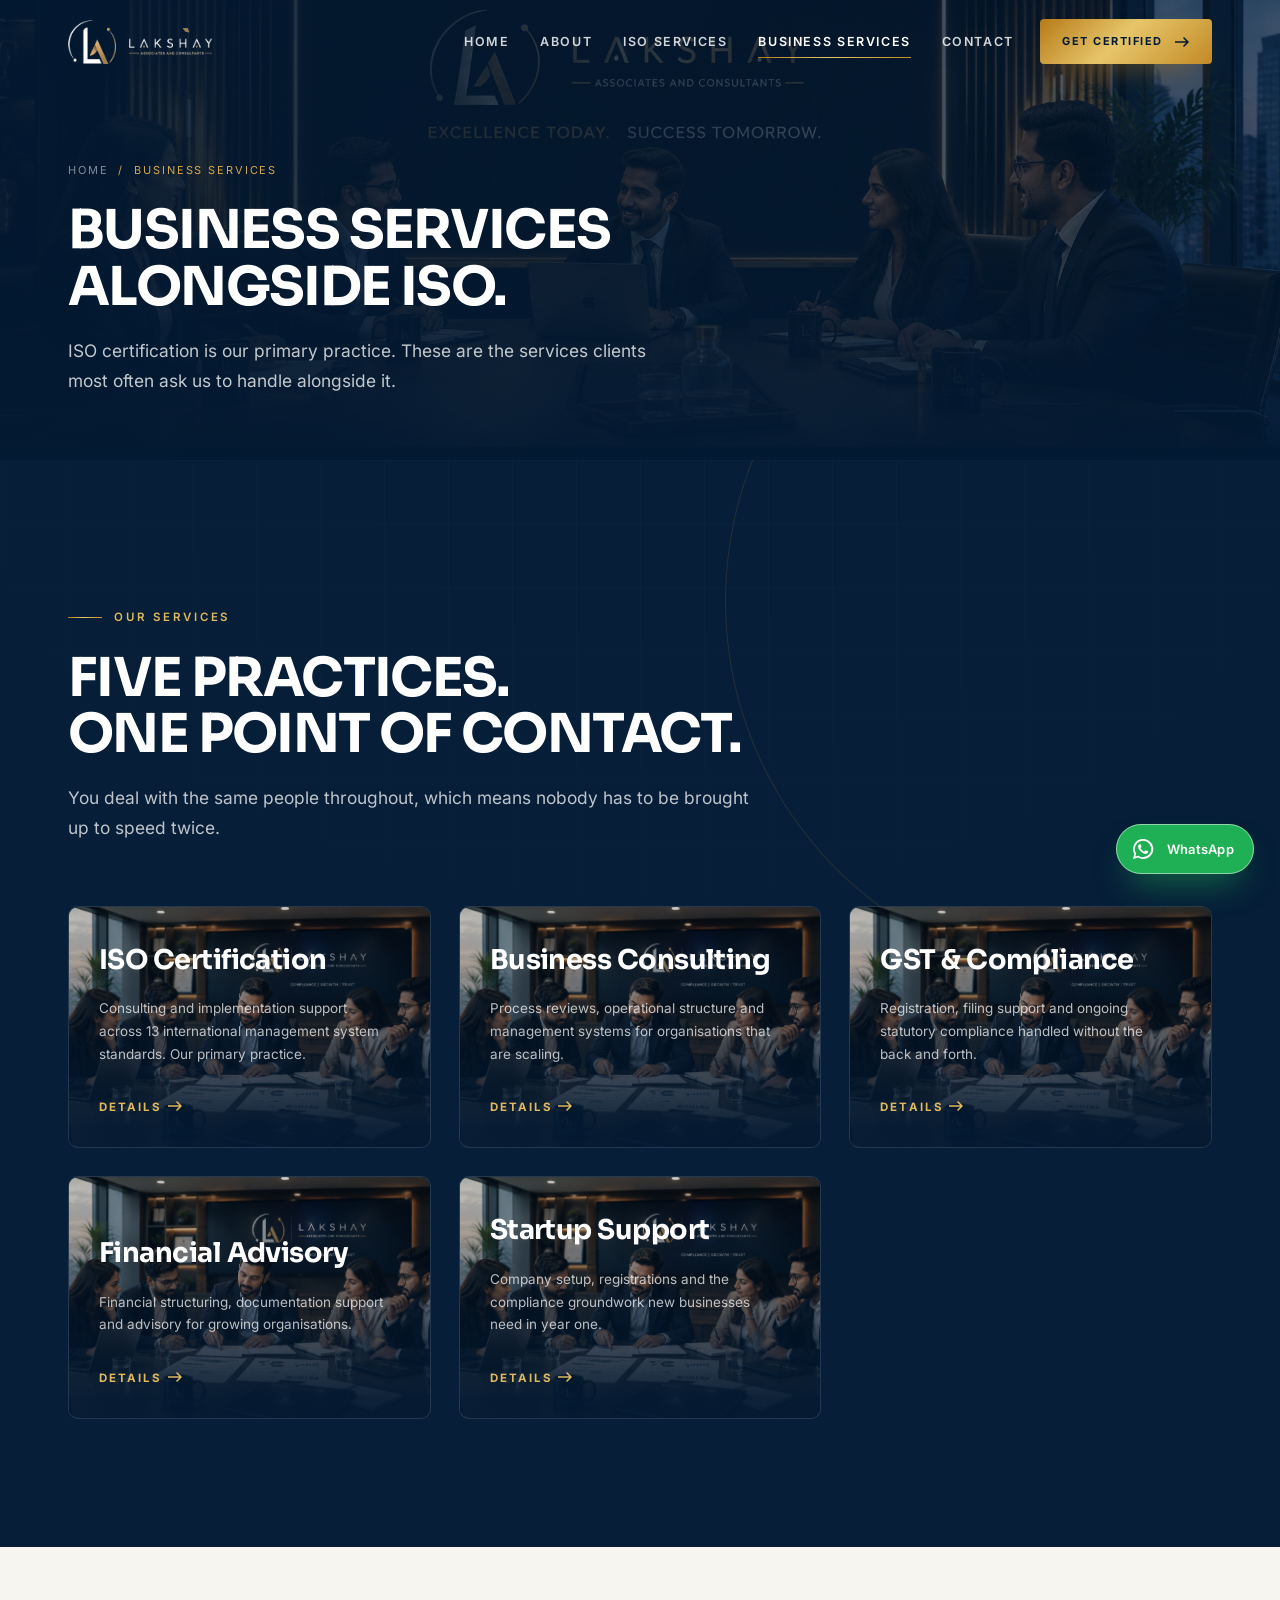
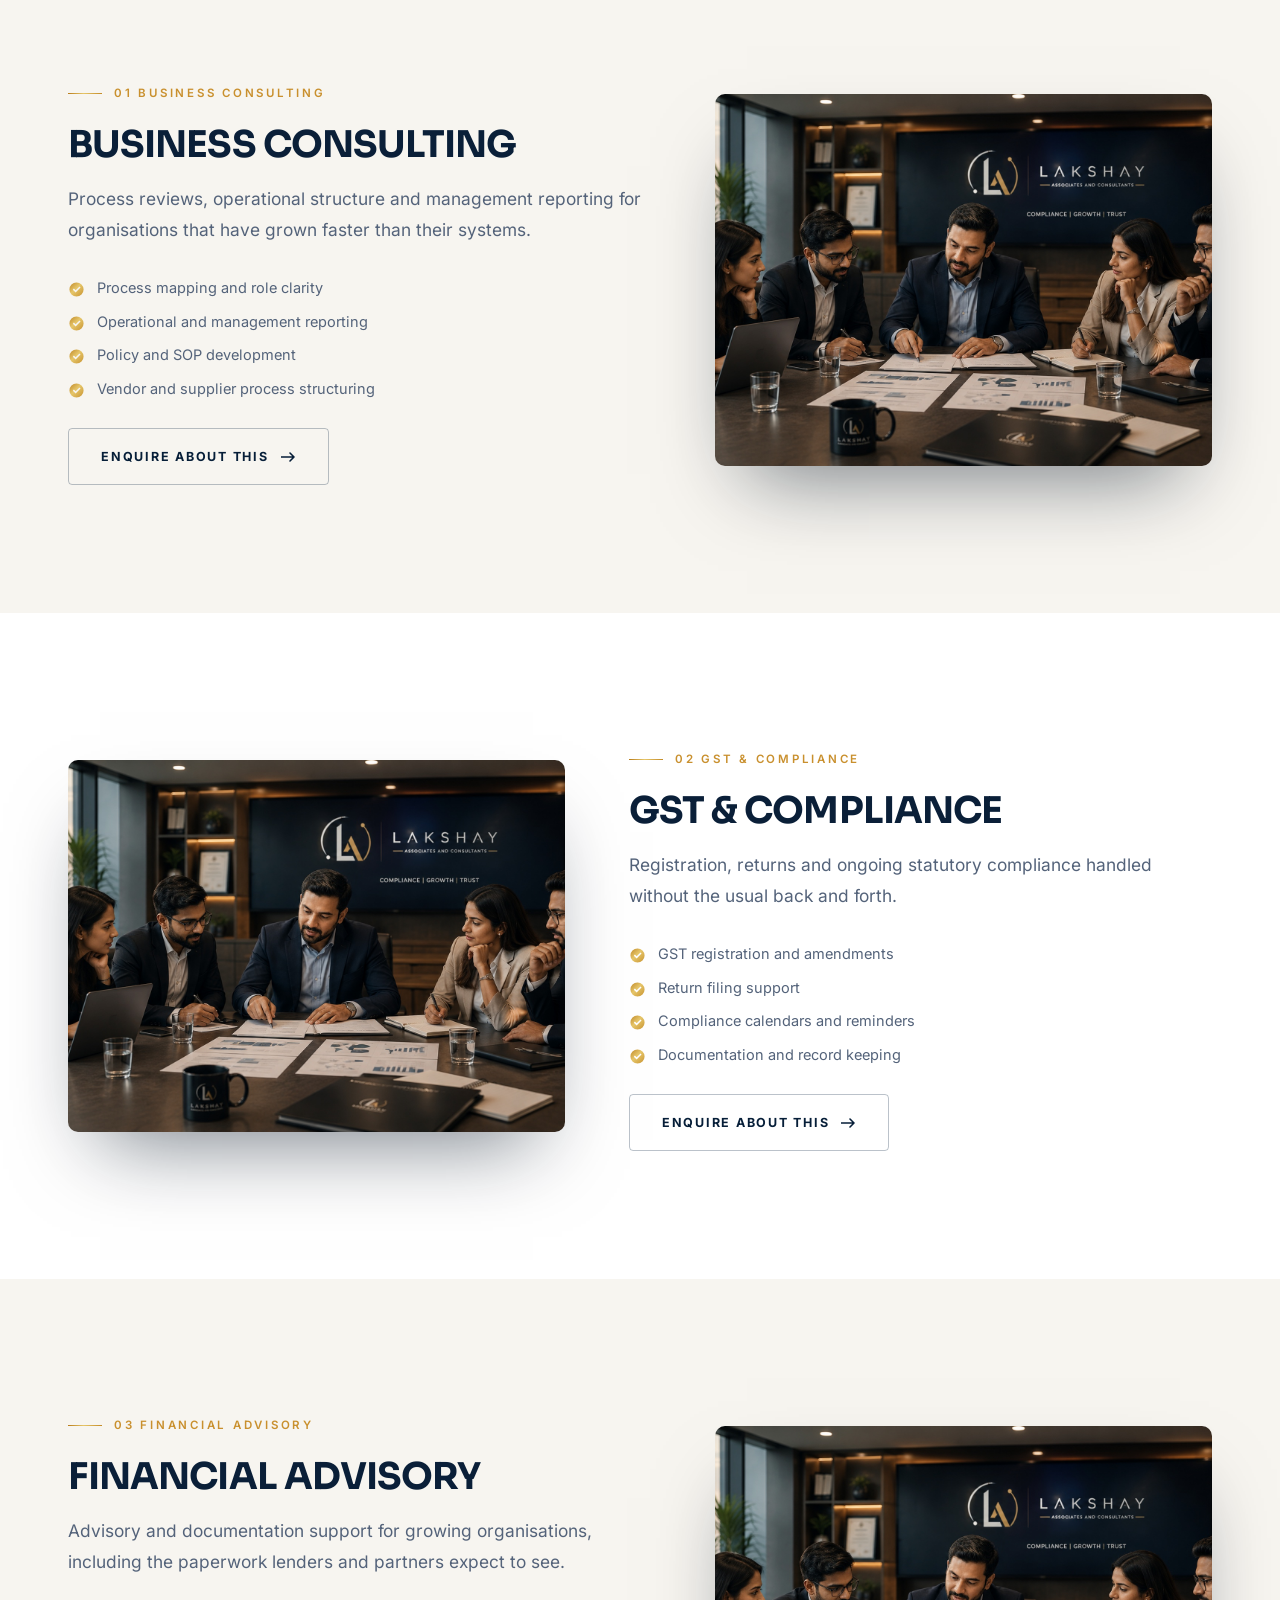
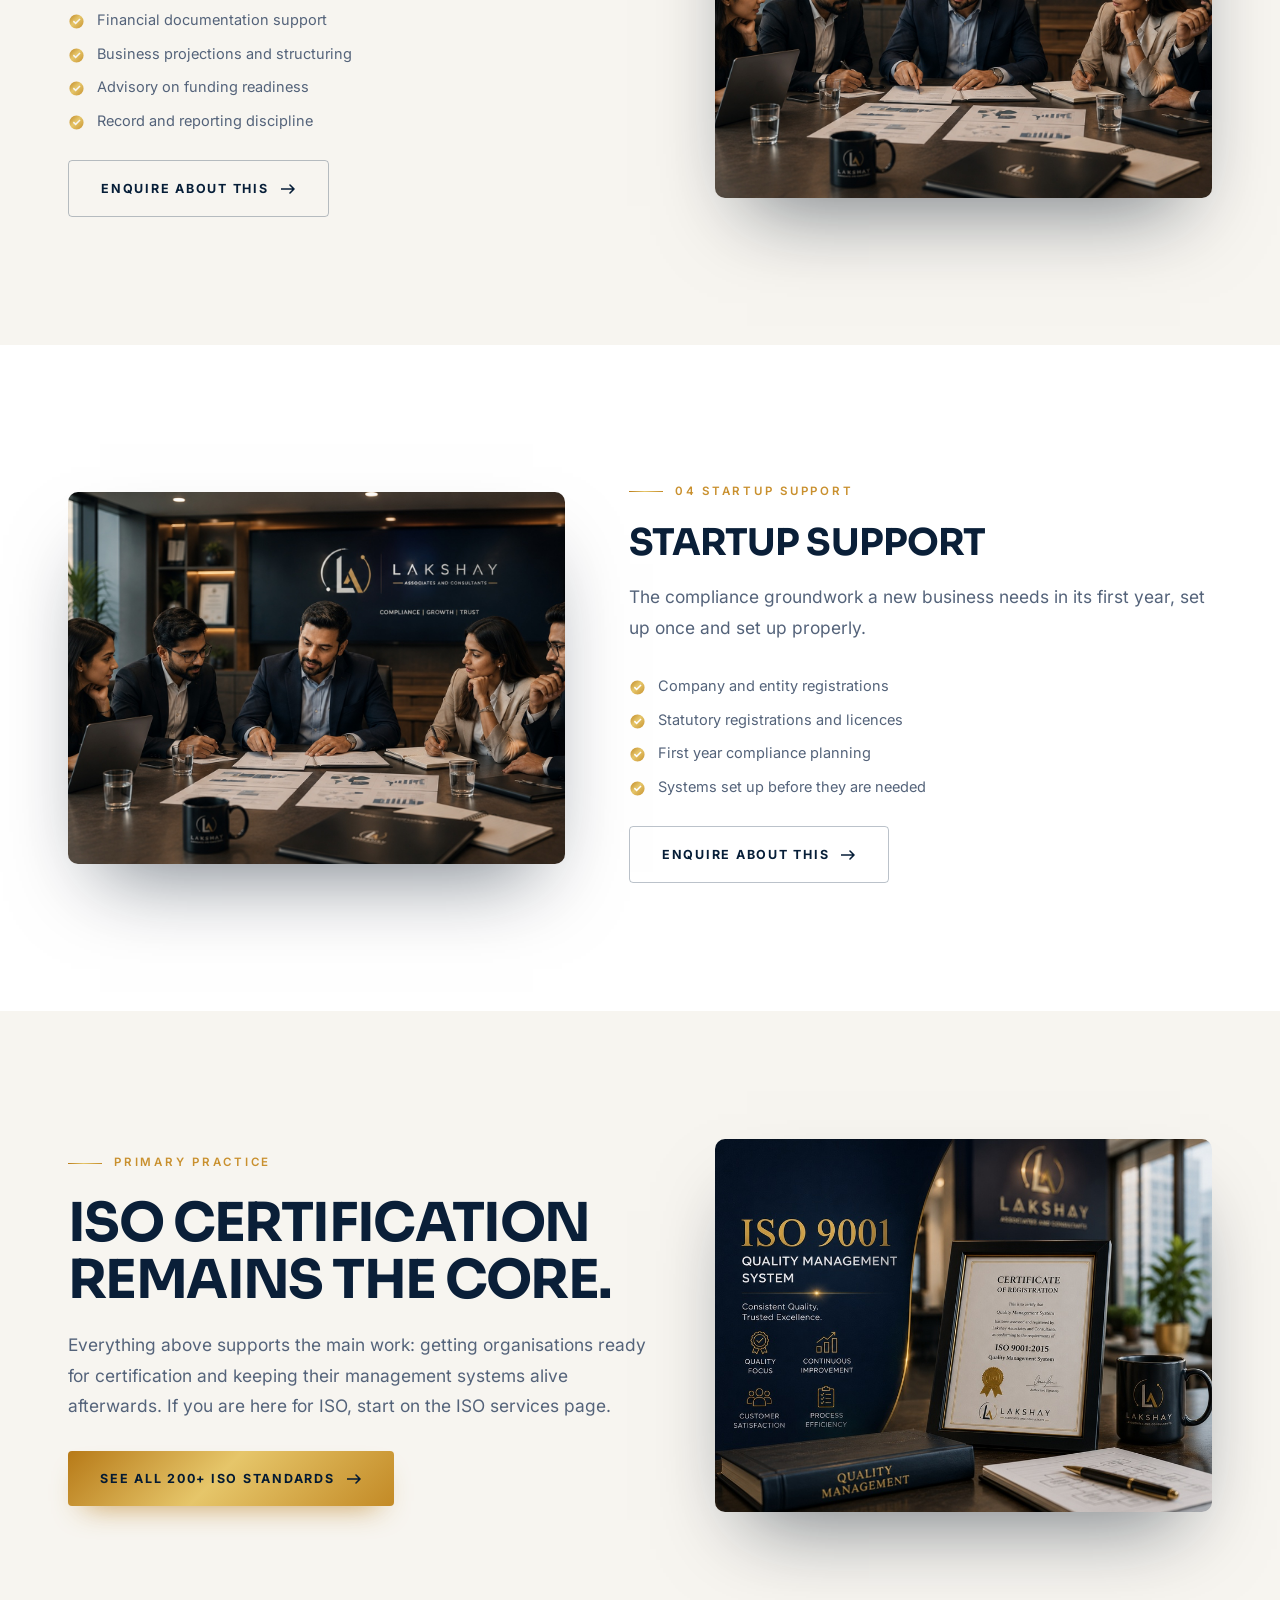
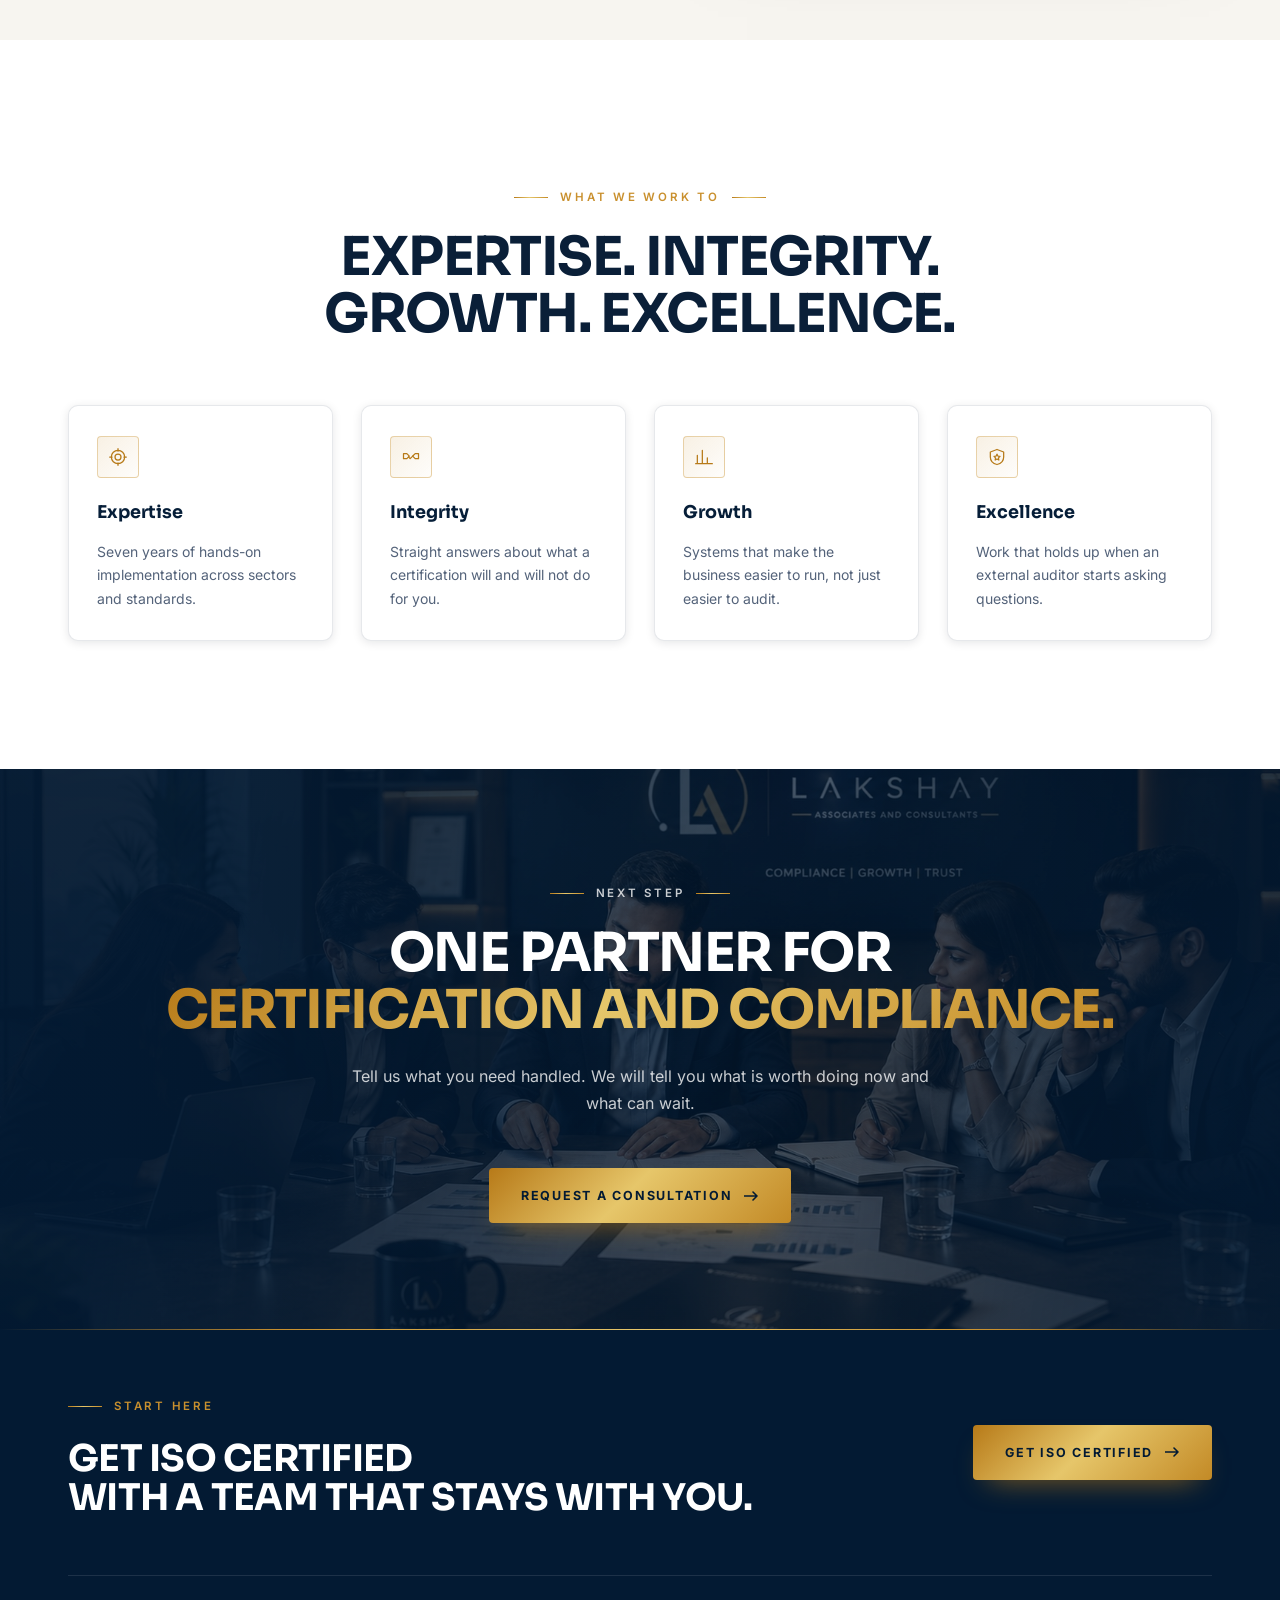
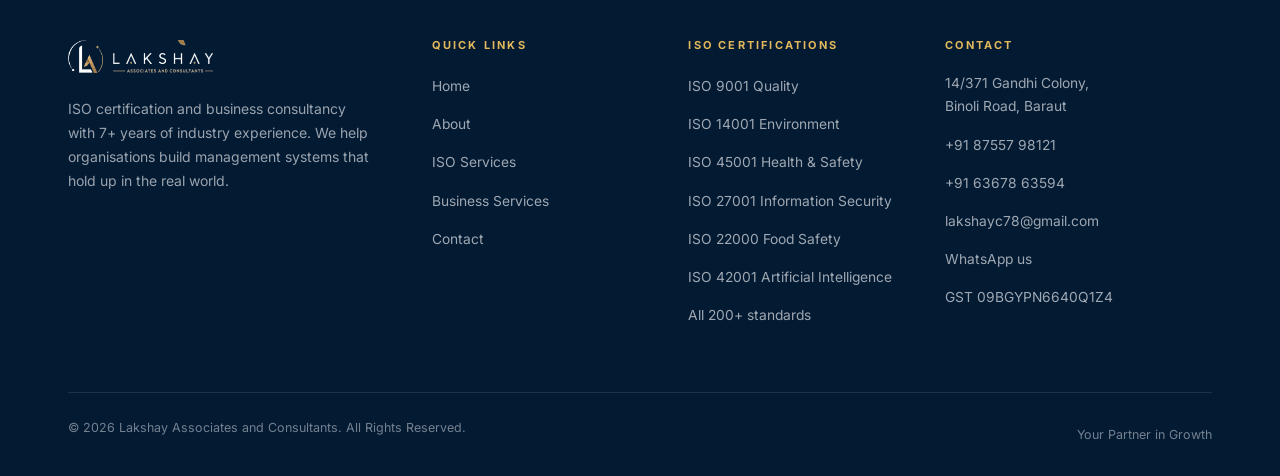
<file: business-services.html>
<!DOCTYPE html>
<html lang="en">
<head>
<meta charset="utf-8">
<meta name="viewport" content="width=device-width, initial-scale=1">
<title>Business Consulting, GST and Financial Advisory | Lakshay Associates</title>
<meta name="description" content="Business consulting, GST and compliance, financial advisory and startup support from Lakshay Associates and Consultants, alongside ISO certification services.">
<meta name="keywords" content="business consultant, GST compliance, financial advisory, startup registration support India">
<meta name="theme-color" content="#061E38">
<meta name="robots" content="index, follow">

<!-- Open Graph. Replace SITE_URL below with the live domain after publishing. -->
<meta property="og:type" content="website">
<meta property="og:site_name" content="Lakshay Associates and Consultants">
<meta property="og:title" content="Business Consulting, GST and Financial Advisory | Lakshay Associates">
<meta property="og:description" content="Business consulting, GST and compliance, financial advisory and startup support from Lakshay Associates and Consultants, alongside ISO certification services.">
<meta property="og:image" content="assets/img/lakshay-logo.png">
<meta name="twitter:card" content="summary_large_image">
<meta name="twitter:title" content="Business Consulting, GST and Financial Advisory | Lakshay Associates">
<meta name="twitter:description" content="Business consulting, GST and compliance, financial advisory and startup support from Lakshay Associates and Consultants, alongside ISO certification services.">

<link rel="icon" href="assets/img/favicon.png" type="image/png">
<link rel="apple-touch-icon" href="assets/img/favicon.png">
<link rel="preload" href="assets/fonts/sora-latin-wght-normal.woff2" as="font" type="font/woff2" crossorigin>
<link rel="preload" href="assets/fonts/inter-latin-wght-normal.woff2" as="font" type="font/woff2" crossorigin>
<link rel="stylesheet" href="assets/css/style.css">
<script type="application/ld+json">{
    "@context":"https://schema.org",
    "@type":"ProfessionalService",
    "name":"Lakshay Associates and Consultants",
    "description":"ISO certification consultancy and business consulting services. Support across 200+ ISO management system standards.",
    "image":"assets/img/lakshay-logo.png",
    "telephone":["+918755798121","+916367863594"],
    "email":"lakshayc78@gmail.com",
    "address":{
      "@type":"PostalAddress",
      "streetAddress":"14/371 Gandhi Colony, Binoli Road",
      "addressLocality":"Baraut",
      "addressCountry":"IN"
    },
    "areaServed":"IN",
    "knowsAbout":["ISO 9001","ISO 14001","ISO 45001","ISO 27001","ISO 22000","ISO 42001","ISO 13485","ISO 50001","ISO 22301","ISO 41001","ISO 37001","ISO 27701","ISO 20000-1"]
  }</script>
</head>
<body class="page-business">
<a class="skip-link" href="#main">Skip to main content</a>

<header class="site-header">
  <div class="container">
    <a class="brand" href="index.html" aria-label="Lakshay Associates and Consultants, home">
      <img class="brand__mark" src="assets/img/lakshay-mark-light.png" alt="" width="469" height="430">
      <img class="brand__word" src="assets/img/lakshay-wordmark-light.png" alt="Lakshay Associates and Consultants" width="799" height="258">
    </a>
    <nav class="nav" aria-label="Main"><a href="index.html">Home</a><a href="about.html">About</a><a href="iso-services.html">ISO Services</a><a href="business-services.html" aria-current="page">Business Services</a><a href="contact.html">Contact</a></nav>
    <a class="btn btn--sm header-cta" href="contact.html"><span>Get Certified</span><svg class="arw" width="15" height="10" viewBox="0 0 15 10" fill="none" aria-hidden="true"><path d="M0 5h13M9 1l4 4-4 4" stroke="currentColor" stroke-width="1.6" stroke-linecap="round" stroke-linejoin="round"/></svg></a>
    <button class="nav-toggle" type="button" aria-expanded="false" aria-controls="drawer" aria-label="Open menu">
      <span></span><span></span><span></span>
    </button>
  </div>
</header>

<div class="drawer" id="drawer" aria-hidden="true">
  <nav aria-label="Mobile"><a href="index.html">Home</a><a href="about.html">About</a><a href="iso-services.html">ISO Services</a><a href="business-services.html" aria-current="page">Business Services</a><a href="contact.html">Contact</a></nav>
  <div class="drawer-foot">
    <a class="btn" href="contact.html"><span>Request a consultation</span><svg class="arw" width="15" height="10" viewBox="0 0 15 10" fill="none" aria-hidden="true"><path d="M0 5h13M9 1l4 4-4 4" stroke="currentColor" stroke-width="1.6" stroke-linecap="round" stroke-linejoin="round"/></svg></a>
    <p class="drawer-meta">Call <a href="tel:+918755798121" data-tel="1">+91 87557 98121</a><br>
    Email <a href="mailto:lakshayc78@gmail.com" data-mail>lakshayc78@gmail.com</a></p>
  </div>
</div>

<main id="main" class="page-fade">

<section class="page-head">
  <div class="page-head__media" data-parallax="0.06">
    <img src="assets/img/photos/page-header.jpg" alt="" width="2000" height="700" fetchpriority="high" decoding="async">
  </div>
  <div class="container">
    <nav class="crumbs" aria-label="Breadcrumb">
      <a href="index.html">Home</a><span>/</span><span>Business Services</span>
    </nav>
    <h1 class="h-xl upper">Business services<br>alongside ISO.</h1>
    <p class="lead">ISO certification is our primary practice. These are the services clients most often ask us to handle alongside it.</p>
  </div>
</section>

  <section class="section band-navy on-navy">
    <span class="arc-deco arc-deco--tr" aria-hidden="true"></span>
    <div class="container">
      <div class="section-head" data-reveal>
        <p class="eyebrow">Our services</p>
        <h2 class="h-xl upper">Five practices.<br>One point of contact.</h2>
        <p class="lead">You deal with the same people throughout, which means nobody has to be brought up to speed twice.</p>
      </div>
      <div class="grid g-3" data-stagger="0.07">
        
        <a class="feature" href="iso-services.html" style="min-height:230px">
          <img src="assets/img/photos/business-services.jpg" alt="" width="1200" height="900" loading="lazy" decoding="async">
          <b>ISO Certification</b>
          <p>Consulting and implementation support across 13 international management system standards. Our primary practice.</p>
          <span class="link-arrow">Details <svg class="arw" width="15" height="10" viewBox="0 0 15 10" fill="none" aria-hidden="true"><path d="M0 5h13M9 1l4 4-4 4" stroke="currentColor" stroke-width="1.6" stroke-linecap="round" stroke-linejoin="round"/></svg></span>
        </a>
        <a class="feature" href="business-services.html#consulting" style="min-height:230px">
          <img src="assets/img/photos/business-services.jpg" alt="" width="1200" height="900" loading="lazy" decoding="async">
          <b>Business Consulting</b>
          <p>Process reviews, operational structure and management systems for organisations that are scaling.</p>
          <span class="link-arrow">Details <svg class="arw" width="15" height="10" viewBox="0 0 15 10" fill="none" aria-hidden="true"><path d="M0 5h13M9 1l4 4-4 4" stroke="currentColor" stroke-width="1.6" stroke-linecap="round" stroke-linejoin="round"/></svg></span>
        </a>
        <a class="feature" href="business-services.html#gst" style="min-height:230px">
          <img src="assets/img/photos/business-services.jpg" alt="" width="1200" height="900" loading="lazy" decoding="async">
          <b>GST &amp; Compliance</b>
          <p>Registration, filing support and ongoing statutory compliance handled without the back and forth.</p>
          <span class="link-arrow">Details <svg class="arw" width="15" height="10" viewBox="0 0 15 10" fill="none" aria-hidden="true"><path d="M0 5h13M9 1l4 4-4 4" stroke="currentColor" stroke-width="1.6" stroke-linecap="round" stroke-linejoin="round"/></svg></span>
        </a>
        <a class="feature" href="business-services.html#financial" style="min-height:230px">
          <img src="assets/img/photos/business-services.jpg" alt="" width="1200" height="900" loading="lazy" decoding="async">
          <b>Financial Advisory</b>
          <p>Financial structuring, documentation support and advisory for growing organisations.</p>
          <span class="link-arrow">Details <svg class="arw" width="15" height="10" viewBox="0 0 15 10" fill="none" aria-hidden="true"><path d="M0 5h13M9 1l4 4-4 4" stroke="currentColor" stroke-width="1.6" stroke-linecap="round" stroke-linejoin="round"/></svg></span>
        </a>
        <a class="feature" href="business-services.html#startup" style="min-height:230px">
          <img src="assets/img/photos/business-services.jpg" alt="" width="1200" height="900" loading="lazy" decoding="async">
          <b>Startup Support</b>
          <p>Company setup, registrations and the compliance groundwork new businesses need in year one.</p>
          <span class="link-arrow">Details <svg class="arw" width="15" height="10" viewBox="0 0 15 10" fill="none" aria-hidden="true"><path d="M0 5h13M9 1l4 4-4 4" stroke="currentColor" stroke-width="1.6" stroke-linecap="round" stroke-linejoin="round"/></svg></span>
        </a>
      </div>
    </div>
  </section>

  <section class="section band-ivory" id="consulting">
    <div class="container">
      <div class="split split--wide-l">
        <div data-reveal="left">
          <p class="eyebrow">01 Business Consulting</p>
          <h2 class="h-lg upper">Business Consulting</h2>
          <p class="lead" style="margin-top:20px">Process reviews, operational structure and management reporting for organisations that have grown faster than their systems.</p>
          <ul class="checklist" style="grid-template-columns:1fr">
            <li>Process mapping and role clarity</li><li>Operational and management reporting</li><li>Policy and SOP development</li><li>Vendor and supplier process structuring</li>
          </ul>
          <div style="margin-top:28px">
            <a class="btn btn--outline" href="contact.html"><span>Enquire about this</span><svg class="arw" width="15" height="10" viewBox="0 0 15 10" fill="none" aria-hidden="true"><path d="M0 5h13M9 1l4 4-4 4" stroke="currentColor" stroke-width="1.6" stroke-linecap="round" stroke-linejoin="round"/></svg></a>
          </div>
        </div>
        <div data-reveal="right">
          <div class="frame-img" style="aspect-ratio:4/3">
            <img src="assets/img/photos/business-services.jpg" alt="Business consulting and compliance documentation" width="1200" height="900" loading="lazy" decoding="async">
          </div>
        </div></div>
    </div>
  </section>
  <section class="section band-white" id="gst">
    <div class="container">
      <div class="split split--wide-r">
        <div data-reveal="left">
          <div class="frame-img frame-img--flip" style="aspect-ratio:4/3">
            <img src="assets/img/photos/business-services.jpg" alt="Business consulting and compliance documentation" width="1200" height="900" loading="lazy" decoding="async">
          </div>
        </div>
        <div data-reveal="right">
          <p class="eyebrow">02 GST &amp; Compliance</p>
          <h2 class="h-lg upper">GST &amp; Compliance</h2>
          <p class="lead" style="margin-top:20px">Registration, returns and ongoing statutory compliance handled without the usual back and forth.</p>
          <ul class="checklist" style="grid-template-columns:1fr">
            <li>GST registration and amendments</li><li>Return filing support</li><li>Compliance calendars and reminders</li><li>Documentation and record keeping</li>
          </ul>
          <div style="margin-top:28px">
            <a class="btn btn--outline" href="contact.html"><span>Enquire about this</span><svg class="arw" width="15" height="10" viewBox="0 0 15 10" fill="none" aria-hidden="true"><path d="M0 5h13M9 1l4 4-4 4" stroke="currentColor" stroke-width="1.6" stroke-linecap="round" stroke-linejoin="round"/></svg></a>
          </div>
        </div></div>
    </div>
  </section>
  <section class="section band-ivory" id="financial">
    <div class="container">
      <div class="split split--wide-l">
        <div data-reveal="left">
          <p class="eyebrow">03 Financial Advisory</p>
          <h2 class="h-lg upper">Financial Advisory</h2>
          <p class="lead" style="margin-top:20px">Advisory and documentation support for growing organisations, including the paperwork lenders and partners expect to see.</p>
          <ul class="checklist" style="grid-template-columns:1fr">
            <li>Financial documentation support</li><li>Business projections and structuring</li><li>Advisory on funding readiness</li><li>Record and reporting discipline</li>
          </ul>
          <div style="margin-top:28px">
            <a class="btn btn--outline" href="contact.html"><span>Enquire about this</span><svg class="arw" width="15" height="10" viewBox="0 0 15 10" fill="none" aria-hidden="true"><path d="M0 5h13M9 1l4 4-4 4" stroke="currentColor" stroke-width="1.6" stroke-linecap="round" stroke-linejoin="round"/></svg></a>
          </div>
        </div>
        <div data-reveal="right">
          <div class="frame-img" style="aspect-ratio:4/3">
            <img src="assets/img/photos/business-services.jpg" alt="Business consulting and compliance documentation" width="1200" height="900" loading="lazy" decoding="async">
          </div>
        </div></div>
    </div>
  </section>
  <section class="section band-white" id="startup">
    <div class="container">
      <div class="split split--wide-r">
        <div data-reveal="left">
          <div class="frame-img frame-img--flip" style="aspect-ratio:4/3">
            <img src="assets/img/photos/business-services.jpg" alt="Business consulting and compliance documentation" width="1200" height="900" loading="lazy" decoding="async">
          </div>
        </div>
        <div data-reveal="right">
          <p class="eyebrow">04 Startup Support</p>
          <h2 class="h-lg upper">Startup Support</h2>
          <p class="lead" style="margin-top:20px">The compliance groundwork a new business needs in its first year, set up once and set up properly.</p>
          <ul class="checklist" style="grid-template-columns:1fr">
            <li>Company and entity registrations</li><li>Statutory registrations and licences</li><li>First year compliance planning</li><li>Systems set up before they are needed</li>
          </ul>
          <div style="margin-top:28px">
            <a class="btn btn--outline" href="contact.html"><span>Enquire about this</span><svg class="arw" width="15" height="10" viewBox="0 0 15 10" fill="none" aria-hidden="true"><path d="M0 5h13M9 1l4 4-4 4" stroke="currentColor" stroke-width="1.6" stroke-linecap="round" stroke-linejoin="round"/></svg></a>
          </div>
        </div></div>
    </div>
  </section>

  <section class="section band-ivory">
    <div class="container">
      <div class="split split--wide-l">
        <div data-reveal="left">
          <p class="eyebrow">Primary practice</p>
          <h2 class="h-xl upper">ISO certification<br>remains the core.</h2>
          <p class="lead" style="margin-top:22px">Everything above supports the main work: getting organisations ready for certification and keeping their management systems alive afterwards. If you are here for ISO, start on the ISO services page.</p>
          <div style="margin-top:30px">
            <a class="btn" href="iso-services.html"><span>See all 200+ ISO standards</span><svg class="arw" width="15" height="10" viewBox="0 0 15 10" fill="none" aria-hidden="true"><path d="M0 5h13M9 1l4 4-4 4" stroke="currentColor" stroke-width="1.6" stroke-linecap="round" stroke-linejoin="round"/></svg></a>
          </div>
        </div>
        <div data-reveal="right">
          <div class="frame-img" style="aspect-ratio:4/3">
            <img src="assets/img/photos/iso-9001.jpg" alt="Quality management and inspection environment" width="900" height="700" loading="lazy" decoding="async">
          </div>
        </div>
      </div>
    </div>
  </section>


<section class="section band-white">
  <div class="container">
    <div class="section-head section-head--center" data-reveal>
      <p class="eyebrow eyebrow--center">What we work to</p>
      <h2 class="h-xl upper">Expertise. Integrity.<br>Growth. Excellence.</h2>
    </div>
    <div class="grid g-4" data-stagger="0.08">
      <article class="info-card">
        <i><svg viewBox="0 0 24 24" fill="none" stroke="currentColor" stroke-width="1.5" stroke-linecap="round" stroke-linejoin="round" aria-hidden="true" focusable="false"><circle cx="12" cy="12" r="8"/><circle cx="12" cy="12" r="3.6"/><path d="M12 2v3M12 19v3M2 12h3M19 12h3"/></svg></i>
        <b>Expertise</b>
        <p>Seven years of hands-on implementation across sectors and standards.</p>
      </article>
      <article class="info-card">
        <i><svg viewBox="0 0 24 24" fill="none" stroke="currentColor" stroke-width="1.5" stroke-linecap="round" stroke-linejoin="round" aria-hidden="true" focusable="false"><path d="m9 12 2 2 4-4"/><path d="M3 8h4l3 3-3 3H3z"/><path d="M21 8h-4l-3 3 3 3h4z"/></svg></i>
        <b>Integrity</b>
        <p>Straight answers about what a certification will and will not do for you.</p>
      </article>
      <article class="info-card">
        <i><svg viewBox="0 0 24 24" fill="none" stroke="currentColor" stroke-width="1.5" stroke-linecap="round" stroke-linejoin="round" aria-hidden="true" focusable="false"><path d="M4 20V10M10 20V4M16 20v-7M22 20H2"/></svg></i>
        <b>Growth</b>
        <p>Systems that make the business easier to run, not just easier to audit.</p>
      </article>
      <article class="info-card">
        <i><svg viewBox="0 0 24 24" fill="none" stroke="currentColor" stroke-width="1.5" stroke-linecap="round" stroke-linejoin="round" aria-hidden="true" focusable="false"><path d="M12 3 4 6v6c0 4.5 3.4 7.9 8 9 4.6-1.1 8-4.5 8-9V6l-8-3Z"/><path d="m12 8.6 1.1 2.3 2.5.4-1.8 1.8.4 2.5-2.2-1.2-2.2 1.2.4-2.5-1.8-1.8 2.5-.4Z"/></svg></i>
        <b>Excellence</b>
        <p>Work that holds up when an external auditor starts asking questions.</p>
      </article></div>
  </div>
</section>


<section class="cta-band">
  <div class="cta-band__media" data-parallax="0.08">
    <img src="assets/img/photos/cta-band.jpg" alt="Industrial quality and compliance environment" width="2000" height="1000" loading="lazy" decoding="async">
  </div>
  <div class="container">
    <div data-reveal>
      <p class="eyebrow eyebrow--center">Next step</p>
      <h2 class="h-xl upper">One partner for<br><span class="gold-text">certification and compliance.</span></h2>
      <p>Tell us what you need handled. We will tell you what is worth doing now and what can wait.</p>
      <a class="btn" href="contact.html"><span>Request a consultation</span><svg class="arw" width="15" height="10" viewBox="0 0 15 10" fill="none" aria-hidden="true"><path d="M0 5h13M9 1l4 4-4 4" stroke="currentColor" stroke-width="1.6" stroke-linecap="round" stroke-linejoin="round"/></svg></a>
    </div>
  </div>
</section>

</main>

<footer class="site-footer">
  <div class="container">

    <div class="footer-cta">
      <div>
        <p class="eyebrow">Start here</p>
        <h2 class="upper">Get ISO certified<br>with a team that stays with you.</h2>
      </div>
      <a class="btn" href="contact.html"><span>Get ISO Certified</span><svg class="arw" width="15" height="10" viewBox="0 0 15 10" fill="none" aria-hidden="true"><path d="M0 5h13M9 1l4 4-4 4" stroke="currentColor" stroke-width="1.6" stroke-linecap="round" stroke-linejoin="round"/></svg></a>
    </div>

    <div class="footer-grid">
      <div class="footer-brand">
        <div class="footer-lockup">
          <img class="brand__mark" src="assets/img/lakshay-mark-light.png" alt="" width="469" height="430" loading="lazy">
          <img class="brand__word" src="assets/img/lakshay-wordmark-light.png" alt="Lakshay Associates and Consultants" width="799" height="258" loading="lazy">
        </div>
        <p>ISO certification and business consultancy with 7+ years of industry experience. We help organisations build management systems that hold up in the real world.</p>
      </div>

      <div class="footer-col">
        <h3>Quick Links</h3>
        <ul><li><a href="index.html">Home</a></li><li><a href="about.html">About</a></li><li><a href="iso-services.html">ISO Services</a></li><li><a href="business-services.html">Business Services</a></li><li><a href="contact.html">Contact</a></li></ul>
      </div>

      <div class="footer-col">
        <h3>ISO Certifications</h3>
        <ul><li><a href="iso-services.html#iso-9001">ISO 9001 Quality</a></li><li><a href="iso-services.html#iso-14001">ISO 14001 Environment</a></li><li><a href="iso-services.html#iso-45001">ISO 45001 Health &amp; Safety</a></li><li><a href="iso-services.html#iso-27001">ISO 27001 Information Security</a></li><li><a href="iso-services.html#iso-22000">ISO 22000 Food Safety</a></li><li><a href="iso-services.html#iso-42001">ISO 42001 Artificial Intelligence</a></li><li><a href="iso-services.html">All 200+ standards</a></li></ul>
      </div>

      <div class="footer-col">
        <h3>Contact</h3>
        <ul>
          <li><span>14/371 Gandhi Colony,<br>Binoli Road, Baraut</span></li>
          <li><a href="tel:+918755798121" data-tel="1">+91 87557 98121</a></li>
          <li><a href="tel:+916367863594" data-tel="2">+91 63678 63594</a></li>
          <li><a href="mailto:lakshayc78@gmail.com" data-mail>lakshayc78@gmail.com</a></li>
          <li><a href="#" data-wa>WhatsApp us</a></li>
          <li><span>GST 09BGYPN6640Q1Z4</span></li>
        </ul>
      </div>
    </div>

    <div class="footer-bottom">
      <p>&copy; <span data-year>2026</span> Lakshay Associates and Consultants. All Rights Reserved.</p>
      <p>Your Partner in Growth</p>
    </div>
  </div>
</footer>

<a class="wa-float" href="#" data-wa aria-label="Chat with Lakshay on WhatsApp">
  <svg viewBox="0 0 24 24" fill="currentColor" aria-hidden="true"><path d="M12 2a10 10 0 0 0-8.6 15L2 22l5.2-1.4A10 10 0 1 0 12 2Zm0 18.2a8.2 8.2 0 0 1-4.2-1.2l-.3-.2-3.1.8.8-3-.2-.3A8.2 8.2 0 1 1 12 20.2Zm4.5-6.1c-.2-.1-1.4-.7-1.7-.8s-.4-.1-.5.1-.6.8-.8 1-.3.2-.6.1a6.7 6.7 0 0 1-3.3-2.9c-.2-.4 0-.6.2-.8l.4-.5a1.7 1.7 0 0 0 .2-.4.5.5 0 0 0 0-.5c0-.1-.5-1.3-.7-1.8s-.4-.4-.5-.4h-.5a1 1 0 0 0-.7.3 3 3 0 0 0-.9 2.2 5.2 5.2 0 0 0 1.1 2.7 11.9 11.9 0 0 0 4.6 4 5.3 5.3 0 0 0 2.4.5 2.7 2.7 0 0 0 1.8-1.3 2.2 2.2 0 0 0 .2-1.3c-.1-.1-.3-.2-.5-.3Z"/></svg><span>WhatsApp</span>
</a>
<button class="to-top" type="button" aria-label="Back to top">
  <svg width="16" height="16" viewBox="0 0 24 24" fill="none" stroke="currentColor" stroke-width="2" stroke-linecap="round" stroke-linejoin="round" aria-hidden="true"><path d="M12 19V5M5 12l7-7 7 7"/></svg>
</button>

<script src="assets/js/config.js"></script>
<script src="assets/js/main.js"></script>
</body>
</html>
</file>
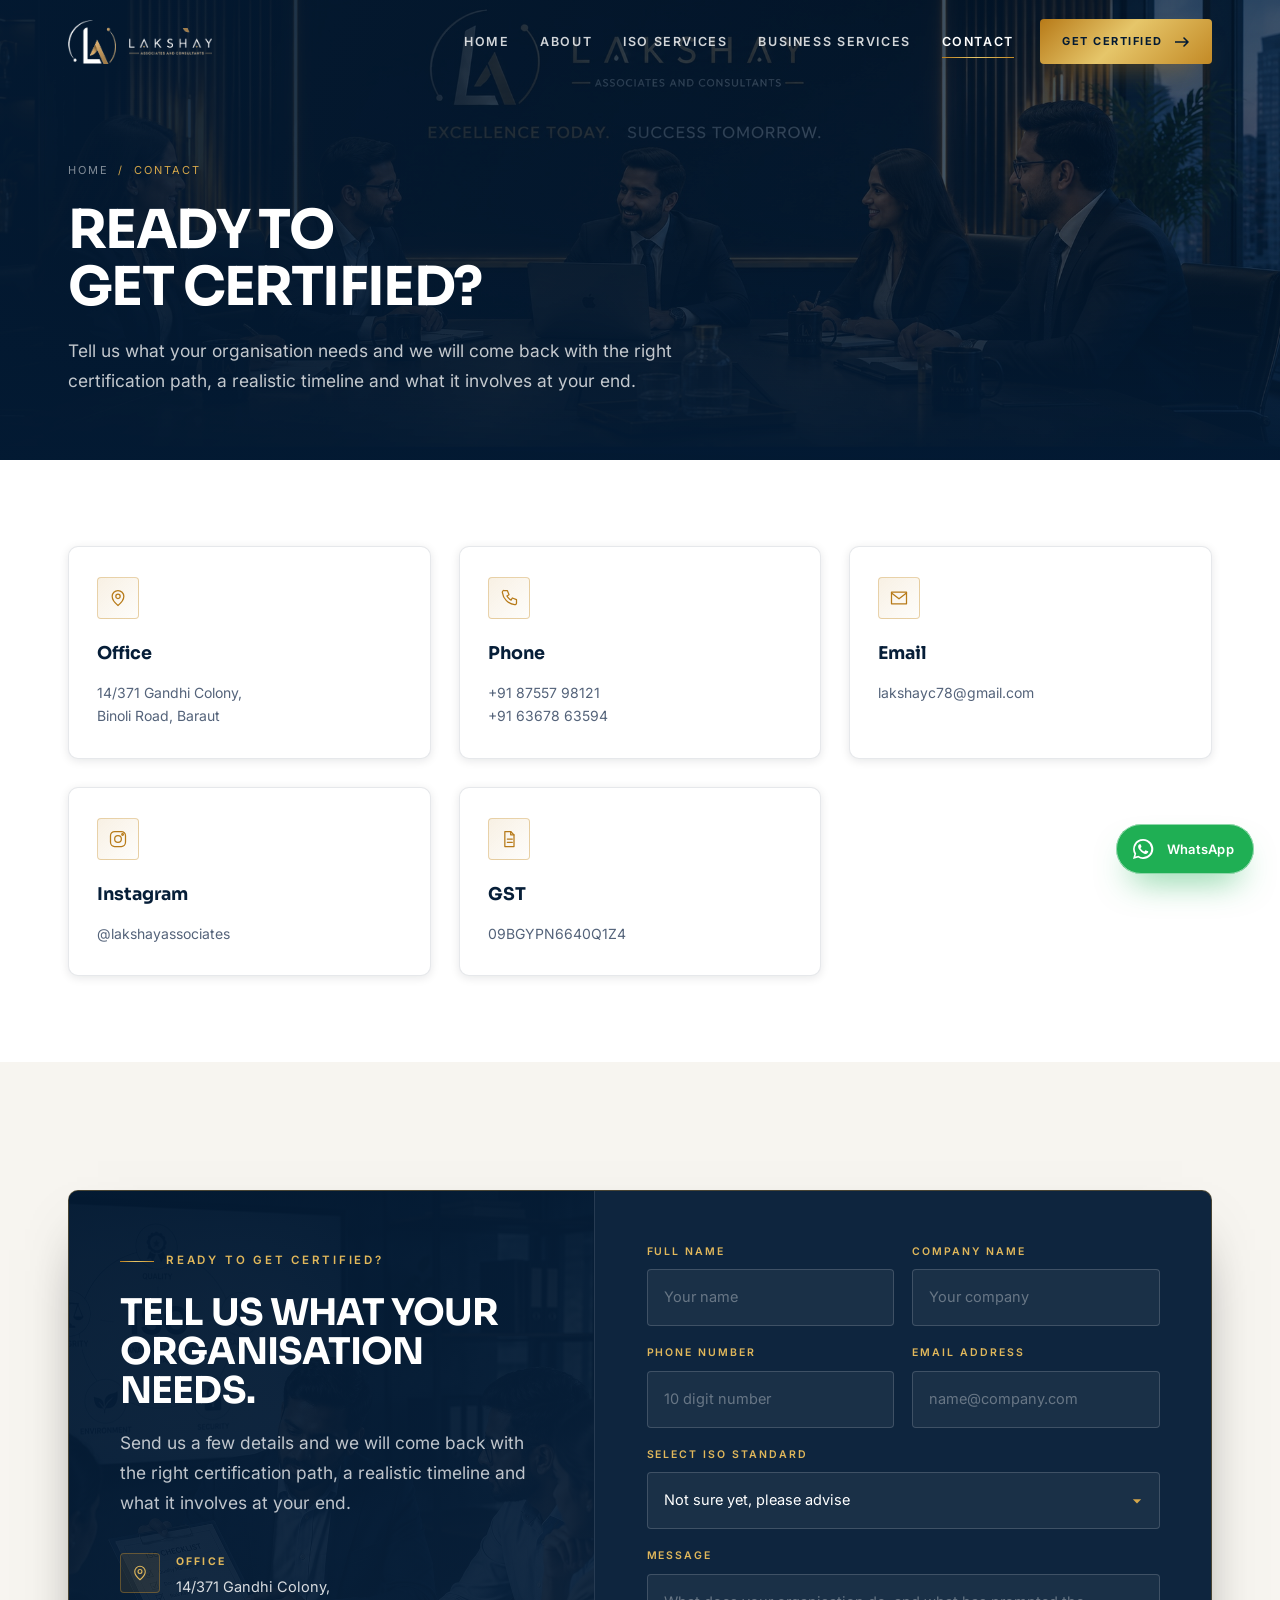
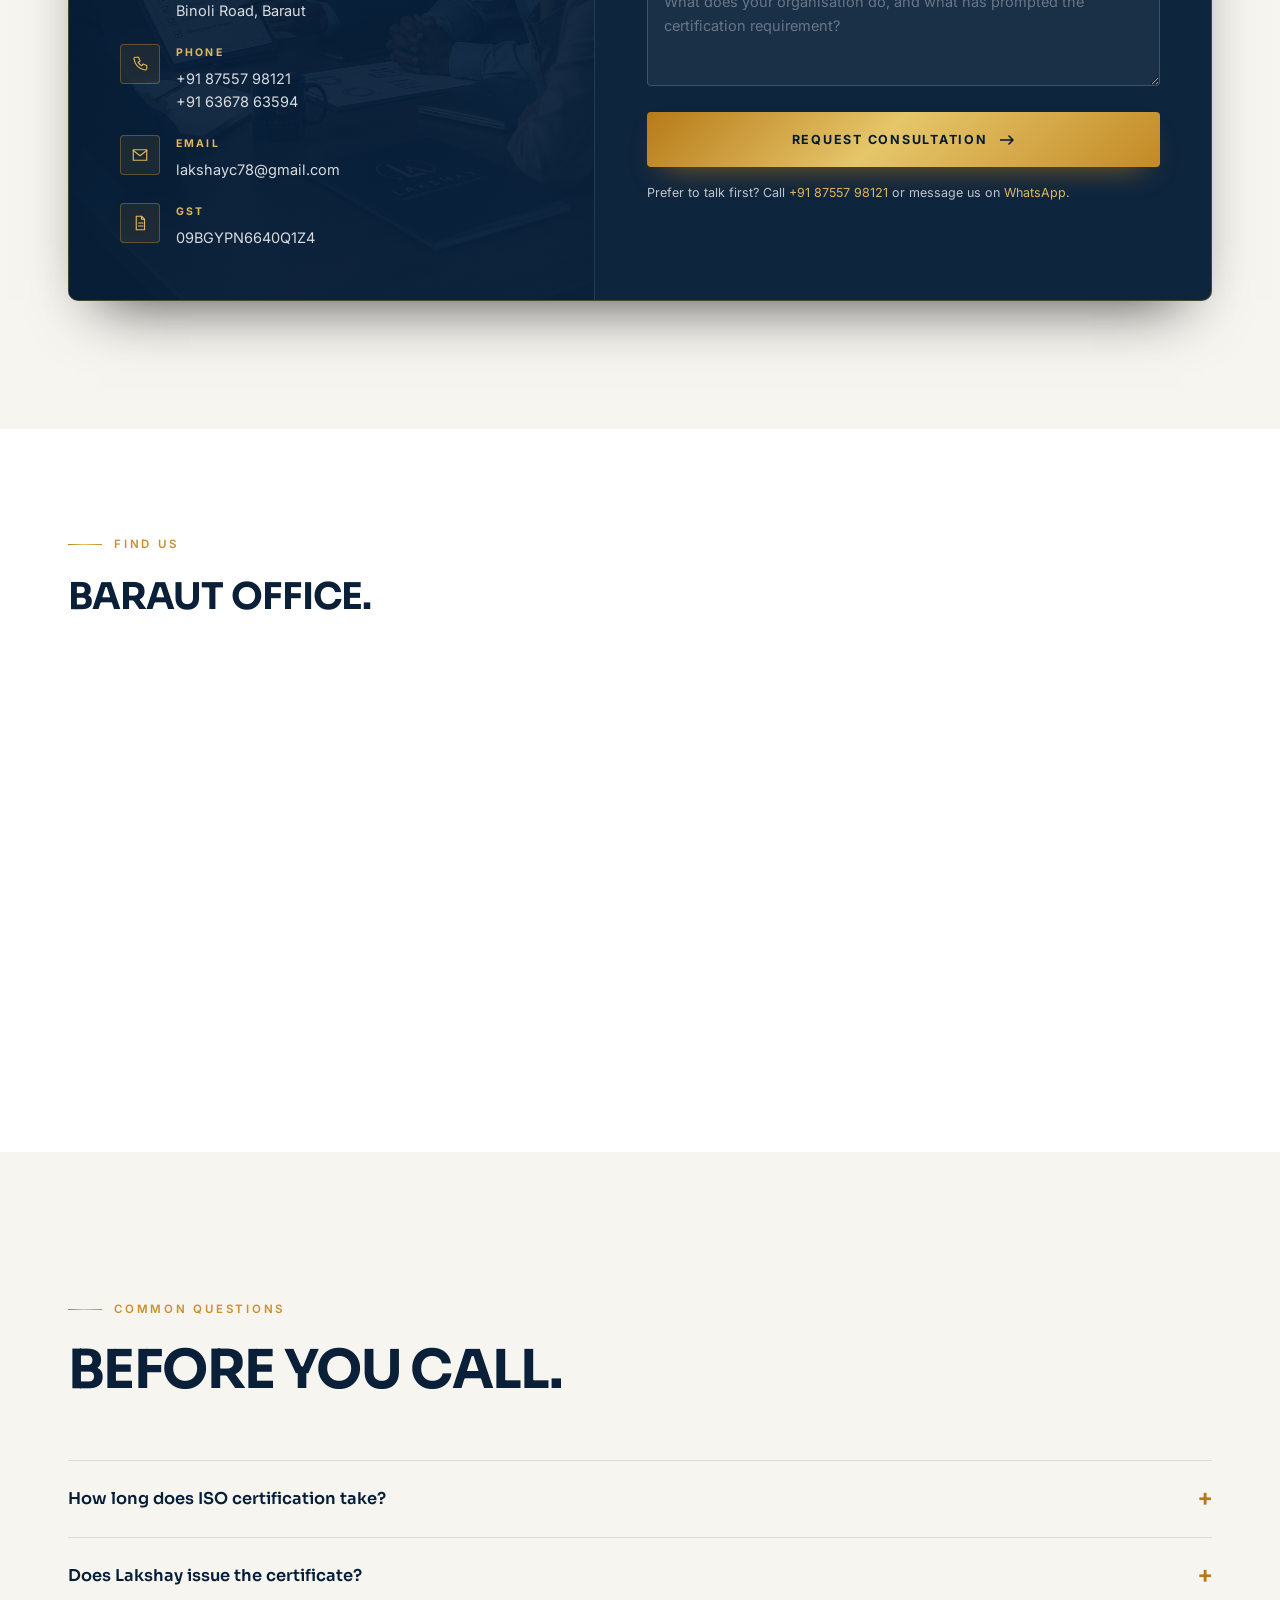
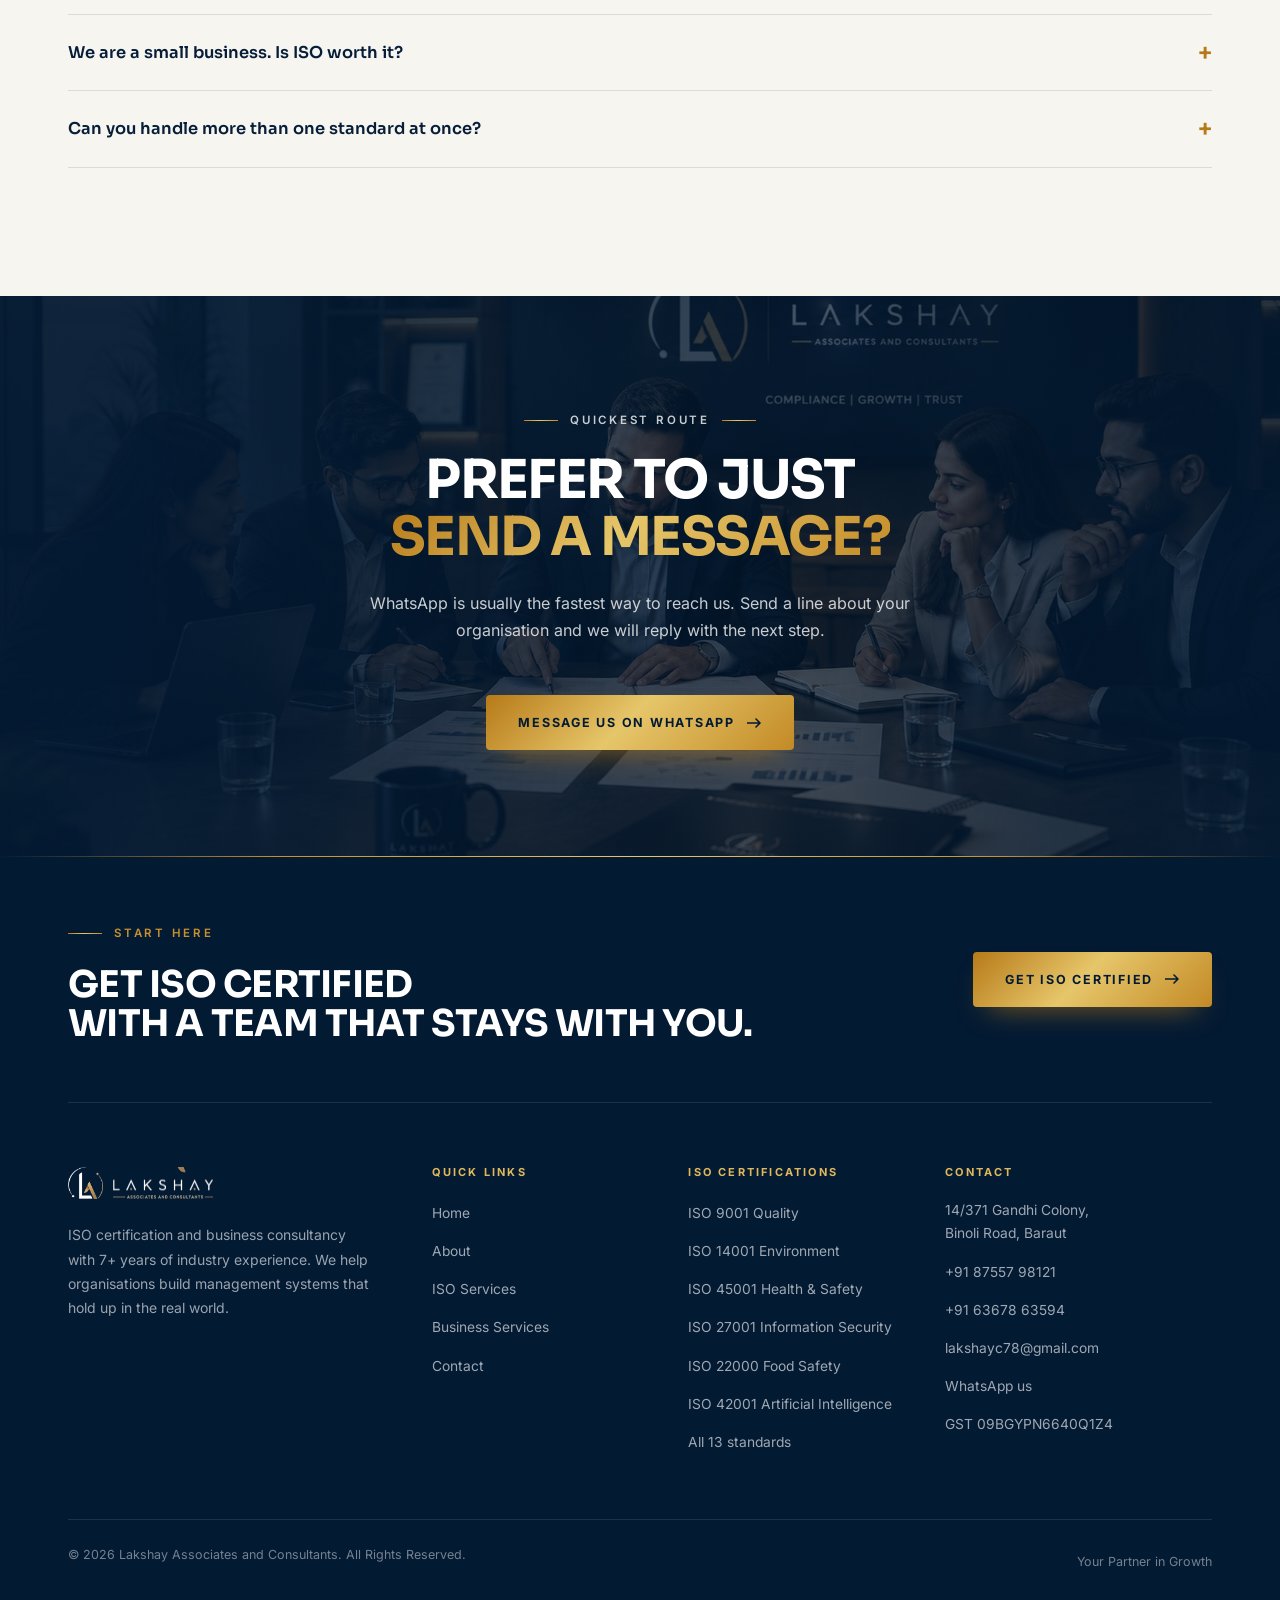
<file: contact.html>
<!DOCTYPE html>
<html lang="en">
<head>
<meta charset="utf-8">
<meta name="viewport" content="width=device-width, initial-scale=1">
<title>Contact | Lakshay Associates and Consultants</title>
<meta name="description" content="Contact Lakshay Associates and Consultants for ISO certification and business consulting. Call +91 87557 98121, email lakshayc78@gmail.com or send a WhatsApp message.">
<meta name="keywords" content="ISO consultant contact, ISO certification enquiry, Baraut consultant">
<meta name="theme-color" content="#061E38">
<meta name="robots" content="index, follow">

<!-- Open Graph. Replace SITE_URL below with the live domain after publishing. -->
<meta property="og:type" content="website">
<meta property="og:site_name" content="Lakshay Associates and Consultants">
<meta property="og:title" content="Contact | Lakshay Associates and Consultants">
<meta property="og:description" content="Contact Lakshay Associates and Consultants for ISO certification and business consulting. Call +91 87557 98121, email lakshayc78@gmail.com or send a WhatsApp message.">
<meta property="og:image" content="assets/img/lakshay-logo.png">
<meta name="twitter:card" content="summary_large_image">
<meta name="twitter:title" content="Contact | Lakshay Associates and Consultants">
<meta name="twitter:description" content="Contact Lakshay Associates and Consultants for ISO certification and business consulting. Call +91 87557 98121, email lakshayc78@gmail.com or send a WhatsApp message.">

<link rel="icon" href="assets/img/favicon.png" type="image/png">
<link rel="apple-touch-icon" href="assets/img/favicon.png">
<link rel="preload" href="assets/fonts/sora-latin-wght-normal.woff2" as="font" type="font/woff2" crossorigin>
<link rel="preload" href="assets/fonts/inter-latin-wght-normal.woff2" as="font" type="font/woff2" crossorigin>
<link rel="stylesheet" href="assets/css/style.css">
<script type="application/ld+json">{
    "@context":"https://schema.org",
    "@type":"ProfessionalService",
    "name":"Lakshay Associates and Consultants",
    "description":"ISO certification consultancy and business consulting services. Support across 13 ISO management system standards.",
    "image":"assets/img/lakshay-logo.png",
    "telephone":["+918755798121","+916367863594"],
    "email":"lakshayc78@gmail.com",
    "address":{
      "@type":"PostalAddress",
      "streetAddress":"14/371 Gandhi Colony, Binoli Road",
      "addressLocality":"Baraut",
      "addressCountry":"IN"
    },
    "areaServed":"IN",
    "knowsAbout":["ISO 9001","ISO 14001","ISO 45001","ISO 27001","ISO 22000","ISO 42001","ISO 13485","ISO 50001","ISO 22301","ISO 41001","ISO 37001","ISO 27701","ISO 20000-1"]
  }</script>
</head>
<body class="page-contact">
<a class="skip-link" href="#main">Skip to main content</a>

<header class="site-header">
  <div class="container">
    <a class="brand" href="index.html" aria-label="Lakshay Associates and Consultants, home">
      <img class="brand__mark" src="assets/img/lakshay-mark-light.png" alt="" width="469" height="430">
      <img class="brand__word" src="assets/img/lakshay-wordmark-light.png" alt="Lakshay Associates and Consultants" width="799" height="258">
    </a>
    <nav class="nav" aria-label="Main"><a href="index.html">Home</a><a href="about.html">About</a><a href="iso-services.html">ISO Services</a><a href="business-services.html">Business Services</a><a href="contact.html" aria-current="page">Contact</a></nav>
    <a class="btn btn--sm header-cta" href="contact.html"><span>Get Certified</span><svg class="arw" width="15" height="10" viewBox="0 0 15 10" fill="none" aria-hidden="true"><path d="M0 5h13M9 1l4 4-4 4" stroke="currentColor" stroke-width="1.6" stroke-linecap="round" stroke-linejoin="round"/></svg></a>
    <button class="nav-toggle" type="button" aria-expanded="false" aria-controls="drawer" aria-label="Open menu">
      <span></span><span></span><span></span>
    </button>
  </div>
</header>

<div class="drawer" id="drawer" aria-hidden="true">
  <nav aria-label="Mobile"><a href="index.html">Home</a><a href="about.html">About</a><a href="iso-services.html">ISO Services</a><a href="business-services.html">Business Services</a><a href="contact.html" aria-current="page">Contact</a></nav>
  <div class="drawer-foot">
    <a class="btn" href="contact.html"><span>Request a consultation</span><svg class="arw" width="15" height="10" viewBox="0 0 15 10" fill="none" aria-hidden="true"><path d="M0 5h13M9 1l4 4-4 4" stroke="currentColor" stroke-width="1.6" stroke-linecap="round" stroke-linejoin="round"/></svg></a>
    <p class="drawer-meta">Call <a href="tel:+918755798121" data-tel="1">+91 87557 98121</a><br>
    Email <a href="mailto:lakshayc78@gmail.com" data-mail>lakshayc78@gmail.com</a></p>
  </div>
</div>

<main id="main" class="page-fade">

<section class="page-head">
  <div class="page-head__media" data-parallax="0.06">
    <img src="assets/img/photos/page-header.jpg" alt="" width="2000" height="700" fetchpriority="high" decoding="async">
  </div>
  <div class="container">
    <nav class="crumbs" aria-label="Breadcrumb">
      <a href="index.html">Home</a><span>/</span><span>Contact</span>
    </nav>
    <h1 class="h-xl upper">Ready to<br>get certified?</h1>
    <p class="lead">Tell us what your organisation needs and we will come back with the right certification path, a realistic timeline and what it involves at your end.</p>
  </div>
</section>

  <section class="section section--tight band-white">
    <div class="container">
      <div class="grid g-3" data-stagger="0.07">
        <article class="info-card">
          <i><svg viewBox="0 0 24 24" fill="none" stroke="currentColor" stroke-width="1.5" stroke-linecap="round" stroke-linejoin="round" aria-hidden="true" focusable="false"><path d="M12 21s7-5.6 7-11a7 7 0 1 0-14 0c0 5.4 7 11 7 11Z"/><circle cx="12" cy="10" r="2.6"/></svg></i>
          <b>Office</b>
          <p>14/371 Gandhi Colony,<br>Binoli Road, Baraut</p>
        </article>
        <article class="info-card">
          <i><svg viewBox="0 0 24 24" fill="none" stroke="currentColor" stroke-width="1.5" stroke-linecap="round" stroke-linejoin="round" aria-hidden="true" focusable="false"><path d="M6 3h4l2 5-2.5 1.5a12 12 0 0 0 5 5L16 12l5 2v4a2 2 0 0 1-2.2 2A17 17 0 0 1 4 5.2 2 2 0 0 1 6 3Z"/></svg></i>
          <b>Phone</b>
          <p><a href="tel:+918755798121" data-tel="1">+91 87557 98121</a><br>
             <a href="tel:+916367863594" data-tel="2">+91 63678 63594</a></p>
        </article>
        <article class="info-card">
          <i><svg viewBox="0 0 24 24" fill="none" stroke="currentColor" stroke-width="1.5" stroke-linecap="round" stroke-linejoin="round" aria-hidden="true" focusable="false"><path d="M3 5h18v14H3z"/><path d="m3 6 9 7 9-7"/></svg></i>
          <b>Email</b>
          <p><a href="mailto:lakshayc78@gmail.com" data-mail>lakshayc78@gmail.com</a></p>
        </article>
 <article class="info-card">
  <i>
    <svg viewBox="0 0 24 24" fill="none" stroke="currentColor"
         stroke-width="1.5" stroke-linecap="round" stroke-linejoin="round"
         aria-hidden="true">
      <rect x="3" y="3" width="18" height="18" rx="5"/>
      <circle cx="12" cy="12" r="4"/>
      <circle cx="17.5" cy="6.5" r="1"/>
    </svg>
  </i>

  <b>Instagram</b>

  <p>
    <a href="https://www.instagram.com/lakshayassociates?igsi=MTI4ZDhqNmszaHJpMg=="
       target="_blank"
       rel="noopener noreferrer">
      @lakshayassociates
    </a>
  </p>
</article>
        <article class="info-card">
          <i><svg viewBox="0 0 24 24" fill="none" stroke="currentColor" stroke-width="1.5" stroke-linecap="round" stroke-linejoin="round" aria-hidden="true" focusable="false"><path d="M7 3h7l4 4v14H7z"/><path d="M14 3v4h4"/><path d="M10 12h6M10 16h6"/></svg></i>
          <b>GST</b>
          <p>09BGYPN6640Q1Z4</p>
        </article>
      </div>
    </div>
  </section>


<section class="section band-ivory" id="enquiry">
  <div class="container">
    <div class="enquiry" data-reveal>
      <div class="enquiry__aside on-navy">
        <img src="assets/img/photos/contact.jpg" alt="" width="1400" height="1000" loading="lazy" decoding="async">
        <p class="eyebrow">Ready to get certified?</p>
        <h2 class="h-lg upper">Tell us what your<br>organisation needs.</h2>
        <p class="lead" style="margin-top:18px">Send us a few details and we will come back with the right certification path, a realistic timeline and what it involves at your end.</p>

        <ul class="contact-list">
          <li><i><svg viewBox="0 0 24 24" fill="none" stroke="currentColor" stroke-width="1.5" stroke-linecap="round" stroke-linejoin="round" aria-hidden="true" focusable="false"><path d="M12 21s7-5.6 7-11a7 7 0 1 0-14 0c0 5.4 7 11 7 11Z"/><circle cx="12" cy="10" r="2.6"/></svg></i><div><b>Office</b><span>14/371 Gandhi Colony,<br>Binoli Road, Baraut</span></div></li>
          <li><i><svg viewBox="0 0 24 24" fill="none" stroke="currentColor" stroke-width="1.5" stroke-linecap="round" stroke-linejoin="round" aria-hidden="true" focusable="false"><path d="M6 3h4l2 5-2.5 1.5a12 12 0 0 0 5 5L16 12l5 2v4a2 2 0 0 1-2.2 2A17 17 0 0 1 4 5.2 2 2 0 0 1 6 3Z"/></svg></i><div><b>Phone</b><a href="tel:+918755798121" data-tel="1">+91 87557 98121</a><a href="tel:+916367863594" data-tel="2">+91 63678 63594</a></div></li>
          <li><i><svg viewBox="0 0 24 24" fill="none" stroke="currentColor" stroke-width="1.5" stroke-linecap="round" stroke-linejoin="round" aria-hidden="true" focusable="false"><path d="M3 5h18v14H3z"/><path d="m3 6 9 7 9-7"/></svg></i><div><b>Email</b><a href="mailto:lakshayc78@gmail.com" data-mail>lakshayc78@gmail.com</a></div></li>
          <li><i><svg viewBox="0 0 24 24" fill="none" stroke="currentColor" stroke-width="1.5" stroke-linecap="round" stroke-linejoin="round" aria-hidden="true" focusable="false"><path d="M7 3h7l4 4v14H7z"/><path d="M14 3v4h4"/><path d="M10 12h6M10 16h6"/></svg></i><div><b>GST</b><span>09BGYPN6640Q1Z4</span></div></li>
        </ul>
      </div>

      <div class="enquiry__form on-navy">
        <form id="enquiryForm" novalidate>
          <div class="form-row">
            <div class="field">
              <label for="name_full">Full Name</label>
              <input id="name_full" name="name_full" type="text" autocomplete="name" placeholder="Your name" required>
              <span class="err"></span>
            </div>
            <div class="field">
              <label for="company">Company Name</label>
              <input id="company" name="company" type="text" autocomplete="organization" placeholder="Your company">
              <span class="err"></span>
            </div>
          </div>
          <div class="form-row">
            <div class="field">
              <label for="phone">Phone Number</label>
              <input id="phone" name="phone" type="tel" inputmode="tel" autocomplete="tel" placeholder="10 digit number" required>
              <span class="err"></span>
            </div>
            <div class="field">
              <label for="email">Email Address</label>
              <input id="email" name="email" type="email" autocomplete="email" placeholder="name@company.com">
              <span class="err"></span>
            </div>
          </div>
          <div class="field">
            <label for="standard">Select ISO Standard</label>
            <select id="standard" name="standard">
              <option value="">Not sure yet, please advise</option>
              <option value="ISO 9001:2015">ISO 9001:2015 Quality Management System</option><option value="ISO 14001:2015">ISO 14001:2015 Environmental Management System</option><option value="ISO 45001:2018">ISO 45001:2018 Occupational Health and Safety</option><option value="ISO 37001:2025">ISO 37001:2025 Anti-Bribery Management System</option><option value="ISO 27001:2022">ISO 27001:2022 Information Security Management</option><option value="ISO 20000-1:2018">ISO 20000-1:2018 IT Service Management System</option><option value="ISO 22000:2018">ISO 22000:2018 Food Safety Management System</option><option value="ISO 27701:2019">ISO 27701:2019 Privacy Information Management</option><option value="ISO 42001:2023">ISO 42001:2023 Artificial Intelligence Management</option><option value="ISO 50001:2018">ISO 50001:2018 Energy Management System</option><option value="ISO 13485:2016">ISO 13485:2016 Medical Devices Quality Management</option><option value="ISO 22301:2019">ISO 22301:2019 Business Continuity Management</option><option value="ISO 41001:2018">ISO 41001:2018 Facility Management System</option>
              <option value="Business services">Business, GST or financial services</option>
            </select>
            <span class="err"></span>
          </div>
          <div class="field">
            <label for="message">Message</label>
            <textarea id="message" name="message" placeholder="What does your organisation do, and what has prompted the certification requirement?"></textarea>
            <span class="err"></span>
          </div>
          <button class="btn btn--wide" type="submit"><span>Request Consultation</span><svg class="arw" width="15" height="10" viewBox="0 0 15 10" fill="none" aria-hidden="true"><path d="M0 5h13M9 1l4 4-4 4" stroke="currentColor" stroke-width="1.6" stroke-linecap="round" stroke-linejoin="round"/></svg></button>
          <div class="form-status" id="formStatus" role="status" aria-live="polite"></div>
          <p class="form-note">Prefer to talk first? Call <a href="tel:+918755798121" data-tel="1" style="color:var(--gold-300)">+91 87557 98121</a> or message us on <a href="#" data-wa style="color:var(--gold-300)">WhatsApp</a>.</p>
        </form>
      </div>
    </div>
  </div>
</section>

  <section class="section section--tight band-white">
    <div class="container">
      <div class="section-head" data-reveal>
        <p class="eyebrow">Find us</p>
        <h2 class="h-lg upper">Baraut office.</h2>
      </div>
      <!-- ============================================================
           MAP
           No map is shown until a link is supplied. Open Google Maps,
           find the office, choose Share, then Embed a map, copy the src
           URL from the iframe and paste it into MAP_EMBED_URL inside
           assets/js/config.js. The map then appears here automatically.
           ============================================================ -->
      <div class="map-slot" id="mapSlot" data-reveal>
        <b>Map goes here</b>
        <span>Paste the Google Maps embed link into MAP_EMBED_URL in assets/js/config.js and this box becomes the map.</span>
      </div>
    </div>
  </section>

  <section class="section band-ivory">
    <div class="container">
      <div class="section-head" data-reveal>
        <p class="eyebrow">Common questions</p>
        <h2 class="h-xl upper">Before you call.</h2>
      </div>
      <div class="faq" data-reveal>
        <details>
          <summary>How long does ISO certification take?</summary>
          <p>It depends on the size of the organisation, the standard and how much documentation already exists. A small organisation working to a single standard usually moves faster than a multi-site operation. We give you a realistic timeline after the gap analysis, not before it.</p>
        </details>
        <details>
          <summary>Does Lakshay issue the certificate?</summary>
          <p>No, and neither does any consultant. Certificates are issued by an independent certification body after they audit you. Our role is to prepare your organisation so that audit goes well, and to support you through it.</p>
        </details>
        <details>
          <summary>We are a small business. Is ISO worth it?</summary>
          <p>It depends on why you want it. If customers, tenders or regulators are asking for it, the answer is usually yes. If nobody is asking and you simply want better internal process, we will tell you that plainly and suggest a lighter starting point.</p>
        </details>
        <details>
          <summary>Can you handle more than one standard at once?</summary>
          <p>Yes. Several standards share a common structure, so an integrated management system covering, for example, ISO 9001, ISO 14001 and ISO 45001 is often less work than three separate projects.</p>
        </details></div>
    </div>
  </section>


<section class="cta-band">
  <div class="cta-band__media" data-parallax="0.08">
    <img src="assets/img/photos/cta-band.jpg" alt="Industrial quality and compliance environment" width="2000" height="1000" loading="lazy" decoding="async">
  </div>
  <div class="container">
    <div data-reveal>
      <p class="eyebrow eyebrow--center">Quickest route</p>
      <h2 class="h-xl upper">Prefer to just<br><span class="gold-text">send a message?</span></h2>
      <p>WhatsApp is usually the fastest way to reach us. Send a line about your organisation and we will reply with the next step.</p>
      <a class="btn" href="#" data-wa><span>Message us on WhatsApp</span><svg class="arw" width="15" height="10" viewBox="0 0 15 10" fill="none" aria-hidden="true"><path d="M0 5h13M9 1l4 4-4 4" stroke="currentColor" stroke-width="1.6" stroke-linecap="round" stroke-linejoin="round"/></svg></a>
    </div>
  </div>
</section>

</main>

<footer class="site-footer">
  <div class="container">

    <div class="footer-cta">
      <div>
        <p class="eyebrow">Start here</p>
        <h2 class="upper">Get ISO certified<br>with a team that stays with you.</h2>
      </div>
      <a class="btn" href="contact.html"><span>Get ISO Certified</span><svg class="arw" width="15" height="10" viewBox="0 0 15 10" fill="none" aria-hidden="true"><path d="M0 5h13M9 1l4 4-4 4" stroke="currentColor" stroke-width="1.6" stroke-linecap="round" stroke-linejoin="round"/></svg></a>
    </div>

    <div class="footer-grid">
      <div class="footer-brand">
        <div class="footer-lockup">
          <img class="brand__mark" src="assets/img/lakshay-mark-light.png" alt="" width="469" height="430" loading="lazy">
          <img class="brand__word" src="assets/img/lakshay-wordmark-light.png" alt="Lakshay Associates and Consultants" width="799" height="258" loading="lazy">
        </div>
        <p>ISO certification and business consultancy with 7+ years of industry experience. We help organisations build management systems that hold up in the real world.</p>
      </div>

      <div class="footer-col">
        <h3>Quick Links</h3>
        <ul><li><a href="index.html">Home</a></li><li><a href="about.html">About</a></li><li><a href="iso-services.html">ISO Services</a></li><li><a href="business-services.html">Business Services</a></li><li><a href="contact.html">Contact</a></li></ul>
      </div>

      <div class="footer-col">
        <h3>ISO Certifications</h3>
        <ul><li><a href="iso-services.html#iso-9001">ISO 9001 Quality</a></li><li><a href="iso-services.html#iso-14001">ISO 14001 Environment</a></li><li><a href="iso-services.html#iso-45001">ISO 45001 Health &amp; Safety</a></li><li><a href="iso-services.html#iso-27001">ISO 27001 Information Security</a></li><li><a href="iso-services.html#iso-22000">ISO 22000 Food Safety</a></li><li><a href="iso-services.html#iso-42001">ISO 42001 Artificial Intelligence</a></li><li><a href="iso-services.html">All 13 standards</a></li></ul>
      </div>

      <div class="footer-col">
        <h3>Contact</h3>
        <ul>
          <li><span>14/371 Gandhi Colony,<br>Binoli Road, Baraut</span></li>
          <li><a href="tel:+918755798121" data-tel="1">+91 87557 98121</a></li>
          <li><a href="tel:+916367863594" data-tel="2">+91 63678 63594</a></li>
          <li><a href="mailto:lakshayc78@gmail.com" data-mail>lakshayc78@gmail.com</a></li>
          <li><a href="#" data-wa>WhatsApp us</a></li>
          <li><span>GST 09BGYPN6640Q1Z4</span></li>
        </ul>
      </div>
    </div>

    <div class="footer-bottom">
      <p>&copy; <span data-year>2026</span> Lakshay Associates and Consultants. All Rights Reserved.</p>
      <p>Your Partner in Growth</p>
    </div>
  </div>
</footer>

<a class="wa-float" href="#" data-wa aria-label="Chat with Lakshay on WhatsApp">
  <svg viewBox="0 0 24 24" fill="currentColor" aria-hidden="true"><path d="M12 2a10 10 0 0 0-8.6 15L2 22l5.2-1.4A10 10 0 1 0 12 2Zm0 18.2a8.2 8.2 0 0 1-4.2-1.2l-.3-.2-3.1.8.8-3-.2-.3A8.2 8.2 0 1 1 12 20.2Zm4.5-6.1c-.2-.1-1.4-.7-1.7-.8s-.4-.1-.5.1-.6.8-.8 1-.3.2-.6.1a6.7 6.7 0 0 1-3.3-2.9c-.2-.4 0-.6.2-.8l.4-.5a1.7 1.7 0 0 0 .2-.4.5.5 0 0 0 0-.5c0-.1-.5-1.3-.7-1.8s-.4-.4-.5-.4h-.5a1 1 0 0 0-.7.3 3 3 0 0 0-.9 2.2 5.2 5.2 0 0 0 1.1 2.7 11.9 11.9 0 0 0 4.6 4 5.3 5.3 0 0 0 2.4.5 2.7 2.7 0 0 0 1.8-1.3 2.2 2.2 0 0 0 .2-1.3c-.1-.1-.3-.2-.5-.3Z"/></svg><span>WhatsApp</span>
</a>
<button class="to-top" type="button" aria-label="Back to top">
  <svg width="16" height="16" viewBox="0 0 24 24" fill="none" stroke="currentColor" stroke-width="2" stroke-linecap="round" stroke-linejoin="round" aria-hidden="true"><path d="M12 19V5M5 12l7-7 7 7"/></svg>
</button>

<script src="assets/js/config.js"></script>
<script src="assets/js/main.js"></script>
</body>
</html>
</file>
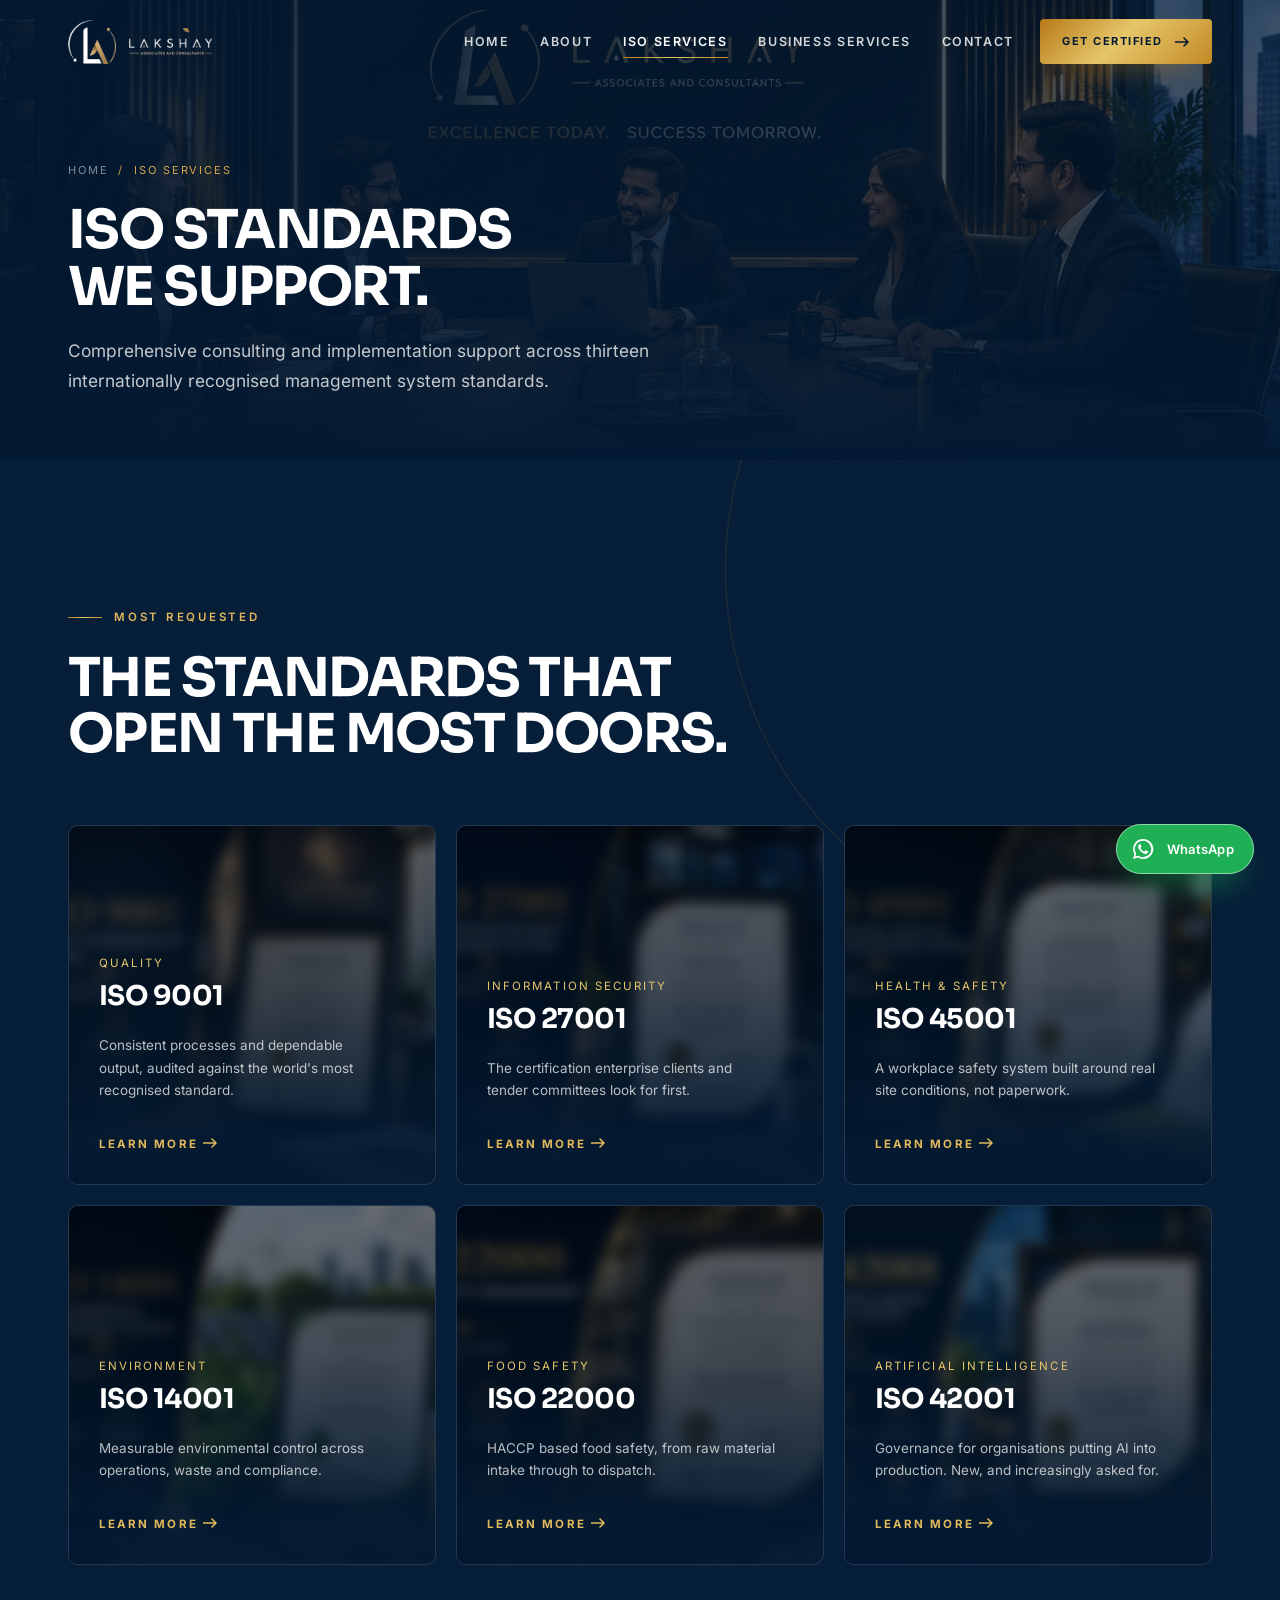
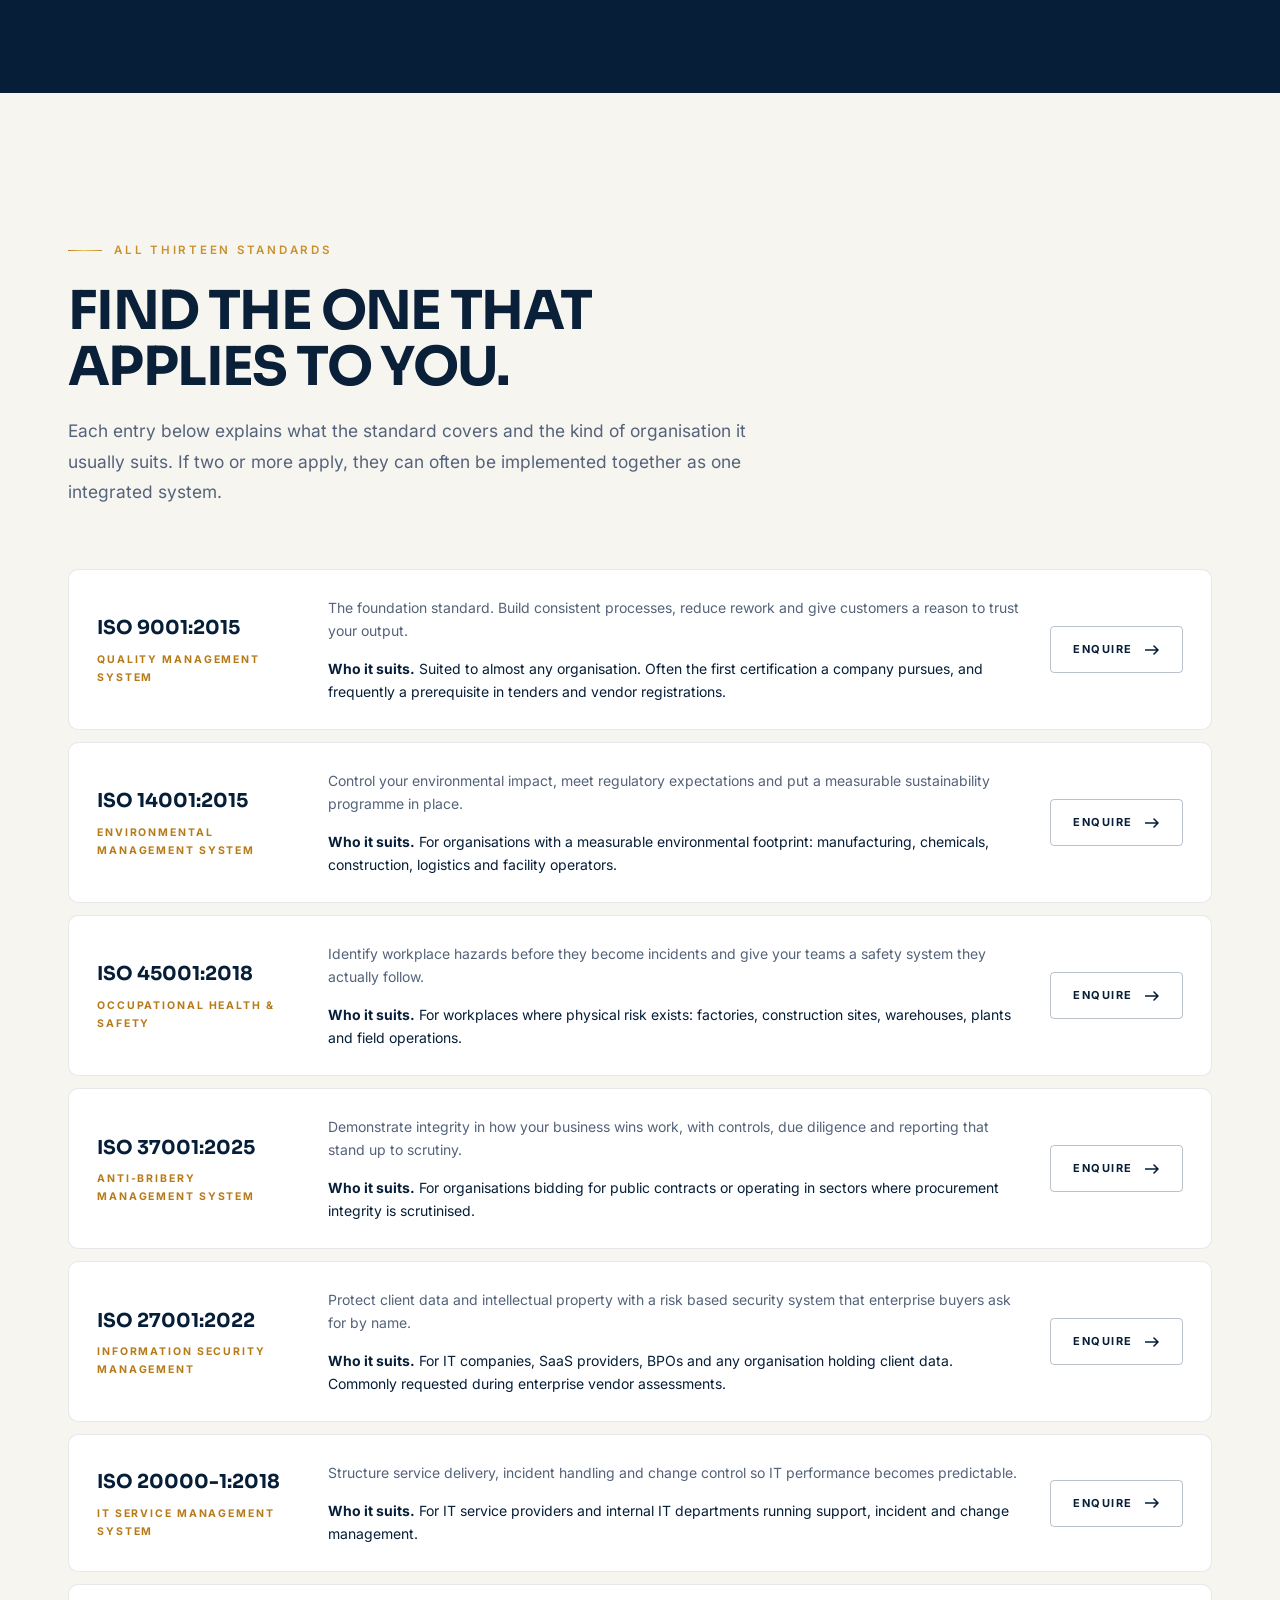
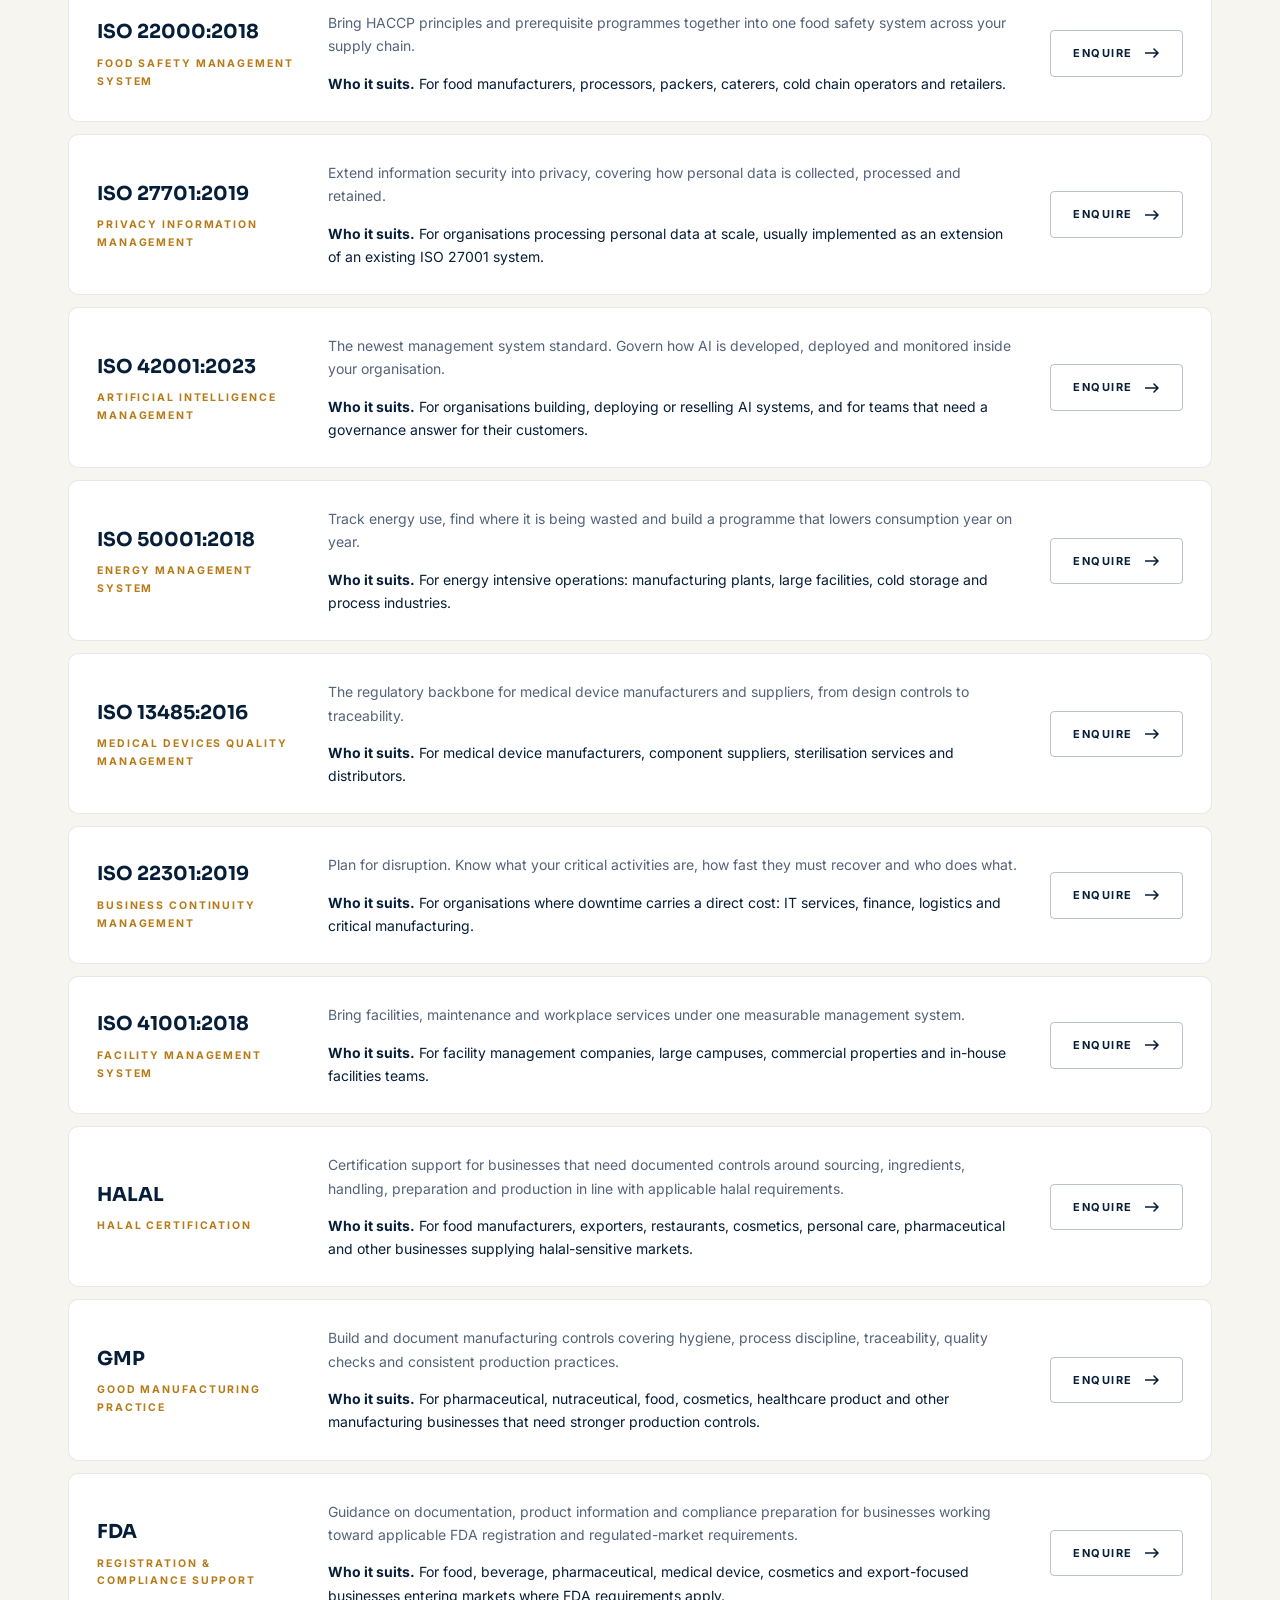
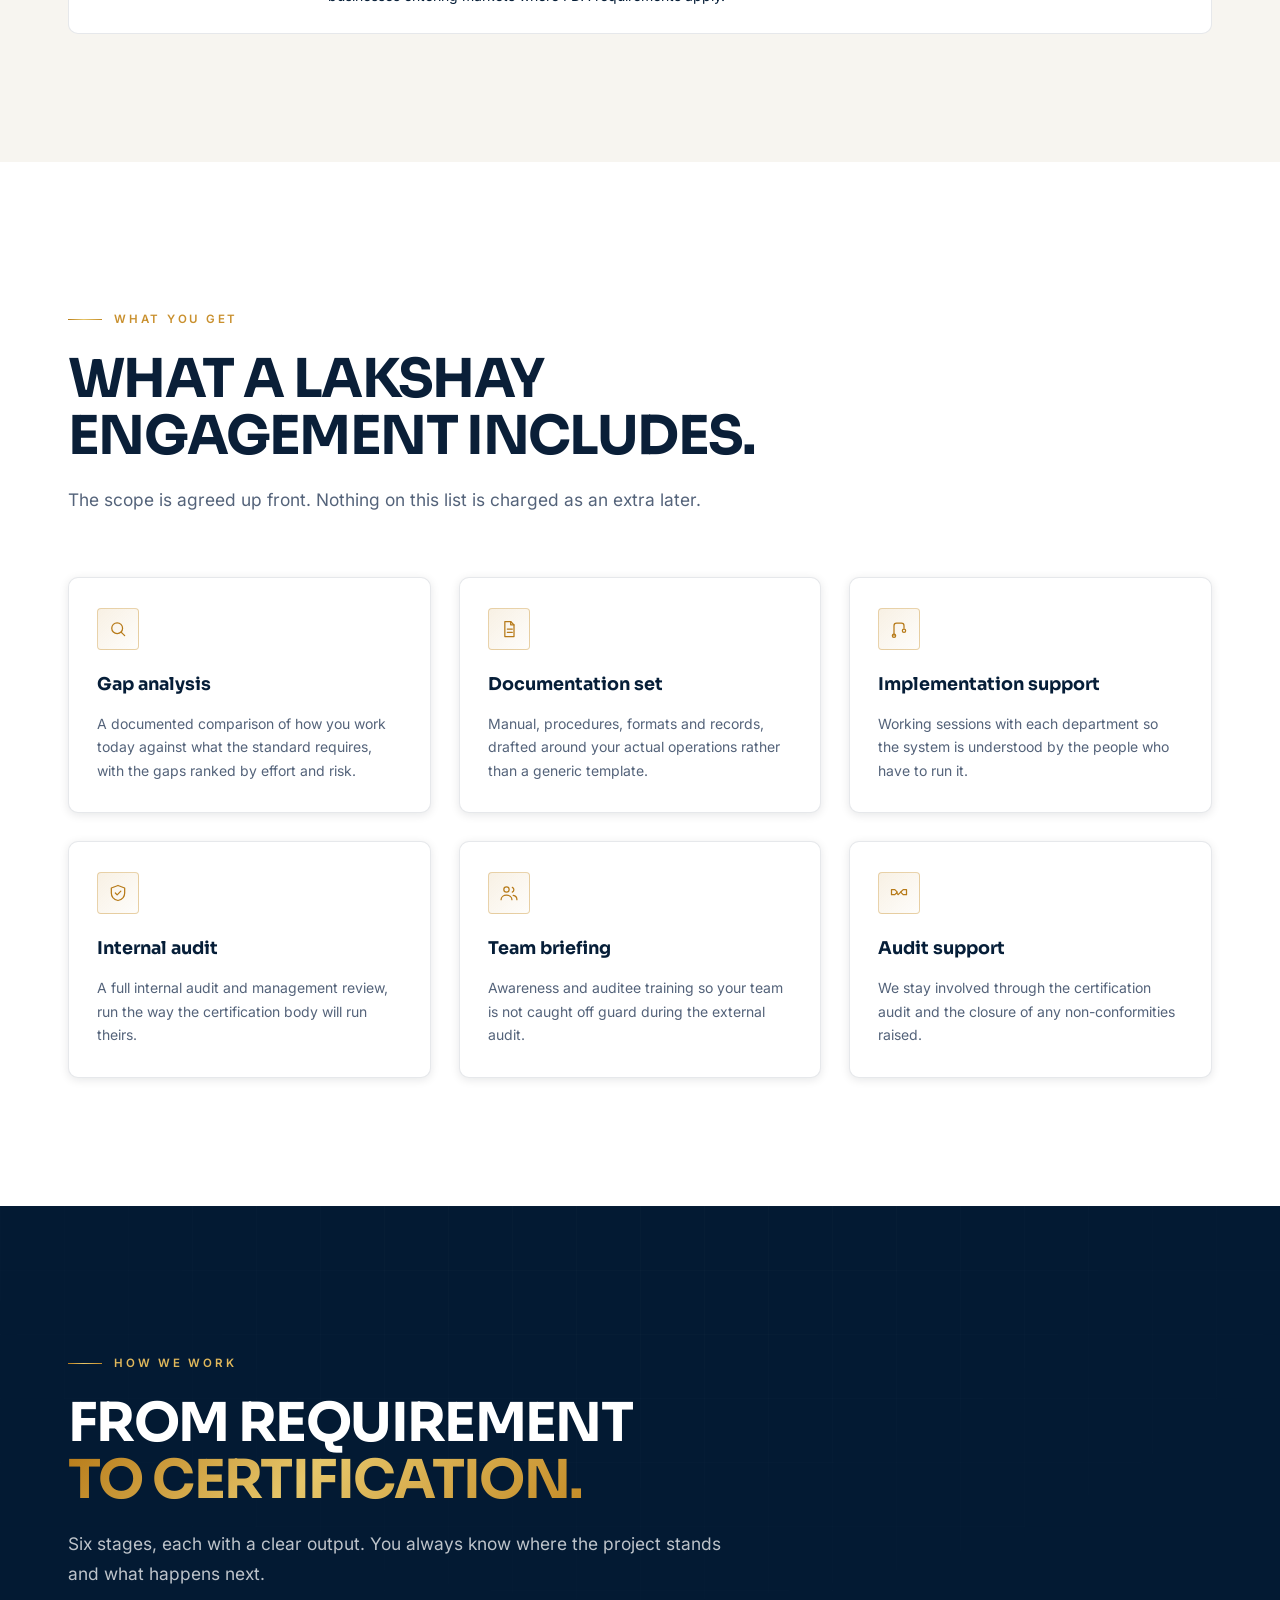
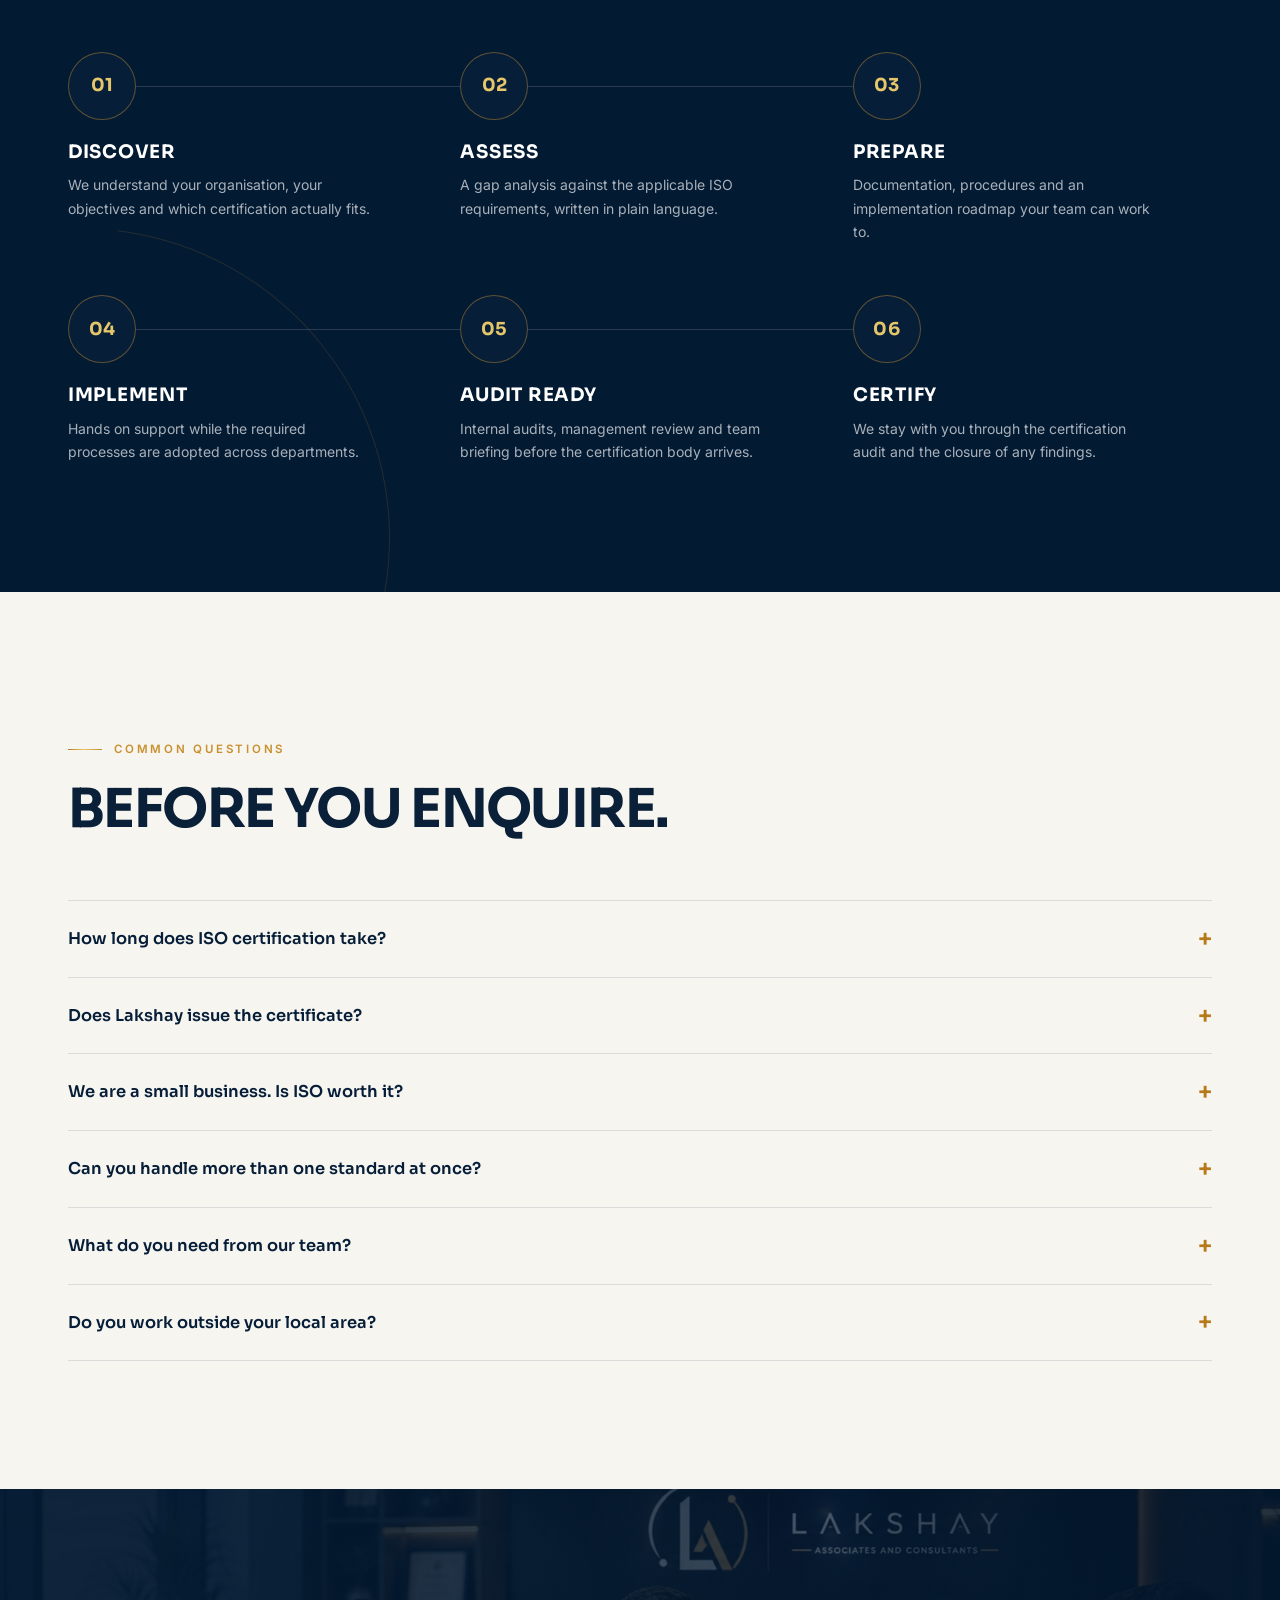
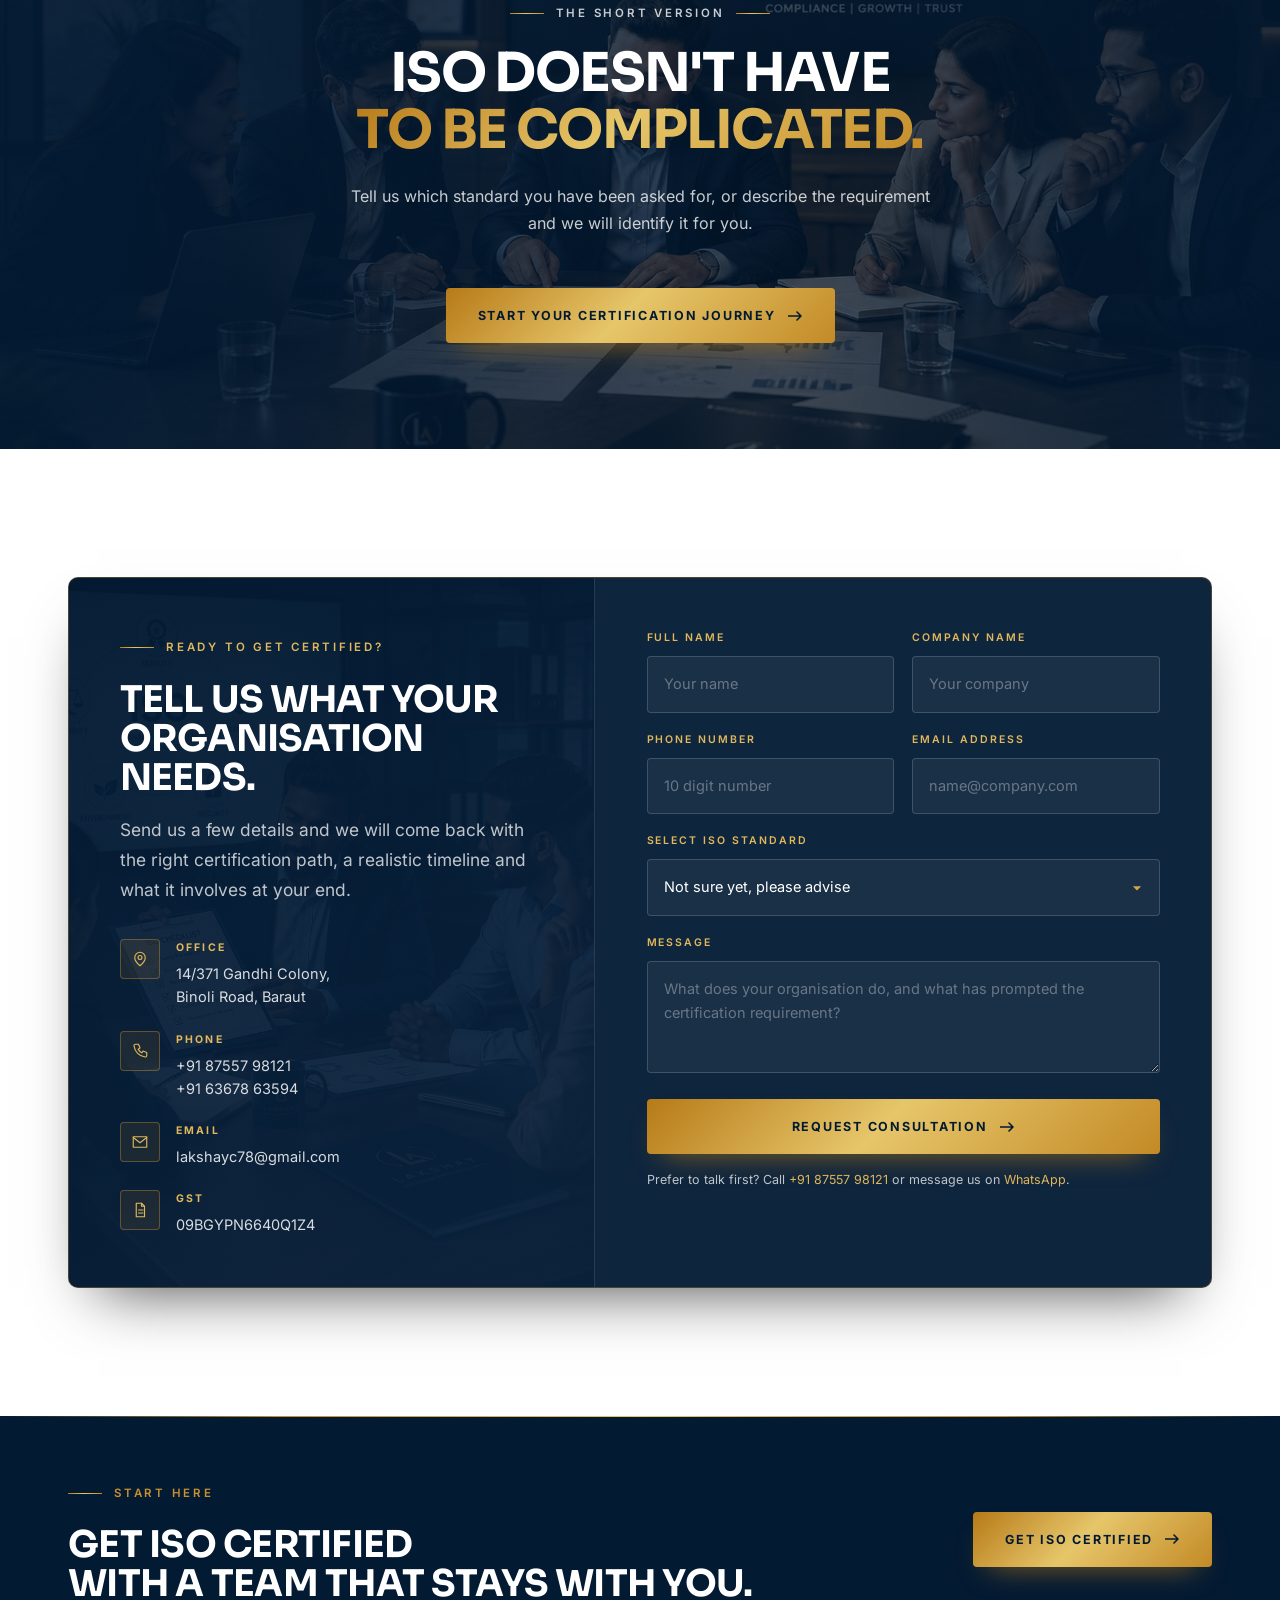
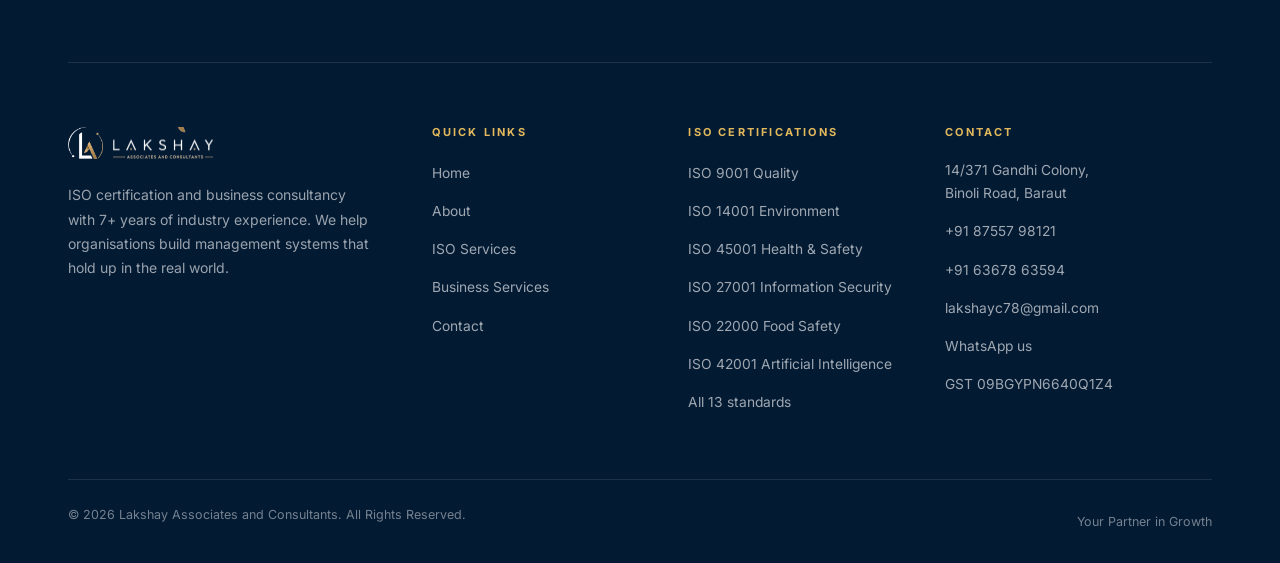
<file: iso-services.html>
<!DOCTYPE html>
<html lang="en">
<head>
<meta charset="utf-8">
<meta name="viewport" content="width=device-width, initial-scale=1">
<title>ISO Certification Services | ISO 9001, 27001, 45001 and more</title>
<meta name="description" content="Consulting and implementation support across 13 ISO management system standards including ISO 9001, ISO 14001, ISO 45001, ISO 27001, ISO 22000 and ISO 42001.">
<meta name="keywords" content="ISO 9001 consultant, ISO 27001 consultant, ISO 45001 consultant, ISO 14001 consultant, ISO 22000 consultant, ISO certification services India">
<meta name="theme-color" content="#061E38">
<meta name="robots" content="index, follow">

<!-- Open Graph. Replace SITE_URL below with the live domain after publishing. -->
<meta property="og:type" content="website">
<meta property="og:site_name" content="Lakshay Associates and Consultants">
<meta property="og:title" content="ISO Certification Services | ISO 9001, 27001, 45001 and more">
<meta property="og:description" content="Consulting and implementation support across 13 ISO management system standards including ISO 9001, ISO 14001, ISO 45001, ISO 27001, ISO 22000 and ISO 42001.">
<meta property="og:image" content="assets/img/lakshay-logo.png">
<meta name="twitter:card" content="summary_large_image">
<meta name="twitter:title" content="ISO Certification Services | ISO 9001, 27001, 45001 and more">
<meta name="twitter:description" content="Consulting and implementation support across 13 ISO management system standards including ISO 9001, ISO 14001, ISO 45001, ISO 27001, ISO 22000 and ISO 42001.">

<link rel="icon" href="assets/img/favicon.png" type="image/png">
<link rel="apple-touch-icon" href="assets/img/favicon.png">
<link rel="preload" href="assets/fonts/sora-latin-wght-normal.woff2" as="font" type="font/woff2" crossorigin>
<link rel="preload" href="assets/fonts/inter-latin-wght-normal.woff2" as="font" type="font/woff2" crossorigin>
<link rel="stylesheet" href="assets/css/style.css">
<script type="application/ld+json">{
    "@context":"https://schema.org",
    "@type":"ProfessionalService",
    "name":"Lakshay Associates and Consultants",
    "description":"ISO certification consultancy and business consulting services. Support across 13 ISO management system standards.",
    "image":"assets/img/lakshay-logo.png",
    "telephone":["+918755798121","+916367863594"],
    "email":"lakshayc78@gmail.com",
    "address":{
      "@type":"PostalAddress",
      "streetAddress":"14/371 Gandhi Colony, Binoli Road",
      "addressLocality":"Baraut",
      "addressCountry":"IN"
    },
    "areaServed":"IN",
    "knowsAbout":["ISO 9001","ISO 14001","ISO 45001","ISO 27001","ISO 22000","ISO 42001","ISO 13485","ISO 50001","ISO 22301","ISO 41001","ISO 37001","ISO 27701","ISO 20000-1"]
  }</script>
</head>
<body class="page-iso">
<a class="skip-link" href="#main">Skip to main content</a>

<header class="site-header">
  <div class="container">
    <a class="brand" href="index.html" aria-label="Lakshay Associates and Consultants, home">
      <img class="brand__mark" src="assets/img/lakshay-mark-light.png" alt="" width="469" height="430">
      <img class="brand__word" src="assets/img/lakshay-wordmark-light.png" alt="Lakshay Associates and Consultants" width="799" height="258">
    </a>
    <nav class="nav" aria-label="Main"><a href="index.html">Home</a><a href="about.html">About</a><a href="iso-services.html" aria-current="page">ISO Services</a><a href="business-services.html">Business Services</a><a href="contact.html">Contact</a></nav>
    <a class="btn btn--sm header-cta" href="contact.html"><span>Get Certified</span><svg class="arw" width="15" height="10" viewBox="0 0 15 10" fill="none" aria-hidden="true"><path d="M0 5h13M9 1l4 4-4 4" stroke="currentColor" stroke-width="1.6" stroke-linecap="round" stroke-linejoin="round"/></svg></a>
    <button class="nav-toggle" type="button" aria-expanded="false" aria-controls="drawer" aria-label="Open menu">
      <span></span><span></span><span></span>
    </button>
  </div>
</header>

<div class="drawer" id="drawer" aria-hidden="true">
  <nav aria-label="Mobile"><a href="index.html">Home</a><a href="about.html">About</a><a href="iso-services.html" aria-current="page">ISO Services</a><a href="business-services.html">Business Services</a><a href="contact.html">Contact</a></nav>
  <div class="drawer-foot">
    <a class="btn" href="contact.html"><span>Request a consultation</span><svg class="arw" width="15" height="10" viewBox="0 0 15 10" fill="none" aria-hidden="true"><path d="M0 5h13M9 1l4 4-4 4" stroke="currentColor" stroke-width="1.6" stroke-linecap="round" stroke-linejoin="round"/></svg></a>
    <p class="drawer-meta">Call <a href="tel:+918755798121" data-tel="1">+91 87557 98121</a><br>
    Email <a href="mailto:lakshayc78@gmail.com" data-mail>lakshayc78@gmail.com</a></p>
  </div>
</div>

<main id="main" class="page-fade">

<section class="page-head">
  <div class="page-head__media" data-parallax="0.06">
    <img src="assets/img/photos/page-header.jpg" alt="" width="2000" height="700" fetchpriority="high" decoding="async">
  </div>
  <div class="container">
    <nav class="crumbs" aria-label="Breadcrumb">
      <a href="index.html">Home</a><span>/</span><span>ISO Services</span>
    </nav>
    <h1 class="h-xl upper">ISO standards<br>we support.</h1>
    <p class="lead">Comprehensive consulting and implementation support across thirteen internationally recognised management system standards.</p>
  </div>
</section>

  <section class="section band-navy on-navy">
    <span class="arc-deco arc-deco--tr" aria-hidden="true"></span>
    <div class="container">
      <div class="section-head" data-reveal>
        <p class="eyebrow">Most requested</p>
        <h2 class="h-xl upper">The standards that<br>open the most doors.</h2>
      </div>
      <div class="feature-grid" data-stagger="0.08">
      <a class="feature" href="iso-services.html#iso-9001">
        <img src="assets/img/photos/iso-9001.jpg" alt="Manufacturing quality inspection" width="900" height="700" loading="lazy" decoding="async">
        <span>Quality</span>
        <b>ISO 9001</b>
        <p>Consistent processes and dependable output, audited against the world's most recognised standard.</p>
        <span class="link-arrow">Learn more <svg class="arw" width="15" height="10" viewBox="0 0 15 10" fill="none" aria-hidden="true"><path d="M0 5h13M9 1l4 4-4 4" stroke="currentColor" stroke-width="1.6" stroke-linecap="round" stroke-linejoin="round"/></svg></span>
      </a>
      <a class="feature" href="iso-services.html#iso-27001">
        <img src="assets/img/photos/iso-27001.jpg" alt="Information security and data centre operations" width="900" height="700" loading="lazy" decoding="async">
        <span>Information Security</span>
        <b>ISO 27001</b>
        <p>The certification enterprise clients and tender committees look for first.</p>
        <span class="link-arrow">Learn more <svg class="arw" width="15" height="10" viewBox="0 0 15 10" fill="none" aria-hidden="true"><path d="M0 5h13M9 1l4 4-4 4" stroke="currentColor" stroke-width="1.6" stroke-linecap="round" stroke-linejoin="round"/></svg></span>
      </a>
      <a class="feature" href="iso-services.html#iso-45001">
        <img src="assets/img/photos/iso-45001.jpg" alt="Workplace and industrial safety" width="900" height="700" loading="lazy" decoding="async">
        <span>Health &amp; Safety</span>
        <b>ISO 45001</b>
        <p>A workplace safety system built around real site conditions, not paperwork.</p>
        <span class="link-arrow">Learn more <svg class="arw" width="15" height="10" viewBox="0 0 15 10" fill="none" aria-hidden="true"><path d="M0 5h13M9 1l4 4-4 4" stroke="currentColor" stroke-width="1.6" stroke-linecap="round" stroke-linejoin="round"/></svg></span>
      </a>
      <a class="feature" href="iso-services.html#iso-14001">
        <img src="assets/img/photos/iso-14001.jpg" alt="Sustainable manufacturing and environment" width="900" height="700" loading="lazy" decoding="async">
        <span>Environment</span>
        <b>ISO 14001</b>
        <p>Measurable environmental control across operations, waste and compliance.</p>
        <span class="link-arrow">Learn more <svg class="arw" width="15" height="10" viewBox="0 0 15 10" fill="none" aria-hidden="true"><path d="M0 5h13M9 1l4 4-4 4" stroke="currentColor" stroke-width="1.6" stroke-linecap="round" stroke-linejoin="round"/></svg></span>
      </a>
      <a class="feature" href="iso-services.html#iso-22000">
        <img src="assets/img/photos/iso-22000.jpg" alt="Food processing facility" width="900" height="700" loading="lazy" decoding="async">
        <span>Food Safety</span>
        <b>ISO 22000</b>
        <p>HACCP based food safety, from raw material intake through to dispatch.</p>
        <span class="link-arrow">Learn more <svg class="arw" width="15" height="10" viewBox="0 0 15 10" fill="none" aria-hidden="true"><path d="M0 5h13M9 1l4 4-4 4" stroke="currentColor" stroke-width="1.6" stroke-linecap="round" stroke-linejoin="round"/></svg></span>
      </a>
      <a class="feature" href="iso-services.html#iso-42001">
        <img src="assets/img/photos/iso-42001.jpg" alt="Artificial intelligence and technology environment" width="900" height="700" loading="lazy" decoding="async">
        <span>Artificial Intelligence</span>
        <b>ISO 42001</b>
        <p>Governance for organisations putting AI into production. New, and increasingly asked for.</p>
        <span class="link-arrow">Learn more <svg class="arw" width="15" height="10" viewBox="0 0 15 10" fill="none" aria-hidden="true"><path d="M0 5h13M9 1l4 4-4 4" stroke="currentColor" stroke-width="1.6" stroke-linecap="round" stroke-linejoin="round"/></svg></span>
      </a></div>
    </div>
  </section>

  <section class="section band-ivory">
    <div class="container">
      <div class="section-head" data-reveal>
        <p class="eyebrow">All thirteen standards</p>
        <h2 class="h-xl upper">Find the one that<br>applies to you.</h2>
        <p class="lead">Each entry below explains what the standard covers and the kind of organisation it usually suits. If two or more apply, they can often be implemented together as one integrated system.</p>
      </div>
      <div data-stagger="0.04">
      <article class="std-row" id="iso-9001">
        <div class="std-row__no">ISO 9001:2015<span>Quality Management System</span></div>
        <div>
          <p>The foundation standard. Build consistent processes, reduce rework and give customers a reason to trust your output.</p>
          <p style="margin-top:10px;color:var(--navy-900)"><strong>Who it suits.</strong> Suited to almost any organisation. Often the first certification a company pursues, and frequently a prerequisite in tenders and vendor registrations.</p>
        </div>
        <a class="btn btn--sm btn--outline" href="contact.html"><span>Enquire</span><svg class="arw" width="15" height="10" viewBox="0 0 15 10" fill="none" aria-hidden="true"><path d="M0 5h13M9 1l4 4-4 4" stroke="currentColor" stroke-width="1.6" stroke-linecap="round" stroke-linejoin="round"/></svg></a>
      </article>
      <article class="std-row" id="iso-14001">
        <div class="std-row__no">ISO 14001:2015<span>Environmental Management System</span></div>
        <div>
          <p>Control your environmental impact, meet regulatory expectations and put a measurable sustainability programme in place.</p>
          <p style="margin-top:10px;color:var(--navy-900)"><strong>Who it suits.</strong> For organisations with a measurable environmental footprint: manufacturing, chemicals, construction, logistics and facility operators.</p>
        </div>
        <a class="btn btn--sm btn--outline" href="contact.html"><span>Enquire</span><svg class="arw" width="15" height="10" viewBox="0 0 15 10" fill="none" aria-hidden="true"><path d="M0 5h13M9 1l4 4-4 4" stroke="currentColor" stroke-width="1.6" stroke-linecap="round" stroke-linejoin="round"/></svg></a>
      </article>
      <article class="std-row" id="iso-45001">
        <div class="std-row__no">ISO 45001:2018<span>Occupational Health &amp; Safety</span></div>
        <div>
          <p>Identify workplace hazards before they become incidents and give your teams a safety system they actually follow.</p>
          <p style="margin-top:10px;color:var(--navy-900)"><strong>Who it suits.</strong> For workplaces where physical risk exists: factories, construction sites, warehouses, plants and field operations.</p>
        </div>
        <a class="btn btn--sm btn--outline" href="contact.html"><span>Enquire</span><svg class="arw" width="15" height="10" viewBox="0 0 15 10" fill="none" aria-hidden="true"><path d="M0 5h13M9 1l4 4-4 4" stroke="currentColor" stroke-width="1.6" stroke-linecap="round" stroke-linejoin="round"/></svg></a>
      </article>
      <article class="std-row" id="iso-37001">
        <div class="std-row__no">ISO 37001:2025<span>Anti-Bribery Management System</span></div>
        <div>
          <p>Demonstrate integrity in how your business wins work, with controls, due diligence and reporting that stand up to scrutiny.</p>
          <p style="margin-top:10px;color:var(--navy-900)"><strong>Who it suits.</strong> For organisations bidding for public contracts or operating in sectors where procurement integrity is scrutinised.</p>
        </div>
        <a class="btn btn--sm btn--outline" href="contact.html"><span>Enquire</span><svg class="arw" width="15" height="10" viewBox="0 0 15 10" fill="none" aria-hidden="true"><path d="M0 5h13M9 1l4 4-4 4" stroke="currentColor" stroke-width="1.6" stroke-linecap="round" stroke-linejoin="round"/></svg></a>
      </article>
      <article class="std-row" id="iso-27001">
        <div class="std-row__no">ISO 27001:2022<span>Information Security Management</span></div>
        <div>
          <p>Protect client data and intellectual property with a risk based security system that enterprise buyers ask for by name.</p>
          <p style="margin-top:10px;color:var(--navy-900)"><strong>Who it suits.</strong> For IT companies, SaaS providers, BPOs and any organisation holding client data. Commonly requested during enterprise vendor assessments.</p>
        </div>
        <a class="btn btn--sm btn--outline" href="contact.html"><span>Enquire</span><svg class="arw" width="15" height="10" viewBox="0 0 15 10" fill="none" aria-hidden="true"><path d="M0 5h13M9 1l4 4-4 4" stroke="currentColor" stroke-width="1.6" stroke-linecap="round" stroke-linejoin="round"/></svg></a>
      </article>
      <article class="std-row" id="iso-20000-1">
        <div class="std-row__no">ISO 20000-1:2018<span>IT Service Management System</span></div>
        <div>
          <p>Structure service delivery, incident handling and change control so IT performance becomes predictable.</p>
          <p style="margin-top:10px;color:var(--navy-900)"><strong>Who it suits.</strong> For IT service providers and internal IT departments running support, incident and change management.</p>
        </div>
        <a class="btn btn--sm btn--outline" href="contact.html"><span>Enquire</span><svg class="arw" width="15" height="10" viewBox="0 0 15 10" fill="none" aria-hidden="true"><path d="M0 5h13M9 1l4 4-4 4" stroke="currentColor" stroke-width="1.6" stroke-linecap="round" stroke-linejoin="round"/></svg></a>
      </article>
      <article class="std-row" id="iso-22000">
        <div class="std-row__no">ISO 22000:2018<span>Food Safety Management System</span></div>
        <div>
          <p>Bring HACCP principles and prerequisite programmes together into one food safety system across your supply chain.</p>
          <p style="margin-top:10px;color:var(--navy-900)"><strong>Who it suits.</strong> For food manufacturers, processors, packers, caterers, cold chain operators and retailers.</p>
        </div>
        <a class="btn btn--sm btn--outline" href="contact.html"><span>Enquire</span><svg class="arw" width="15" height="10" viewBox="0 0 15 10" fill="none" aria-hidden="true"><path d="M0 5h13M9 1l4 4-4 4" stroke="currentColor" stroke-width="1.6" stroke-linecap="round" stroke-linejoin="round"/></svg></a>
      </article>
      <article class="std-row" id="iso-27701">
        <div class="std-row__no">ISO 27701:2019<span>Privacy Information Management</span></div>
        <div>
          <p>Extend information security into privacy, covering how personal data is collected, processed and retained.</p>
          <p style="margin-top:10px;color:var(--navy-900)"><strong>Who it suits.</strong> For organisations processing personal data at scale, usually implemented as an extension of an existing ISO 27001 system.</p>
        </div>
        <a class="btn btn--sm btn--outline" href="contact.html"><span>Enquire</span><svg class="arw" width="15" height="10" viewBox="0 0 15 10" fill="none" aria-hidden="true"><path d="M0 5h13M9 1l4 4-4 4" stroke="currentColor" stroke-width="1.6" stroke-linecap="round" stroke-linejoin="round"/></svg></a>
      </article>
      <article class="std-row" id="iso-42001">
        <div class="std-row__no">ISO 42001:2023<span>Artificial Intelligence Management</span></div>
        <div>
          <p>The newest management system standard. Govern how AI is developed, deployed and monitored inside your organisation.</p>
          <p style="margin-top:10px;color:var(--navy-900)"><strong>Who it suits.</strong> For organisations building, deploying or reselling AI systems, and for teams that need a governance answer for their customers.</p>
        </div>
        <a class="btn btn--sm btn--outline" href="contact.html"><span>Enquire</span><svg class="arw" width="15" height="10" viewBox="0 0 15 10" fill="none" aria-hidden="true"><path d="M0 5h13M9 1l4 4-4 4" stroke="currentColor" stroke-width="1.6" stroke-linecap="round" stroke-linejoin="round"/></svg></a>
      </article>
      <article class="std-row" id="iso-50001">
        <div class="std-row__no">ISO 50001:2018<span>Energy Management System</span></div>
        <div>
          <p>Track energy use, find where it is being wasted and build a programme that lowers consumption year on year.</p>
          <p style="margin-top:10px;color:var(--navy-900)"><strong>Who it suits.</strong> For energy intensive operations: manufacturing plants, large facilities, cold storage and process industries.</p>
        </div>
        <a class="btn btn--sm btn--outline" href="contact.html"><span>Enquire</span><svg class="arw" width="15" height="10" viewBox="0 0 15 10" fill="none" aria-hidden="true"><path d="M0 5h13M9 1l4 4-4 4" stroke="currentColor" stroke-width="1.6" stroke-linecap="round" stroke-linejoin="round"/></svg></a>
      </article>
      <article class="std-row" id="iso-13485">
        <div class="std-row__no">ISO 13485:2016<span>Medical Devices Quality Management</span></div>
        <div>
          <p>The regulatory backbone for medical device manufacturers and suppliers, from design controls to traceability.</p>
          <p style="margin-top:10px;color:var(--navy-900)"><strong>Who it suits.</strong> For medical device manufacturers, component suppliers, sterilisation services and distributors.</p>
        </div>
        <a class="btn btn--sm btn--outline" href="contact.html"><span>Enquire</span><svg class="arw" width="15" height="10" viewBox="0 0 15 10" fill="none" aria-hidden="true"><path d="M0 5h13M9 1l4 4-4 4" stroke="currentColor" stroke-width="1.6" stroke-linecap="round" stroke-linejoin="round"/></svg></a>
      </article>
      <article class="std-row" id="iso-22301">
        <div class="std-row__no">ISO 22301:2019<span>Business Continuity Management</span></div>
        <div>
          <p>Plan for disruption. Know what your critical activities are, how fast they must recover and who does what.</p>
          <p style="margin-top:10px;color:var(--navy-900)"><strong>Who it suits.</strong> For organisations where downtime carries a direct cost: IT services, finance, logistics and critical manufacturing.</p>
        </div>
        <a class="btn btn--sm btn--outline" href="contact.html"><span>Enquire</span><svg class="arw" width="15" height="10" viewBox="0 0 15 10" fill="none" aria-hidden="true"><path d="M0 5h13M9 1l4 4-4 4" stroke="currentColor" stroke-width="1.6" stroke-linecap="round" stroke-linejoin="round"/></svg></a>
      </article>
      <article class="std-row" id="iso-41001">
        <div class="std-row__no">ISO 41001:2018<span>Facility Management System</span></div>
        <div>
          <p>Bring facilities, maintenance and workplace services under one measurable management system.</p>
          <p style="margin-top:10px;color:var(--navy-900)"><strong>Who it suits.</strong> For facility management companies, large campuses, commercial properties and in-house facilities teams.</p>
        </div>
        <a class="btn btn--sm btn--outline" href="contact.html"><span>Enquire</span><svg class="arw" width="15" height="10" viewBox="0 0 15 10" fill="none" aria-hidden="true"><path d="M0 5h13M9 1l4 4-4 4" stroke="currentColor" stroke-width="1.6" stroke-linecap="round" stroke-linejoin="round"/></svg></a>
      </article>
      <article class="std-row" id="halal">
        <div class="std-row__no">HALAL<span>Halal Certification</span></div>
        <div>
          <p>Certification support for businesses that need documented controls around sourcing, ingredients, handling, preparation and production in line with applicable halal requirements.</p>
          <p style="margin-top:10px;color:var(--navy-900)"><strong>Who it suits.</strong> For food manufacturers, exporters, restaurants, cosmetics, personal care, pharmaceutical and other businesses supplying halal-sensitive markets.</p>
        </div>
        <a class="btn btn--sm btn--outline" href="contact.html"><span>Enquire</span><svg class="arw" width="15" height="10" viewBox="0 0 15 10" fill="none" aria-hidden="true"><path d="M0 5h13M9 1l4 4-4 4" stroke="currentColor" stroke-width="1.6" stroke-linecap="round" stroke-linejoin="round"/></svg></a>
      </article>
      <article class="std-row" id="gmp">
        <div class="std-row__no">GMP<span>Good Manufacturing Practice</span></div>
        <div>
          <p>Build and document manufacturing controls covering hygiene, process discipline, traceability, quality checks and consistent production practices.</p>
          <p style="margin-top:10px;color:var(--navy-900)"><strong>Who it suits.</strong> For pharmaceutical, nutraceutical, food, cosmetics, healthcare product and other manufacturing businesses that need stronger production controls.</p>
        </div>
        <a class="btn btn--sm btn--outline" href="contact.html"><span>Enquire</span><svg class="arw" width="15" height="10" viewBox="0 0 15 10" fill="none" aria-hidden="true"><path d="M0 5h13M9 1l4 4-4 4" stroke="currentColor" stroke-width="1.6" stroke-linecap="round" stroke-linejoin="round"/></svg></a>
      </article>
      <article class="std-row" id="fda">
        <div class="std-row__no">FDA<span>Registration &amp; Compliance Support</span></div>
        <div>
          <p>Guidance on documentation, product information and compliance preparation for businesses working toward applicable FDA registration and regulated-market requirements.</p>
          <p style="margin-top:10px;color:var(--navy-900)"><strong>Who it suits.</strong> For food, beverage, pharmaceutical, medical device, cosmetics and export-focused businesses entering markets where FDA requirements apply.</p>
        </div>
        <a class="btn btn--sm btn--outline" href="contact.html"><span>Enquire</span><svg class="arw" width="15" height="10" viewBox="0 0 15 10" fill="none" aria-hidden="true"><path d="M0 5h13M9 1l4 4-4 4" stroke="currentColor" stroke-width="1.6" stroke-linecap="round" stroke-linejoin="round"/></svg></a>
      </article></div>
    </div>
  </section>

  <section class="section band-white">
    <div class="container">
      <div class="section-head" data-reveal>
        <p class="eyebrow">What you get</p>
        <h2 class="h-xl upper">What a Lakshay<br>engagement includes.</h2>
        <p class="lead">The scope is agreed up front. Nothing on this list is charged as an extra later.</p>
      </div>
      <div class="grid g-3" data-stagger="0.07">
        
        <article class="info-card">
          <i><svg viewBox="0 0 24 24" fill="none" stroke="currentColor" stroke-width="1.5" stroke-linecap="round" stroke-linejoin="round" aria-hidden="true" focusable="false"><circle cx="11" cy="11" r="6.5"/><path d="m16 16 4 4"/></svg></i>
          <b>Gap analysis</b>
          <p>A documented comparison of how you work today against what the standard requires, with the gaps ranked by effort and risk.</p>
        </article>
        <article class="info-card">
          <i><svg viewBox="0 0 24 24" fill="none" stroke="currentColor" stroke-width="1.5" stroke-linecap="round" stroke-linejoin="round" aria-hidden="true" focusable="false"><path d="M7 3h7l4 4v14H7z"/><path d="M14 3v4h4"/><path d="M10 12h6M10 16h6"/></svg></i>
          <b>Documentation set</b>
          <p>Manual, procedures, formats and records, drafted around your actual operations rather than a generic template.</p>
        </article>
        <article class="info-card">
          <i><svg viewBox="0 0 24 24" fill="none" stroke="currentColor" stroke-width="1.5" stroke-linecap="round" stroke-linejoin="round" aria-hidden="true" focusable="false"><path d="M6 20V8a3 3 0 0 1 3-3h6a3 3 0 0 1 3 3v3"/><circle cx="6" cy="20" r="2"/><circle cx="18" cy="14" r="2"/></svg></i>
          <b>Implementation support</b>
          <p>Working sessions with each department so the system is understood by the people who have to run it.</p>
        </article>
        <article class="info-card">
          <i><svg viewBox="0 0 24 24" fill="none" stroke="currentColor" stroke-width="1.5" stroke-linecap="round" stroke-linejoin="round" aria-hidden="true" focusable="false"><path d="M12 3 4 6v6c0 4.5 3.4 7.9 8 9 4.6-1.1 8-4.5 8-9V6l-8-3Z"/><path d="m8.8 12 2.2 2.2 4.4-4.4"/></svg></i>
          <b>Internal audit</b>
          <p>A full internal audit and management review, run the way the certification body will run theirs.</p>
        </article>
        <article class="info-card">
          <i><svg viewBox="0 0 24 24" fill="none" stroke="currentColor" stroke-width="1.5" stroke-linecap="round" stroke-linejoin="round" aria-hidden="true" focusable="false"><path d="M9 11a3.2 3.2 0 1 0 0-6.4A3.2 3.2 0 0 0 9 11Z"/><path d="M2.5 20c0-3.2 2.9-5.4 6.5-5.4S15.5 16.8 15.5 20"/><path d="M16 5.2A3.2 3.2 0 0 1 16 11"/><path d="M17 14.9c2.7.5 4.5 2.4 4.5 5.1"/></svg></i>
          <b>Team briefing</b>
          <p>Awareness and auditee training so your team is not caught off guard during the external audit.</p>
        </article>
        <article class="info-card">
          <i><svg viewBox="0 0 24 24" fill="none" stroke="currentColor" stroke-width="1.5" stroke-linecap="round" stroke-linejoin="round" aria-hidden="true" focusable="false"><path d="m9 12 2 2 4-4"/><path d="M3 8h4l3 3-3 3H3z"/><path d="M21 8h-4l-3 3 3 3h4z"/></svg></i>
          <b>Audit support</b>
          <p>We stay involved through the certification audit and the closure of any non-conformities raised.</p>
        </article>
      </div>
    </div>
  </section>


<section class="section band-navy-deep on-navy process">
  <span class="arc-deco arc-deco--bl" aria-hidden="true"></span>
  <div class="container">
      <div class="section-head" data-reveal>
        <p class="eyebrow">How we work</p>
        <h2 class="h-xl upper">From requirement<br><span class="gold-text">to certification.</span></h2>
        <p class="lead">Six stages, each with a clear output. You always know where the project stands and what happens next.</p>
      </div>
    <div class="process__track">
        <div class="process__row" data-stagger="0.09">
          <div class="process__line" aria-hidden="true"><i></i></div>
          <div class="step">
            <div class="step__no">01</div>
            <h3>Discover</h3>
            <p>We understand your organisation, your objectives and which certification actually fits.</p>
          </div>
          <div class="step">
            <div class="step__no">02</div>
            <h3>Assess</h3>
            <p>A gap analysis against the applicable ISO requirements, written in plain language.</p>
          </div>
          <div class="step">
            <div class="step__no">03</div>
            <h3>Prepare</h3>
            <p>Documentation, procedures and an implementation roadmap your team can work to.</p>
          </div>
        </div>
        <div class="process__row" data-stagger="0.09">
          <div class="process__line" aria-hidden="true"><i></i></div>
          <div class="step">
            <div class="step__no">04</div>
            <h3>Implement</h3>
            <p>Hands on support while the required processes are adopted across departments.</p>
          </div>
          <div class="step">
            <div class="step__no">05</div>
            <h3>Audit Ready</h3>
            <p>Internal audits, management review and team briefing before the certification body arrives.</p>
          </div>
          <div class="step">
            <div class="step__no">06</div>
            <h3>Certify</h3>
            <p>We stay with you through the certification audit and the closure of any findings.</p>
          </div>
        </div>
    </div>
  </div>
</section>

  <section class="section band-ivory">
    <div class="container">
      <div class="section-head" data-reveal>
        <p class="eyebrow">Common questions</p>
        <h2 class="h-xl upper">Before you enquire.</h2>
      </div>
      <div class="faq" data-reveal>
        <details>
          <summary>How long does ISO certification take?</summary>
          <p>It depends on the size of the organisation, the standard and how much documentation already exists. A small organisation working to a single standard usually moves faster than a multi-site operation. We give you a realistic timeline after the gap analysis, not before it.</p>
        </details>
        <details>
          <summary>Does Lakshay issue the certificate?</summary>
          <p>No, and neither does any consultant. Certificates are issued by an independent certification body after they audit you. Our role is to prepare your organisation so that audit goes well, and to support you through it.</p>
        </details>
        <details>
          <summary>We are a small business. Is ISO worth it?</summary>
          <p>It depends on why you want it. If customers, tenders or regulators are asking for it, the answer is usually yes. If nobody is asking and you simply want better internal process, we will tell you that plainly and suggest a lighter starting point.</p>
        </details>
        <details>
          <summary>Can you handle more than one standard at once?</summary>
          <p>Yes. Several standards share a common structure, so an integrated management system covering, for example, ISO 9001, ISO 14001 and ISO 45001 is often less work than three separate projects.</p>
        </details>
        <details>
          <summary>What do you need from our team?</summary>
          <p>Access to how you actually work, a point of contact in each department and a few hours of their time during implementation and internal audit. The heavier drafting work sits with us.</p>
        </details>
        <details>
          <summary>Do you work outside your local area?</summary>
          <p>Yes. Much of the work is done remotely, with site visits scheduled around the stages that need someone physically present, such as internal audits and implementation reviews.</p>
        </details></div>
    </div>
  </section>


<section class="cta-band">
  <div class="cta-band__media" data-parallax="0.08">
    <img src="assets/img/photos/cta-band.jpg" alt="Industrial quality and compliance environment" width="2000" height="1000" loading="lazy" decoding="async">
  </div>
  <div class="container">
    <div data-reveal>
      <p class="eyebrow eyebrow--center">The short version</p>
      <h2 class="h-xl upper">ISO doesn't have<br><span class="gold-text">to be complicated.</span></h2>
      <p>Tell us which standard you have been asked for, or describe the requirement and we will identify it for you.</p>
      <a class="btn" href="contact.html"><span>Start your certification journey</span><svg class="arw" width="15" height="10" viewBox="0 0 15 10" fill="none" aria-hidden="true"><path d="M0 5h13M9 1l4 4-4 4" stroke="currentColor" stroke-width="1.6" stroke-linecap="round" stroke-linejoin="round"/></svg></a>
    </div>
  </div>
</section>


<section class="section band-white" id="enquiry">
  <div class="container">
    <div class="enquiry" data-reveal>
      <div class="enquiry__aside on-navy">
        <img src="assets/img/photos/contact.jpg" alt="" width="1400" height="1000" loading="lazy" decoding="async">
        <p class="eyebrow">Ready to get certified?</p>
        <h2 class="h-lg upper">Tell us what your<br>organisation needs.</h2>
        <p class="lead" style="margin-top:18px">Send us a few details and we will come back with the right certification path, a realistic timeline and what it involves at your end.</p>

        <ul class="contact-list">
          <li><i><svg viewBox="0 0 24 24" fill="none" stroke="currentColor" stroke-width="1.5" stroke-linecap="round" stroke-linejoin="round" aria-hidden="true" focusable="false"><path d="M12 21s7-5.6 7-11a7 7 0 1 0-14 0c0 5.4 7 11 7 11Z"/><circle cx="12" cy="10" r="2.6"/></svg></i><div><b>Office</b><span>14/371 Gandhi Colony,<br>Binoli Road, Baraut</span></div></li>
          <li><i><svg viewBox="0 0 24 24" fill="none" stroke="currentColor" stroke-width="1.5" stroke-linecap="round" stroke-linejoin="round" aria-hidden="true" focusable="false"><path d="M6 3h4l2 5-2.5 1.5a12 12 0 0 0 5 5L16 12l5 2v4a2 2 0 0 1-2.2 2A17 17 0 0 1 4 5.2 2 2 0 0 1 6 3Z"/></svg></i><div><b>Phone</b><a href="tel:+918755798121" data-tel="1">+91 87557 98121</a><a href="tel:+916367863594" data-tel="2">+91 63678 63594</a></div></li>
          <li><i><svg viewBox="0 0 24 24" fill="none" stroke="currentColor" stroke-width="1.5" stroke-linecap="round" stroke-linejoin="round" aria-hidden="true" focusable="false"><path d="M3 5h18v14H3z"/><path d="m3 6 9 7 9-7"/></svg></i><div><b>Email</b><a href="mailto:lakshayc78@gmail.com" data-mail>lakshayc78@gmail.com</a></div></li>
          <li><i><svg viewBox="0 0 24 24" fill="none" stroke="currentColor" stroke-width="1.5" stroke-linecap="round" stroke-linejoin="round" aria-hidden="true" focusable="false"><path d="M7 3h7l4 4v14H7z"/><path d="M14 3v4h4"/><path d="M10 12h6M10 16h6"/></svg></i><div><b>GST</b><span>09BGYPN6640Q1Z4</span></div></li>
        </ul>
      </div>

      <div class="enquiry__form on-navy">
        <form id="enquiryForm" novalidate>
          <div class="form-row">
            <div class="field">
              <label for="name_full">Full Name</label>
              <input id="name_full" name="name_full" type="text" autocomplete="name" placeholder="Your name" required>
              <span class="err"></span>
            </div>
            <div class="field">
              <label for="company">Company Name</label>
              <input id="company" name="company" type="text" autocomplete="organization" placeholder="Your company">
              <span class="err"></span>
            </div>
          </div>
          <div class="form-row">
            <div class="field">
              <label for="phone">Phone Number</label>
              <input id="phone" name="phone" type="tel" inputmode="tel" autocomplete="tel" placeholder="10 digit number" required>
              <span class="err"></span>
            </div>
            <div class="field">
              <label for="email">Email Address</label>
              <input id="email" name="email" type="email" autocomplete="email" placeholder="name@company.com">
              <span class="err"></span>
            </div>
          </div>
          <div class="field">
            <label for="standard">Select ISO Standard</label>
            <select id="standard" name="standard">
              <option value="">Not sure yet, please advise</option>
              <option value="ISO 9001:2015">ISO 9001:2015 Quality Management System</option><option value="ISO 14001:2015">ISO 14001:2015 Environmental Management System</option><option value="ISO 45001:2018">ISO 45001:2018 Occupational Health and Safety</option><option value="ISO 37001:2025">ISO 37001:2025 Anti-Bribery Management System</option><option value="ISO 27001:2022">ISO 27001:2022 Information Security Management</option><option value="ISO 20000-1:2018">ISO 20000-1:2018 IT Service Management System</option><option value="ISO 22000:2018">ISO 22000:2018 Food Safety Management System</option><option value="ISO 27701:2019">ISO 27701:2019 Privacy Information Management</option><option value="ISO 42001:2023">ISO 42001:2023 Artificial Intelligence Management</option><option value="ISO 50001:2018">ISO 50001:2018 Energy Management System</option><option value="ISO 13485:2016">ISO 13485:2016 Medical Devices Quality Management</option><option value="ISO 22301:2019">ISO 22301:2019 Business Continuity Management</option><option value="ISO 41001:2018">ISO 41001:2018 Facility Management System</option>
              <option value="Business services">Business, GST or financial services</option>
            </select>
            <span class="err"></span>
          </div>
          <div class="field">
            <label for="message">Message</label>
            <textarea id="message" name="message" placeholder="What does your organisation do, and what has prompted the certification requirement?"></textarea>
            <span class="err"></span>
          </div>
          <button class="btn btn--wide" type="submit"><span>Request Consultation</span><svg class="arw" width="15" height="10" viewBox="0 0 15 10" fill="none" aria-hidden="true"><path d="M0 5h13M9 1l4 4-4 4" stroke="currentColor" stroke-width="1.6" stroke-linecap="round" stroke-linejoin="round"/></svg></button>
          <div class="form-status" id="formStatus" role="status" aria-live="polite"></div>
          <p class="form-note">Prefer to talk first? Call <a href="tel:+918755798121" data-tel="1" style="color:var(--gold-300)">+91 87557 98121</a> or message us on <a href="#" data-wa style="color:var(--gold-300)">WhatsApp</a>.</p>
        </form>
      </div>
    </div>
  </div>
</section>

</main>

<footer class="site-footer">
  <div class="container">

    <div class="footer-cta">
      <div>
        <p class="eyebrow">Start here</p>
        <h2 class="upper">Get ISO certified<br>with a team that stays with you.</h2>
      </div>
      <a class="btn" href="contact.html"><span>Get ISO Certified</span><svg class="arw" width="15" height="10" viewBox="0 0 15 10" fill="none" aria-hidden="true"><path d="M0 5h13M9 1l4 4-4 4" stroke="currentColor" stroke-width="1.6" stroke-linecap="round" stroke-linejoin="round"/></svg></a>
    </div>

    <div class="footer-grid">
      <div class="footer-brand">
        <div class="footer-lockup">
          <img class="brand__mark" src="assets/img/lakshay-mark-light.png" alt="" width="469" height="430" loading="lazy">
          <img class="brand__word" src="assets/img/lakshay-wordmark-light.png" alt="Lakshay Associates and Consultants" width="799" height="258" loading="lazy">
        </div>
        <p>ISO certification and business consultancy with 7+ years of industry experience. We help organisations build management systems that hold up in the real world.</p>
      </div>

      <div class="footer-col">
        <h3>Quick Links</h3>
        <ul><li><a href="index.html">Home</a></li><li><a href="about.html">About</a></li><li><a href="iso-services.html">ISO Services</a></li><li><a href="business-services.html">Business Services</a></li><li><a href="contact.html">Contact</a></li></ul>
      </div>

      <div class="footer-col">
        <h3>ISO Certifications</h3>
        <ul><li><a href="iso-services.html#iso-9001">ISO 9001 Quality</a></li><li><a href="iso-services.html#iso-14001">ISO 14001 Environment</a></li><li><a href="iso-services.html#iso-45001">ISO 45001 Health &amp; Safety</a></li><li><a href="iso-services.html#iso-27001">ISO 27001 Information Security</a></li><li><a href="iso-services.html#iso-22000">ISO 22000 Food Safety</a></li><li><a href="iso-services.html#iso-42001">ISO 42001 Artificial Intelligence</a></li><li><a href="iso-services.html">All 13 standards</a></li></ul>
      </div>

      <div class="footer-col">
        <h3>Contact</h3>
        <ul>
          <li><span>14/371 Gandhi Colony,<br>Binoli Road, Baraut</span></li>
          <li><a href="tel:+918755798121" data-tel="1">+91 87557 98121</a></li>
          <li><a href="tel:+916367863594" data-tel="2">+91 63678 63594</a></li>
          <li><a href="mailto:lakshayc78@gmail.com" data-mail>lakshayc78@gmail.com</a></li>
          <li><a href="#" data-wa>WhatsApp us</a></li>
          <li><span>GST 09BGYPN6640Q1Z4</span></li>
        </ul>
      </div>
    </div>

    <div class="footer-bottom">
      <p>&copy; <span data-year>2026</span> Lakshay Associates and Consultants. All Rights Reserved.</p>
      <p>Your Partner in Growth</p>
    </div>
  </div>
</footer>

<a class="wa-float" href="#" data-wa aria-label="Chat with Lakshay on WhatsApp">
  <svg viewBox="0 0 24 24" fill="currentColor" aria-hidden="true"><path d="M12 2a10 10 0 0 0-8.6 15L2 22l5.2-1.4A10 10 0 1 0 12 2Zm0 18.2a8.2 8.2 0 0 1-4.2-1.2l-.3-.2-3.1.8.8-3-.2-.3A8.2 8.2 0 1 1 12 20.2Zm4.5-6.1c-.2-.1-1.4-.7-1.7-.8s-.4-.1-.5.1-.6.8-.8 1-.3.2-.6.1a6.7 6.7 0 0 1-3.3-2.9c-.2-.4 0-.6.2-.8l.4-.5a1.7 1.7 0 0 0 .2-.4.5.5 0 0 0 0-.5c0-.1-.5-1.3-.7-1.8s-.4-.4-.5-.4h-.5a1 1 0 0 0-.7.3 3 3 0 0 0-.9 2.2 5.2 5.2 0 0 0 1.1 2.7 11.9 11.9 0 0 0 4.6 4 5.3 5.3 0 0 0 2.4.5 2.7 2.7 0 0 0 1.8-1.3 2.2 2.2 0 0 0 .2-1.3c-.1-.1-.3-.2-.5-.3Z"/></svg><span>WhatsApp</span>
</a>
<button class="to-top" type="button" aria-label="Back to top">
  <svg width="16" height="16" viewBox="0 0 24 24" fill="none" stroke="currentColor" stroke-width="2" stroke-linecap="round" stroke-linejoin="round" aria-hidden="true"><path d="M12 19V5M5 12l7-7 7 7"/></svg>
</button>

<script src="assets/js/config.js"></script>
<script src="assets/js/main.js"></script>
</body>
</html>
</file>
<file: assets/css/style.css>
/* ==========================================================================
   LAKSHAY ASSOCIATES AND CONSULTANTS
   Premium corporate stylesheet. Navy + metallic gold.
   Sections:
     01 Tokens        02 Reset / base     03 Typography     04 Buttons
     05 Layout        06 Decoration       07 Header / nav   08 Intro
     09 Hero          10 Stats            11 About          12 Trust row
     13 Featured ISO  14 ISO cards        15 Process        16 Why choose
     17 Industries    18 CTA band         19 Clients        20 Testimonials
     21 Contact form  22 Footer           23 Floating CTAs  24 Page headers
     25 Motion        26 Responsive
   ========================================================================== */

/* 00 FONTS (self-hosted, SIL Open Font License, see assets/fonts/) ======== */
@font-face{
  font-family:'Sora';
  src:url('../fonts/sora-latin-wght-normal.woff2') format('woff2-variations');
  font-weight:100 800;font-style:normal;font-display:swap;
}
@font-face{
  font-family:'Inter';
  src:url('../fonts/inter-latin-wght-normal.woff2') format('woff2-variations');
  font-weight:100 900;font-style:normal;font-display:swap;
}

/* 01 TOKENS ============================================================== */
:root{
  --navy-950:#031A33;
  --navy-900:#061E38;
  --navy-850:#08213D;
  --navy-800:#0B2440;
  --navy-700:#123055;
  --navy-600:#1B3F69;
  --navy-line:rgba(255,255,255,.10);

  --gold-700:#9C6712;
  --gold-600:#B77A18;
  --gold-500:#C9902E;
  --gold-400:#D4A64A;
  --gold-300:#E1B85B;
  --gold-200:#E6C66A;

  --ivory:#F7F5F0;
  --ivory-2:#EFEBE3;
  --white:#FFFFFF;

  --ink:#0A1F38;
  --ink-soft:#4A5A6E;
  --body-light:rgba(255,255,255,.74);
  --body-dark:#54637A;

  --metal:linear-gradient(135deg,#B77A18 0%,#E6C66A 46%,#C38A26 100%);
  --metal-soft:linear-gradient(135deg,rgba(183,122,24,.85),rgba(230,198,106,.9),rgba(195,138,38,.85));
  --metal-line:linear-gradient(90deg,rgba(201,144,46,0) 0%,#C9902E 22%,#E6C66A 50%,#C9902E 78%,rgba(201,144,46,0) 100%);

  --shadow-sm:0 2px 10px rgba(3,16,32,.10);
  --shadow-md:0 18px 40px -18px rgba(3,16,32,.34);
  --shadow-lg:0 40px 80px -32px rgba(3,16,32,.55);
  --shadow-navy:0 30px 60px -30px rgba(0,0,0,.75);

  --ff-display:'Sora','Plus Jakarta Sans','Segoe UI',system-ui,sans-serif;
  --ff-body:'Inter','Segoe UI',system-ui,-apple-system,sans-serif;

  --container:1240px;
  --gutter:clamp(20px,5vw,48px);
  --sec-y:clamp(72px,10vw,132px);
  --radius:4px;
  --radius-lg:10px;
  --ease:cubic-bezier(.22,.68,0,1);
  --header-h:84px;
}

/* 02 RESET / BASE ======================================================== */
*,*::before,*::after{box-sizing:border-box;}
html{-webkit-text-size-adjust:100%;scroll-behavior:smooth;}
body{
  margin:0;
  font-family:var(--ff-body);
  font-size:16px;
  line-height:1.7;
  color:var(--ink);
  background:var(--ivory);
  -webkit-font-smoothing:antialiased;
  overflow-x:hidden;
}
body.is-locked{overflow:hidden;}
img{max-width:100%;display:block;}
a{color:inherit;text-decoration:none;}
button,input,select,textarea{font:inherit;color:inherit;}
h1,h2,h3,h4,h5{margin:0;font-family:var(--ff-display);font-weight:700;line-height:1.06;letter-spacing:-.02em;}
p{margin:0 0 1.05em;}
p:last-child{margin-bottom:0;}
ul{margin:0;padding:0;list-style:none;}
::selection{background:var(--gold-500);color:var(--navy-950);}
:focus-visible{outline:2px solid var(--gold-400);outline-offset:3px;border-radius:2px;}
.skip-link{
  position:absolute;left:-9999px;top:0;z-index:9999;background:var(--gold-500);
  color:var(--navy-950);padding:12px 20px;font-weight:600;
}
.skip-link:focus{left:16px;top:16px;}
.sr-only{
  position:absolute;width:1px;height:1px;padding:0;margin:-1px;overflow:hidden;
  clip:rect(0 0 0 0);white-space:nowrap;border:0;
}

/* 03 TYPOGRAPHY ========================================================== */
.eyebrow{
  display:inline-flex;align-items:center;gap:12px;
  font-size:11.5px;font-weight:600;letter-spacing:.24em;text-transform:uppercase;
  color:var(--gold-500);margin:0 0 22px;font-family:var(--ff-body);
}
.eyebrow::before{
  content:"";width:34px;height:1px;background:var(--metal);flex:none;
}
.eyebrow--center{justify-content:center;}
.eyebrow--center::after{content:"";width:34px;height:1px;background:var(--metal);flex:none;}
.on-navy .eyebrow{color:var(--gold-300);}

.h-display{font-size:clamp(1.95rem,9.4vw,5rem);line-height:1.02;letter-spacing:-.035em;}
.h-xl{font-size:clamp(1.72rem,6.1vw,3.35rem);letter-spacing:-.03em;}
.h-lg{font-size:clamp(1.42rem,4.6vw,2.3rem);letter-spacing:-.025em;}
.h-md{font-size:clamp(1.18rem,1.7vw,1.4rem);letter-spacing:-.015em;line-height:1.25;}
.h-sm{font-size:1.02rem;letter-spacing:-.01em;line-height:1.35;}
.upper{text-transform:uppercase;}
.gold-text{
  background:var(--metal);-webkit-background-clip:text;background-clip:text;
  color:transparent;-webkit-text-fill-color:transparent;
}
.lead{font-size:clamp(1rem,1.35vw,1.13rem);line-height:1.75;color:var(--body-dark);max-width:62ch;}
.on-navy .lead,.on-navy p{color:var(--body-light);}
.on-navy{color:var(--white);}
.muted{color:var(--body-dark);font-size:.95rem;}
.section-head{max-width:760px;margin-bottom:clamp(38px,5vw,62px);}
.section-head--center{margin-left:auto;margin-right:auto;text-align:center;}
.section-head p{margin-top:20px;}

/* 04 BUTTONS ============================================================= */
.btn{
  --btn-bg:var(--metal);
  position:relative;display:inline-flex;align-items:center;justify-content:center;gap:12px;
  padding:17px 32px;font-family:var(--ff-body);font-size:12.5px;font-weight:700;
  letter-spacing:.14em;text-transform:uppercase;cursor:pointer;border:0;
  background:var(--btn-bg);color:var(--navy-950);border-radius:var(--radius);
  overflow:hidden;isolation:isolate;
  transition:transform .5s var(--ease),box-shadow .5s var(--ease),color .35s ease;
  box-shadow:0 14px 30px -16px rgba(183,122,24,.85);
}
.btn span{position:relative;z-index:2;}
.btn .arw{position:relative;z-index:2;transition:transform .45s var(--ease);}
.btn::after{
  content:"";position:absolute;inset:0;z-index:1;
  background:linear-gradient(135deg,#E6C66A,#F2DFA6 50%,#D4A64A);
  opacity:0;transition:opacity .4s ease;
}
.btn:hover{transform:translateY(-3px);box-shadow:0 22px 42px -18px rgba(183,122,24,.95);}
.btn:hover::after{opacity:1;}
.btn:hover .arw{transform:translateX(6px);}
.btn:active{transform:translateY(-1px);}

.btn--ghost{
  background:transparent;color:var(--white);
  border:1px solid rgba(255,255,255,.32);box-shadow:none;
}
.btn--ghost::after{background:rgba(255,255,255,.10);}
.btn--ghost:hover{border-color:var(--gold-400);color:var(--white);box-shadow:0 18px 36px -22px rgba(0,0,0,.9);}
.btn--outline{
  background:transparent;color:var(--navy-900);
  border:1px solid rgba(11,36,64,.28);box-shadow:none;
}
.btn--outline::after{background:var(--navy-900);}
.btn--outline:hover{color:var(--white);border-color:var(--navy-900);}
.btn--sm{padding:13px 22px;font-size:11px;}
.btn--wide{width:100%;}

.link-arrow{
  display:inline-flex;align-items:center;gap:10px;font-size:12px;font-weight:700;
  letter-spacing:.16em;text-transform:uppercase;color:var(--gold-600);
}
.link-arrow .arw{transition:transform .4s var(--ease);}
.link-arrow:hover .arw{transform:translateX(6px);}
.on-navy .link-arrow{color:var(--gold-300);}

/* 05 LAYOUT ============================================================== */
.container{width:100%;max-width:var(--container);margin-inline:auto;padding-inline:var(--gutter);}
.container--wide{max-width:1440px;}
.section{position:relative;padding-block:var(--sec-y);}
.section--tight{padding-block:clamp(54px,7vw,86px);}
.section--flush-b{padding-bottom:0;}
.band-navy{background:var(--navy-900);color:var(--white);}
.band-navy-deep{background:var(--navy-950);color:var(--white);}
.band-ivory{background:var(--ivory);}
.band-white{background:var(--white);}
.grid{display:grid;gap:clamp(18px,2.2vw,28px);}
.g-2{grid-template-columns:repeat(2,1fr);}
.g-3{grid-template-columns:repeat(3,1fr);}
.g-4{grid-template-columns:repeat(4,1fr);}
.split{display:grid;grid-template-columns:1fr 1fr;gap:clamp(34px,5vw,76px);align-items:center;}
.split--wide-l{grid-template-columns:1.08fr .92fr;}
.split--wide-r{grid-template-columns:.92fr 1.08fr;}

/* 06 DECORATION ========================================================== */
.band-navy,.band-navy-deep{position:relative;overflow:hidden;}
.band-navy::before,.band-navy-deep::before{
  content:"";position:absolute;inset:0;pointer-events:none;opacity:.5;
  background-image:linear-gradient(rgba(255,255,255,.028) 1px,transparent 1px),
                   linear-gradient(90deg,rgba(255,255,255,.028) 1px,transparent 1px);
  background-size:64px 64px;
  -webkit-mask-image:radial-gradient(ellipse 90% 70% at 50% 0%,#000 20%,transparent 78%);
  mask-image:radial-gradient(ellipse 90% 70% at 50% 0%,#000 20%,transparent 78%);
}
.band-navy > *,.band-navy-deep > *{position:relative;z-index:1;}

.arc-deco{
  position:absolute;pointer-events:none;border-radius:50%;
  border:1px solid rgba(201,144,46,.16);
  border-right-color:transparent;border-bottom-color:transparent;
  transform:rotate(-38deg);
}
.arc-deco--tr{width:min(760px,74vw);aspect-ratio:1;right:-16%;top:-22%;}
.arc-deco--bl{width:min(620px,64vw);aspect-ratio:1;left:-18%;bottom:-26%;transform:rotate(142deg);}

.rule{height:1px;width:100%;background:var(--metal-line);opacity:.55;}
.rule-dot{display:flex;align-items:center;gap:10px;}
.rule-dot::before{content:"";width:6px;height:6px;border-radius:50%;background:var(--gold-500);flex:none;}
.rule-dot::after{content:"";height:1px;flex:1;background:linear-gradient(90deg,var(--gold-500),rgba(201,144,46,0));}

.frame-img{position:relative;}
.frame-img img{
  width:100%;height:100%;object-fit:cover;border-radius:var(--radius-lg);
  box-shadow:var(--shadow-lg);
}
.frame-img::before{
  content:"";position:absolute;inset:22px -22px -22px 22px;
  border:1px solid var(--gold-500);border-radius:var(--radius-lg);z-index:-1;opacity:.7;
}
.frame-img--flip::before{inset:22px 22px -22px -22px;}

/* 07 HEADER / NAV ======================================================== */
.site-header{
  position:fixed;inset:0 0 auto 0;z-index:900;height:var(--header-h);
  display:flex;align-items:center;
  transition:background .45s ease,box-shadow .45s ease,height .45s var(--ease),border-color .45s ease;
  border-bottom:1px solid transparent;
}
.site-header .container{display:flex;align-items:center;gap:26px;width:100%;}
.site-header.is-stuck{
  height:70px;background:rgba(6,30,56,.86);
  -webkit-backdrop-filter:blur(16px) saturate(140%);backdrop-filter:blur(16px) saturate(140%);
  border-bottom-color:rgba(201,144,46,.28);box-shadow:0 12px 40px -22px rgba(0,0,0,.9);
}
.brand{display:flex;align-items:center;gap:clamp(9px,1vw,13px);flex:none;}
.brand img{width:auto;transition:height .45s var(--ease),opacity .3s ease;}
.brand__mark{height:clamp(34px,4vw,44px);}
.brand__word{height:clamp(21px,2.4vw,27px);}
.site-header.is-stuck .brand__mark{height:32px;}
.site-header.is-stuck .brand__word{height:20px;}
.brand.is-hidden{opacity:0;}
.nav{margin-left:auto;display:flex;align-items:center;gap:clamp(18px,2.4vw,34px);}
.nav a{
  position:relative;font-size:12.5px;font-weight:600;letter-spacing:.13em;
  text-transform:uppercase;color:rgba(255,255,255,.82);padding:6px 0;
  transition:color .3s ease;
}
.nav a::after{
  content:"";position:absolute;left:0;bottom:0;height:1px;width:100%;
  background:var(--metal);transform:scaleX(0);transform-origin:right;
  transition:transform .45s var(--ease);
}
.nav a:hover,.nav a[aria-current="page"]{color:var(--white);}
.nav a:hover::after,.nav a[aria-current="page"]::after{transform:scaleX(1);transform-origin:left;}
.header-cta{flex:none;}
.nav-toggle{
  display:none;margin-left:auto;width:46px;height:46px;border:1px solid rgba(255,255,255,.26);
  background:rgba(255,255,255,.05);border-radius:var(--radius);cursor:pointer;
  align-items:center;justify-content:center;flex-direction:column;gap:5px;
}
.nav-toggle span{display:block;width:19px;height:1.5px;background:var(--white);transition:transform .4s var(--ease),opacity .3s ease;}
.nav-toggle[aria-expanded="true"] span:nth-child(1){transform:translateY(6.5px) rotate(45deg);}
.nav-toggle[aria-expanded="true"] span:nth-child(2){opacity:0;}
.nav-toggle[aria-expanded="true"] span:nth-child(3){transform:translateY(-6.5px) rotate(-45deg);}

.drawer{
  position:fixed;inset:0;z-index:890;background:var(--navy-950);
  display:flex;flex-direction:column;justify-content:center;
  padding:calc(var(--header-h) + 24px) var(--gutter) 40px;
  transform:translateY(-100%);transition:transform .6s var(--ease);
  visibility:hidden;overflow-y:auto;
}
.drawer.is-open{transform:translateY(0);visibility:visible;}
.drawer::before{
  content:"";position:absolute;inset:0;pointer-events:none;
  background:radial-gradient(circle at 82% 12%,rgba(201,144,46,.20),transparent 58%);
}
.drawer nav{position:relative;display:flex;flex-direction:column;gap:4px;}
.drawer nav a{
  font-family:var(--ff-display);font-size:clamp(1.55rem,7vw,2.1rem);font-weight:700;
  text-transform:uppercase;letter-spacing:-.02em;color:var(--white);
  padding:14px 0;border-bottom:1px solid rgba(255,255,255,.09);
  opacity:0;transform:translateY(18px);transition:opacity .5s ease,transform .5s var(--ease),color .3s ease;
}
.drawer.is-open nav a{opacity:1;transform:none;}
.drawer nav a:hover{color:var(--gold-300);}
.drawer-foot{position:relative;margin-top:34px;display:grid;gap:14px;}
.drawer-foot .btn{width:100%;}
.drawer-meta{color:rgba(255,255,255,.6);font-size:13px;letter-spacing:.04em;}
.drawer-meta a{color:var(--gold-300);}

/* 08 INTRO (logo lands in the header) ==================================== */
.intro{
  position:fixed;inset:0;z-index:1000;background:var(--navy-950);
  display:flex;align-items:center;justify-content:center;
  transition:opacity .7s ease,visibility .7s ease;
}
.intro::before{
  content:"";position:absolute;inset:0;
  background:radial-gradient(circle at 50% 46%,rgba(201,144,46,.20),transparent 62%);
  opacity:0;animation:introGlow 2.1s var(--ease) forwards;
}
.intro__lockup{position:relative;display:flex;flex-direction:column;align-items:center;gap:clamp(20px,3vw,30px);}
.intro__mark{
  width:min(190px,34vw);height:auto;opacity:0;transform:scale(.9);
  animation:introIn 1s var(--ease) .1s forwards;will-change:transform,opacity;
}
.intro__word{
  width:min(290px,56vw);height:auto;opacity:0;
  animation:introIn .9s var(--ease) .42s forwards;
}
.intro__sweep{
  width:min(300px,58vw);height:1px;background:var(--metal-line);
  transform-origin:center;scale:0 1;animation:introLine .9s var(--ease) .62s forwards;
}
.intro.is-docking .intro__mark{animation:none;opacity:1;transition:transform .9s var(--ease);}
.intro.is-docking .intro__word,
.intro.is-docking .intro__sweep{animation:none;opacity:0;transition:opacity .35s ease;}
.intro.is-done{opacity:0;visibility:hidden;}
@keyframes introIn{to{opacity:1;transform:scale(1);}}
@keyframes introGlow{50%{opacity:1;}100%{opacity:.7;}}
@keyframes introLine{to{scale:1 1;}}

/* 09 HERO ================================================================ */
.hero{
  position:relative;min-height:100svh;display:flex;align-items:center;
  padding-block:calc(var(--header-h) + 56px) 88px;
  background:var(--navy-950);color:var(--white);overflow:hidden;
}
.hero__media{position:absolute;inset:-12% 0;z-index:0;will-change:transform;}
.hero__media img{width:100%;height:100%;object-fit:cover;object-position:center;}
.hero__scrim{
  position:absolute;inset:0;z-index:1;
  background:
    linear-gradient(105deg,rgba(3,26,51,.96) 0%,rgba(3,26,51,.86) 42%,rgba(3,26,51,.55) 100%),
    linear-gradient(to top,rgba(3,26,51,.98) 2%,rgba(3,26,51,0) 46%);
}
.hero__grid{
  position:absolute;inset:0;z-index:1;opacity:.5;
  background-image:linear-gradient(rgba(255,255,255,.03) 1px,transparent 1px),
                   linear-gradient(90deg,rgba(255,255,255,.03) 1px,transparent 1px);
  background-size:74px 74px;
  -webkit-mask-image:linear-gradient(to bottom,#000,transparent 82%);
  mask-image:linear-gradient(to bottom,#000,transparent 82%);
}
#heroParticles{position:absolute;inset:0;z-index:2;pointer-events:none;}
.hero .container{position:relative;z-index:3;}
.hero__inner{max-width:920px;}
.hero__badge{
  display:inline-flex;align-items:center;gap:11px;padding:9px 18px 9px 12px;
  border:1px solid rgba(201,144,46,.42);border-radius:100px;
  background:rgba(255,255,255,.05);
  -webkit-backdrop-filter:blur(8px);backdrop-filter:blur(8px);
  font-size:11px;font-weight:700;letter-spacing:.2em;text-transform:uppercase;
  color:var(--gold-200);margin-bottom:30px;
}
.hero__badge i{width:7px;height:7px;border-radius:50%;background:var(--metal);flex:none;}
.hero h1{margin-bottom:26px;}
.hero h1 .word{display:block;overflow:hidden;padding-bottom:.06em;margin-bottom:-.06em;}
.hero h1 .word > span{
  display:block;transform:translateY(105%);
  animation:heroWord 1.05s var(--ease) forwards;
}
.hero h1 .word:nth-child(1) > span{animation-delay:.10s;}
.hero h1 .word:nth-child(2) > span{animation-delay:.22s;}
.hero h1 .word:nth-child(3) > span{animation-delay:.34s;}
@keyframes heroWord{to{transform:translateY(0);}}
.hero__sub{
  font-size:clamp(1rem,1.4vw,1.16rem);line-height:1.75;color:rgba(255,255,255,.78);
  max-width:60ch;padding-left:22px;border-left:2px solid transparent;
  border-image:var(--metal) 1;
  opacity:0;animation:fadeUp .9s var(--ease) .58s forwards;
}
.hero__actions{
  display:flex;flex-wrap:wrap;gap:14px;margin-top:38px;
  opacity:0;animation:fadeUp .9s var(--ease) .72s forwards;
}
.hero__strip{
  position:absolute;left:0;right:0;bottom:0;z-index:3;
  border-top:1px solid rgba(255,255,255,.10);
  background:linear-gradient(to top,rgba(3,26,51,.72),transparent);
}
.hero__strip ul{
  display:flex;flex-wrap:wrap;gap:clamp(18px,4vw,52px);padding:18px 0;
  font-size:11.5px;letter-spacing:.16em;text-transform:uppercase;color:rgba(255,255,255,.62);
}
.hero__strip li{display:flex;align-items:center;gap:10px;}
.hero__strip li::before{content:"";width:5px;height:5px;background:var(--gold-500);border-radius:50%;}
.hero__scroll{
  position:absolute;right:var(--gutter);bottom:78px;z-index:3;
  display:flex;flex-direction:column;align-items:center;gap:12px;
  font-size:10px;letter-spacing:.24em;text-transform:uppercase;color:rgba(255,255,255,.55);
  writing-mode:vertical-rl;
}
.hero__scroll i{
  width:1px;height:56px;background:linear-gradient(to bottom,var(--gold-400),transparent);
  animation:scrollPulse 2.2s ease-in-out infinite;
}
@keyframes scrollPulse{0%,100%{opacity:.35;transform:scaleY(.6);transform-origin:top;}50%{opacity:1;transform:scaleY(1);}}
@keyframes fadeUp{from{opacity:0;transform:translateY(24px);}to{opacity:1;transform:none;}}

.hero__float{
  position:absolute;right:clamp(20px,6vw,90px);top:44%;z-index:3;
  width:clamp(120px,13vw,164px);aspect-ratio:1;border-radius:50%;
  display:grid;place-content:center;text-align:center;gap:2px;
  border:1px solid rgba(201,144,46,.5);
  background:rgba(6,30,56,.5);
  -webkit-backdrop-filter:blur(10px);backdrop-filter:blur(10px);
  box-shadow:0 30px 60px -30px rgba(0,0,0,.9),inset 0 1px 0 rgba(255,255,255,.12);
  animation:floatY 6s ease-in-out infinite;
}
.hero__float b{font-family:var(--ff-display);font-size:clamp(1.5rem,2.4vw,2rem);color:var(--gold-200);line-height:1;}
.hero__float small{font-size:9.5px;letter-spacing:.2em;text-transform:uppercase;color:rgba(255,255,255,.66);line-height:1.5;}
@keyframes floatY{0%,100%{transform:translateY(0);}50%{transform:translateY(-14px);}}

/* 10 STATS =============================================================== */
.stats{position:relative;background:var(--navy-900);color:var(--white);}
.stats__grid{
  display:grid;grid-template-columns:repeat(4,1fr);
  border:1px solid rgba(255,255,255,.10);
  background:linear-gradient(160deg,rgba(255,255,255,.055),rgba(255,255,255,.015));
  -webkit-backdrop-filter:blur(6px);backdrop-filter:blur(6px);
}
.stat{padding:clamp(30px,3.6vw,52px) clamp(20px,2.4vw,36px);position:relative;}
.stat + .stat{border-left:1px solid rgba(255,255,255,.10);}
.stat::after{
  content:"";position:absolute;left:0;top:0;height:2px;width:0;background:var(--metal);
  transition:width 1.1s var(--ease);
}
.stat.is-in::after{width:100%;}
.stat b{
  display:block;font-family:var(--ff-display);font-weight:800;
  font-size:clamp(2.4rem,5vw,3.7rem);line-height:1;letter-spacing:-.04em;
  background:var(--metal);-webkit-background-clip:text;background-clip:text;
  color:transparent;-webkit-text-fill-color:transparent;
}
.stat span{
  display:block;margin-top:14px;font-size:11.5px;font-weight:600;letter-spacing:.17em;
  text-transform:uppercase;color:rgba(255,255,255,.66);
}
.stat small{display:block;margin-top:8px;font-size:12.5px;color:rgba(255,255,255,.42);line-height:1.5;}

/* 11 ABOUT =============================================================== */
.about__media{position:relative;}
.about__media > .frame-img{aspect-ratio:4/5;}
.about__chip{
  position:absolute;right:-14px;bottom:-26px;z-index:2;
  background:var(--navy-900);color:var(--white);padding:26px 30px;
  border:1px solid rgba(201,144,46,.4);border-radius:var(--radius-lg);
  box-shadow:var(--shadow-lg);max-width:230px;
}
.about__chip b{
  display:block;font-family:var(--ff-display);font-size:2.3rem;line-height:1;
  background:var(--metal);-webkit-background-clip:text;background-clip:text;color:transparent;
  -webkit-text-fill-color:transparent;
}
.about__chip span{display:block;margin-top:8px;font-size:11px;letter-spacing:.16em;text-transform:uppercase;color:rgba(255,255,255,.68);}

.checklist{display:grid;grid-template-columns:repeat(2,1fr);gap:12px 26px;margin-top:32px;}
.checklist li{display:flex;gap:12px;align-items:flex-start;font-size:14.5px;color:var(--body-dark);line-height:1.5;}
.checklist li::before{
  content:"";flex:none;width:17px;height:17px;margin-top:4px;border-radius:50%;
  background:var(--metal);
  -webkit-mask:url("data:image/svg+xml,%3Csvg xmlns='http://www.w3.org/2000/svg' viewBox='0 0 24 24'%3E%3Cpath fill='%23000' d='M12 2a10 10 0 1 0 0 20 10 10 0 0 0 0-20Zm-1.2 14.2-4-4 1.5-1.5 2.5 2.5 5.4-5.4 1.5 1.5Z'/%3E%3C/svg%3E") center/contain no-repeat;
          mask:url("data:image/svg+xml,%3Csvg xmlns='http://www.w3.org/2000/svg' viewBox='0 0 24 24'%3E%3Cpath fill='%23000' d='M12 2a10 10 0 1 0 0 20 10 10 0 0 0 0-20Zm-1.2 14.2-4-4 1.5-1.5 2.5 2.5 5.4-5.4 1.5 1.5Z'/%3E%3C/svg%3E") center/contain no-repeat;
}
.on-navy .checklist li{color:var(--body-light);}

.quote-box{
  margin-top:34px;padding:26px 30px;border:1px solid rgba(201,144,46,.45);
  border-left:3px solid var(--gold-500);border-radius:var(--radius);
  background:linear-gradient(135deg,rgba(201,144,46,.07),rgba(201,144,46,.015));
}
.quote-box p{font-size:15.5px;color:var(--ink);line-height:1.72;}
.quote-box b{display:block;margin-top:12px;font-size:11.5px;letter-spacing:.16em;text-transform:uppercase;color:var(--gold-600);}

/* 12 TRUST ROW =========================================================== */
.trust-row{
  display:grid;grid-template-columns:repeat(5,1fr);
  border-top:1px solid rgba(11,36,64,.12);border-bottom:1px solid rgba(11,36,64,.12);
}
.trust-row li{
  display:flex;align-items:center;gap:14px;padding:26px clamp(14px,1.8vw,26px);
  font-size:13px;font-weight:600;letter-spacing:.02em;line-height:1.35;color:var(--navy-900);
}
.trust-row li + li{border-left:1px solid rgba(11,36,64,.12);}
.trust-row svg{width:24px;height:24px;flex:none;color:var(--gold-600);}
.band-navy .trust-row,.band-navy-deep .trust-row{border-color:rgba(255,255,255,.12);}
.band-navy .trust-row li{color:rgba(255,255,255,.86);border-color:rgba(255,255,255,.12);}

/* 13 FEATURED ISO ======================================================== */
.feature-grid{display:grid;grid-template-columns:repeat(3,1fr);gap:clamp(14px,1.6vw,20px);}
.feature{
  position:relative;display:flex;flex-direction:column;justify-content:flex-end;
  min-height:clamp(280px,30vw,360px);padding:30px;overflow:hidden;
  border-radius:var(--radius-lg);isolation:isolate;color:var(--white);
  border:1px solid rgba(255,255,255,.12);
}
.feature img{
  position:absolute;inset:0;width:100%;height:100%;object-fit:cover;z-index:-2;
  transition:transform 1.2s var(--ease);
}
.feature::before{
  content:"";position:absolute;inset:0;z-index:-1;
  background:linear-gradient(to top,rgba(3,26,51,.94) 8%,rgba(3,26,51,.42) 58%,rgba(3,26,51,.22) 100%);
  transition:background .5s ease;
}
.feature::after{
  content:"";position:absolute;inset:0;z-index:-1;border-radius:var(--radius-lg);
  border:1px solid transparent;transition:border-color .5s ease;
}
.feature:hover img{transform:scale(1.07);}
.feature:hover::before{background:linear-gradient(to top,rgba(3,26,51,.96) 8%,rgba(3,26,51,.55) 62%,rgba(3,26,51,.3) 100%);}
.feature:hover::after{border-color:rgba(201,144,46,.75);}
.feature b{
  font-family:var(--ff-display);font-size:clamp(1.35rem,2.2vw,1.7rem);letter-spacing:-.02em;display:block;
}
.feature span{display:block;margin-top:6px;font-size:11.5px;letter-spacing:.18em;text-transform:uppercase;color:var(--gold-200);}
.feature p{margin-top:14px;font-size:13.5px;color:rgba(255,255,255,.72);max-width:32ch;}
.feature .link-arrow{margin-top:18px;}

/* 14 ISO CARDS =========================================================== */
.iso-grid{display:grid;grid-template-columns:repeat(3,1fr);gap:clamp(14px,1.6vw,22px);}
.iso-card{
  position:relative;display:flex;flex-direction:column;padding:30px 28px 26px;
  background:var(--white);border:1px solid rgba(11,36,64,.10);border-radius:var(--radius-lg);
  box-shadow:var(--shadow-sm);overflow:hidden;
  transition:transform .55s var(--ease),box-shadow .55s var(--ease),border-color .45s ease;
}
.iso-card::before{
  content:"";position:absolute;left:0;top:0;width:100%;height:2px;background:var(--metal);
  transform:scaleX(0);transform-origin:left;transition:transform .55s var(--ease);
}
.iso-card::after{
  content:"";position:absolute;right:-46px;bottom:-46px;width:150px;height:150px;border-radius:50%;
  background:radial-gradient(circle,rgba(201,144,46,.14),transparent 68%);opacity:0;
  transition:opacity .5s ease;
}
.iso-card:hover{transform:translateY(-8px);box-shadow:var(--shadow-md);border-color:rgba(201,144,46,.5);}
.iso-card:hover::before{transform:scaleX(1);}
.iso-card:hover::after{opacity:1;}
.iso-card__ico{
  width:46px;height:46px;display:grid;place-content:center;margin-bottom:22px;
  border:1px solid rgba(201,144,46,.42);border-radius:var(--radius);
  background:linear-gradient(135deg,rgba(201,144,46,.12),rgba(201,144,46,.02));
  color:var(--gold-600);transition:transform .5s var(--ease),background .4s ease;
}
.iso-card__ico svg{width:22px;height:22px;}
.iso-card:hover .iso-card__ico{transform:translateY(-3px) rotate(-4deg);background:linear-gradient(135deg,rgba(201,144,46,.22),rgba(201,144,46,.05));}
.iso-card__no{
  font-family:var(--ff-display);font-size:1.18rem;font-weight:700;color:var(--navy-900);
  letter-spacing:-.01em;display:block;
}
.iso-card__title{
  display:block;margin-top:7px;font-size:11px;font-weight:700;letter-spacing:.15em;
  text-transform:uppercase;color:var(--gold-600);line-height:1.5;
}
.iso-card p{margin-top:15px;font-size:14px;color:var(--body-dark);line-height:1.65;flex:1;}
.iso-card .link-arrow{margin-top:20px;align-self:flex-start;}


.iso-card--wide{
  grid-column:span 2;flex-direction:row;align-items:center;justify-content:space-between;
  gap:30px;background:linear-gradient(135deg,rgba(201,144,46,.10),rgba(201,144,46,.02));
  border-color:rgba(201,144,46,.45);
}
.iso-card--wide .iso-card__no{font-size:1.28rem;line-height:1.25;display:block;max-width:22ch;}
.iso-card--wide p{margin-top:12px;max-width:52ch;}
.iso-card--wide .btn{flex:none;}
.iso-card--wide::before{transform:scaleX(1);}

/* 15 PROCESS ============================================================= */
.process{position:relative;}
.process__track{display:grid;gap:clamp(30px,4vw,54px);}
.process__row{
  --pgap:clamp(20px,2.6vw,36px);
  position:relative;display:grid;grid-template-columns:repeat(3,1fr);gap:var(--pgap);
}
/* the connector stops at the centre of the last circle in the row */
.process__line{
  position:absolute;left:34px;top:34px;height:1px;z-index:0;
  right:calc((100% - 2 * var(--pgap)) / 3 - 34px);
  background:rgba(255,255,255,.14);
}
.process__line i{
  position:absolute;left:0;top:0;height:100%;width:0;background:var(--metal);
  box-shadow:0 0 14px rgba(201,144,46,.6);transition:width .2s linear;
}
.step{position:relative;z-index:1;padding-top:0;}
.step__no{
  width:68px;height:68px;display:grid;place-content:center;margin-bottom:22px;
  font-family:var(--ff-display);font-size:1.12rem;font-weight:700;letter-spacing:.02em;
  color:var(--gold-200);border:1px solid rgba(201,144,46,.45);border-radius:50%;
  background:var(--navy-900);
  transition:transform .5s var(--ease),background .4s ease,color .4s ease;
}
.step:hover .step__no{transform:translateY(-4px);background:var(--metal);color:var(--navy-950);}
.step h3{font-size:1.16rem;text-transform:uppercase;letter-spacing:.04em;margin-bottom:12px;}
.step p{font-size:14px;color:rgba(255,255,255,.66);line-height:1.68;max-width:34ch;}

/* 16 WHY CHOOSE ========================================================== */
.why{display:grid;grid-template-columns:.86fr 1.14fr;gap:clamp(34px,4.4vw,64px);align-items:start;}
.why__media{position:sticky;top:110px;}
.why__media .frame-img{aspect-ratio:3/4;}
.why__cards{display:grid;grid-template-columns:repeat(2,1fr);gap:clamp(14px,1.6vw,20px);}
.why-card{
  padding:28px 26px;border:1px solid rgba(11,36,64,.10);border-radius:var(--radius-lg);
  background:var(--white);box-shadow:var(--shadow-sm);position:relative;overflow:hidden;
  transition:transform .5s var(--ease),box-shadow .5s var(--ease),border-color .4s ease;
}
.why-card::before{
  content:"";position:absolute;left:0;top:0;bottom:0;width:2px;background:var(--metal);
  transform:scaleY(0);transform-origin:top;transition:transform .55s var(--ease);
}
.why-card:hover{transform:translateY(-6px);box-shadow:var(--shadow-md);border-color:rgba(201,144,46,.42);}
.why-card:hover::before{transform:scaleY(1);}
.why-card b{display:block;font-family:var(--ff-display);font-size:1.08rem;color:var(--navy-900);letter-spacing:-.01em;}
.why-card p{margin-top:11px;font-size:13.8px;color:var(--body-dark);line-height:1.66;}
.why-card i{
  display:grid;place-content:center;width:38px;height:38px;margin-bottom:18px;border-radius:var(--radius);
  background:linear-gradient(135deg,rgba(201,144,46,.14),rgba(201,144,46,.03));color:var(--gold-600);
}
.why-card i svg{width:19px;height:19px;}

/* 17 INDUSTRIES ========================================================== */
.ind-grid{display:grid;grid-template-columns:repeat(5,1fr);gap:clamp(10px,1.2vw,16px);}
.ind{
  position:relative;display:flex;align-items:flex-end;min-height:190px;padding:20px;
  border-radius:var(--radius-lg);overflow:hidden;isolation:isolate;color:var(--white);
  border:1px solid rgba(255,255,255,.10);
}
.ind img{position:absolute;inset:0;width:100%;height:100%;object-fit:cover;z-index:-2;transition:transform 1s var(--ease);}
.ind::before{
  content:"";position:absolute;inset:0;z-index:-1;
  background:linear-gradient(to top,rgba(3,26,51,.92),rgba(3,26,51,.38));
  transition:background .45s ease;
}
.ind:hover img{transform:scale(1.08);}
.ind:hover::before{background:linear-gradient(to top,rgba(3,26,51,.94),rgba(11,36,64,.45));}
.ind b{font-size:13.5px;font-weight:600;letter-spacing:.04em;line-height:1.35;}
.ind::after{
  content:"";position:absolute;left:20px;bottom:14px;width:0;height:1px;background:var(--metal);
  transition:width .55s var(--ease);
}
.ind:hover::after{width:38px;}

/* 18 CTA BAND ============================================================ */
.cta-band{position:relative;min-height:clamp(420px,52vw,560px);display:flex;align-items:center;overflow:hidden;color:var(--white);}
.cta-band__media{position:absolute;inset:-16% 0;z-index:0;will-change:transform;}
.cta-band__media img{width:100%;height:100%;object-fit:cover;}
.cta-band::before{
  content:"";position:absolute;inset:0;z-index:1;
  background:linear-gradient(100deg,rgba(3,26,51,.95) 12%,rgba(3,26,51,.7) 62%,rgba(3,26,51,.9) 100%);
}
.cta-band .container{position:relative;z-index:2;text-align:center;}
.cta-band h2{margin-bottom:24px;}
.cta-band p{margin-inline:auto;max-width:58ch;color:rgba(255,255,255,.78);}
.cta-band .btn{margin-top:34px;}

/* 19 CLIENTS ============================================================= */
.logo-grid{display:grid;grid-template-columns:repeat(5,1fr);gap:1px;background:rgba(11,36,64,.12);border:1px solid rgba(11,36,64,.12);}
.logo-slot{
  display:grid;place-content:center;min-height:118px;background:var(--white);
  font-size:10.5px;letter-spacing:.2em;text-transform:uppercase;color:rgba(11,36,64,.34);
  transition:background .4s ease,color .4s ease;text-align:center;padding:14px;
}
.logo-slot img{max-height:56px;width:auto;object-fit:contain;filter:grayscale(1);opacity:.72;transition:filter .4s ease,opacity .4s ease;}
.logo-slot:hover{background:var(--ivory);color:var(--gold-600);}
.logo-slot:hover img{filter:none;opacity:1;}

/* 20 TESTIMONIALS ======================================================== */
.tst-wrap{position:relative;}
.tst-grid{display:grid;grid-template-columns:repeat(3,1fr);gap:clamp(14px,1.6vw,22px);}
.tst{
  position:relative;padding:34px 30px 30px;border-radius:var(--radius-lg);
  border:1px solid rgba(255,255,255,.12);
  background:linear-gradient(158deg,rgba(255,255,255,.07),rgba(255,255,255,.02));
  -webkit-backdrop-filter:blur(8px);backdrop-filter:blur(8px);
  transition:transform .5s var(--ease),border-color .4s ease;
}
.tst:hover{transform:translateY(-6px);border-color:rgba(201,144,46,.45);}
.tst__mark{
  position:absolute;right:26px;top:18px;font-family:var(--ff-display);font-size:4.2rem;
  line-height:1;color:rgba(201,144,46,.22);
}
.tst__stars{display:flex;gap:4px;margin-bottom:18px;color:var(--gold-300);}
.tst__stars svg{width:15px;height:15px;}
.tst p{font-size:15px;line-height:1.75;color:rgba(255,255,255,.82);min-height:96px;}
.tst__by{margin-top:22px;padding-top:20px;border-top:1px solid rgba(255,255,255,.12);}
.tst__by b{display:block;font-size:13.5px;font-weight:600;letter-spacing:.04em;color:var(--white);}
.tst__by span{display:block;margin-top:4px;font-size:11.5px;letter-spacing:.13em;text-transform:uppercase;color:var(--gold-300);}
.tst-dots{display:none;justify-content:center;gap:9px;margin-top:26px;}
.tst-dots button{
  width:8px;height:8px;padding:0;border:0;border-radius:50%;cursor:pointer;
  background:rgba(255,255,255,.26);transition:background .3s ease,width .3s ease;
}
.tst-dots button.is-active{background:var(--metal);width:26px;border-radius:100px;}
.note-strip{
  margin-top:26px;display:inline-flex;align-items:center;gap:10px;padding:9px 16px;
  border:1px dashed rgba(201,144,46,.5);border-radius:100px;
  font-size:11px;letter-spacing:.14em;text-transform:uppercase;color:var(--gold-300);
}

/* 21 CONTACT / FORM ====================================================== */
.enquiry{
  position:relative;display:grid;grid-template-columns:.92fr 1.08fr;
  border:1px solid rgba(201,144,46,.34);border-radius:var(--radius-lg);overflow:hidden;
  background:var(--navy-900);box-shadow:var(--shadow-navy);
}
.enquiry__aside{position:relative;padding:clamp(34px,4vw,58px);overflow:hidden;}
.enquiry__aside img{position:absolute;inset:0;width:100%;height:100%;object-fit:cover;z-index:0;opacity:.55;}
.enquiry__aside::after{
  content:"";position:absolute;inset:0;z-index:1;
  background:linear-gradient(150deg,rgba(3,26,51,.9),rgba(11,36,64,.82));
}
.enquiry__aside > *{position:relative;z-index:2;}
.enquiry__form{padding:clamp(34px,4vw,58px);background:rgba(255,255,255,.03);border-left:1px solid rgba(255,255,255,.10);}
.contact-list{display:grid;gap:22px;margin-top:34px;}
.contact-list li{display:flex;gap:16px;align-items:flex-start;}
.contact-list i{
  flex:none;display:grid;place-content:center;width:40px;height:40px;border-radius:var(--radius);
  border:1px solid rgba(201,144,46,.4);background:rgba(201,144,46,.10);color:var(--gold-300);
}
.contact-list i svg{width:18px;height:18px;}
.contact-list b{display:block;font-size:10.5px;letter-spacing:.2em;text-transform:uppercase;color:var(--gold-300);margin-bottom:5px;}
.contact-list span,.contact-list a{display:block;font-size:14.5px;color:rgba(255,255,255,.84);line-height:1.6;}
.contact-list a:hover{color:var(--gold-200);}

.field{margin-bottom:18px;}
.field label{
  display:block;font-size:10.5px;font-weight:600;letter-spacing:.19em;text-transform:uppercase;
  color:var(--gold-300);margin-bottom:9px;
}
.field input,.field select,.field textarea{
  width:100%;padding:15px 16px;background:rgba(255,255,255,.05);color:var(--white);
  border:1px solid rgba(255,255,255,.16);border-radius:var(--radius);
  font-size:14.5px;transition:border-color .3s ease,background .3s ease,box-shadow .3s ease;
}
.field textarea{min-height:112px;resize:vertical;}
.field select{appearance:none;cursor:pointer;
  background-image:url("data:image/svg+xml,%3Csvg xmlns='http://www.w3.org/2000/svg' viewBox='0 0 24 24' fill='%23D4A64A'%3E%3Cpath d='M7 10l5 5 5-5z'/%3E%3C/svg%3E");
  background-repeat:no-repeat;background-position:right 12px center;background-size:20px;padding-right:42px;}
.field select option{background:var(--navy-900);color:var(--white);}
.field input::placeholder,.field textarea::placeholder{color:rgba(255,255,255,.34);}
.field input:focus,.field select:focus,.field textarea:focus{
  outline:none;border-color:var(--gold-400);background:rgba(255,255,255,.08);
  box-shadow:0 0 0 3px rgba(201,144,46,.16);
}
.field.has-error input,.field.has-error select,.field.has-error textarea{border-color:#E0705F;}
.field .err{display:none;margin-top:7px;font-size:12px;color:#F0A79A;letter-spacing:.02em;}
.field.has-error .err{display:block;}
.form-row{display:grid;grid-template-columns:1fr 1fr;gap:18px;}
.form-note{margin-top:16px;font-size:12.5px;color:rgba(255,255,255,.5);line-height:1.6;}
.form-status{
  display:none;margin-top:16px;padding:14px 16px;border-radius:var(--radius);
  border:1px solid rgba(201,144,46,.45);background:rgba(201,144,46,.12);
  font-size:13.5px;color:var(--gold-200);
}
.form-status.is-visible{display:block;}

/* 22 FOOTER ============================================================== */
.site-footer{background:var(--navy-950);color:var(--white);position:relative;overflow:hidden;}
.site-footer::before{
  content:"";position:absolute;left:0;right:0;top:0;height:1px;background:var(--metal-line);
}
.footer-cta{
  display:flex;flex-wrap:wrap;align-items:center;justify-content:space-between;gap:26px;
  padding-block:clamp(38px,4.6vw,62px);border-bottom:1px solid rgba(255,255,255,.10);
}
.footer-cta h2{font-size:clamp(1.5rem,3vw,2.3rem);}
.footer-grid{
  display:grid;grid-template-columns:1.5fr 1fr 1fr 1.25fr;gap:clamp(26px,3.4vw,52px);
  padding-block:clamp(44px,5vw,72px);
}
.footer-lockup{display:flex;align-items:center;gap:14px;margin-bottom:24px;}
.footer-lockup .brand__mark{height:54px;}
.footer-lockup .brand__word{height:32px;}
.footer-brand p{font-size:14px;color:rgba(255,255,255,.6);line-height:1.72;max-width:34ch;}
.footer-col h3{
  font-family:var(--ff-body);font-size:11px;font-weight:700;letter-spacing:.2em;
  text-transform:uppercase;color:var(--gold-300);margin-bottom:20px;
}
.footer-col li + li{margin-top:11px;}
.footer-col a,.footer-col span{font-size:13.8px;color:rgba(255,255,255,.62);transition:color .3s ease,padding-left .3s ease;display:inline-block;}
.footer-col a:hover{color:var(--gold-200);padding-left:5px;}
.footer-bottom{
  display:flex;flex-wrap:wrap;gap:14px;justify-content:space-between;align-items:center;
  padding-block:24px;border-top:1px solid rgba(255,255,255,.10);
  font-size:12.5px;color:rgba(255,255,255,.45);
}
.footer-bottom a:hover{color:var(--gold-200);}

/* 23 FLOATING CTAs ======================================================= */
.wa-float{
  position:fixed;right:clamp(16px,2.4vw,26px);bottom:clamp(16px,2.4vw,26px);z-index:800;
  display:flex;align-items:center;gap:12px;padding:13px 20px 13px 15px;border-radius:100px;
  background:#1FAF54;color:#fff;font-size:13px;font-weight:600;letter-spacing:.02em;
  box-shadow:0 18px 34px -14px rgba(31,175,84,.7);
  transition:transform .45s var(--ease),box-shadow .45s var(--ease);
}
.wa-float svg{width:24px;height:24px;flex:none;}
.wa-float:hover{transform:translateY(-3px) scale(1.02);box-shadow:0 24px 44px -16px rgba(31,175,84,.85);}
.wa-float::before{
  content:"";position:absolute;inset:0;border-radius:100px;border:1px solid rgba(255,255,255,.5);
  animation:waPulse 2.8s ease-out infinite;
}
@keyframes waPulse{0%{opacity:.55;transform:scale(1);}70%{opacity:0;transform:scale(1.18);}100%{opacity:0;}}
.to-top{
  position:fixed;left:clamp(16px,2.4vw,26px);bottom:clamp(16px,2.4vw,26px);z-index:800;
  width:44px;height:44px;display:grid;place-content:center;border:1px solid rgba(201,144,46,.5);
  background:rgba(6,30,56,.85);color:var(--gold-300);border-radius:50%;cursor:pointer;
  opacity:0;visibility:hidden;transition:opacity .4s ease,visibility .4s ease,transform .4s var(--ease);
  -webkit-backdrop-filter:blur(8px);backdrop-filter:blur(8px);
}
.to-top.is-visible{opacity:1;visibility:visible;}
.to-top:hover{transform:translateY(-3px);}

/* 24 PAGE HEADERS ======================================================== */
.page-head{
  position:relative;display:flex;align-items:flex-end;overflow:hidden;color:var(--white);
  min-height:clamp(340px,42vw,460px);padding-block:calc(var(--header-h) + 52px) clamp(44px,5vw,68px);
  background:var(--navy-950);
}
.page-head__media{position:absolute;inset:0;z-index:0;}
.page-head__media img{width:100%;height:100%;object-fit:cover;}
.page-head::before{
  content:"";position:absolute;inset:0;z-index:1;
  background:linear-gradient(115deg,rgba(3,26,51,.95),rgba(3,26,51,.66)),
             linear-gradient(to top,rgba(3,26,51,.94),transparent 55%);
}
.page-head .container{position:relative;z-index:2;}
.page-head h1{max-width:18ch;}
.page-head p{margin-top:20px;max-width:56ch;color:rgba(255,255,255,.76);}
.crumbs{display:flex;gap:10px;align-items:center;font-size:11px;letter-spacing:.17em;text-transform:uppercase;color:rgba(255,255,255,.5);margin-bottom:22px;}
.crumbs a:hover{color:var(--gold-300);}
.crumbs span{color:var(--gold-400);}

.info-card{
  padding:30px 28px;background:var(--white);border:1px solid rgba(11,36,64,.10);
  border-radius:var(--radius-lg);box-shadow:var(--shadow-sm);
  transition:transform .5s var(--ease),box-shadow .5s var(--ease),border-color .4s ease;
}
.info-card:hover{transform:translateY(-6px);box-shadow:var(--shadow-md);border-color:rgba(201,144,46,.4);}
.info-card b{display:block;font-family:var(--ff-display);font-size:1.1rem;color:var(--navy-900);margin-bottom:12px;}
.info-card p{font-size:14px;color:var(--body-dark);line-height:1.68;}
.info-card i{
  display:grid;place-content:center;width:42px;height:42px;margin-bottom:20px;border-radius:var(--radius);
  border:1px solid rgba(201,144,46,.38);background:linear-gradient(135deg,rgba(201,144,46,.13),rgba(201,144,46,.02));
  color:var(--gold-600);
}
.info-card i svg{width:20px;height:20px;}

.std-row{
  display:grid;grid-template-columns:200px 1fr auto;gap:clamp(16px,2.4vw,38px);align-items:center;
  padding:26px 28px;background:var(--white);border:1px solid rgba(11,36,64,.10);
  border-radius:var(--radius-lg);transition:border-color .4s ease,transform .5s var(--ease),box-shadow .5s var(--ease);
}
.std-row + .std-row{margin-top:12px;}
.std-row:hover{border-color:rgba(201,144,46,.5);transform:translateX(5px);box-shadow:var(--shadow-md);}
.std-row__no{font-family:var(--ff-display);font-size:1.2rem;font-weight:700;color:var(--navy-900);}
.std-row__no span{display:block;margin-top:6px;font-family:var(--ff-body);font-size:10.5px;font-weight:700;letter-spacing:.18em;text-transform:uppercase;color:var(--gold-600);}
.std-row p{font-size:14px;color:var(--body-dark);line-height:1.65;}
.std-row .btn{white-space:nowrap;}

.map-slot{
  border:1px dashed rgba(201,144,46,.55);border-radius:var(--radius-lg);
  background:linear-gradient(135deg,rgba(201,144,46,.06),transparent);
  min-height:280px;display:grid;place-content:center;text-align:center;gap:10px;padding:30px;
}
.map-slot b{font-family:var(--ff-display);font-size:1.05rem;color:var(--navy-900);}
.map-slot span{font-size:12.5px;color:var(--body-dark);max-width:44ch;}

.faq{border-top:1px solid rgba(11,36,64,.12);}
.faq details{border-bottom:1px solid rgba(11,36,64,.12);}
.faq summary{
  display:flex;align-items:center;justify-content:space-between;gap:20px;cursor:pointer;
  padding:24px 0;font-family:var(--ff-display);font-size:1.02rem;font-weight:600;color:var(--navy-900);
  list-style:none;
}
.faq summary::-webkit-details-marker{display:none;}
.faq summary::after{content:"+";font-size:1.5rem;color:var(--gold-600);transition:transform .4s var(--ease);line-height:1;}
.faq details[open] summary::after{transform:rotate(45deg);}
.faq p{padding-bottom:24px;font-size:14.5px;color:var(--body-dark);max-width:78ch;}

/* 25 MOTION ============================================================== */
[data-reveal]{opacity:0;transform:translateY(30px);transition:opacity .9s var(--ease),transform .9s var(--ease);}
[data-reveal].is-in{opacity:1;transform:none;}
[data-reveal="left"]{transform:translateX(-34px);}
[data-reveal="right"]{transform:translateX(34px);}
[data-reveal="scale"]{transform:scale(.96);}
[data-reveal].is-in{transform:none;}
[data-stagger] > *{opacity:0;transform:translateY(26px);transition:opacity .8s var(--ease),transform .8s var(--ease);}
[data-stagger].is-in > *{opacity:1;transform:none;}
.page-fade{opacity:1;transition:opacity .3s ease;}
body.is-leaving .page-fade{opacity:0;}

/* 26 RESPONSIVE ========================================================== */
@media (max-width:1180px){
  .ind-grid{grid-template-columns:repeat(4,1fr);}
  .logo-grid{grid-template-columns:repeat(4,1fr);}
  .footer-grid{grid-template-columns:1.4fr 1fr 1.2fr;}
  .footer-brand{grid-column:1/-1;}
}
@media (max-width:1024px){
  :root{--header-h:74px;}
  .nav,.header-cta{display:none;}
  .nav-toggle{display:flex;}
  .feature-grid,.iso-grid,.tst-grid{grid-template-columns:repeat(2,1fr);}
  .iso-card--wide{grid-column:span 2;}
  .why{grid-template-columns:1fr;}
  .why__media{position:static;max-width:520px;}
  .stats__grid{grid-template-columns:repeat(2,1fr);}
  .stat:nth-child(3),.stat:nth-child(4){border-top:1px solid rgba(255,255,255,.10);}
  .stat:nth-child(3){border-left:0;}
  .trust-row{grid-template-columns:repeat(2,1fr);}
  .trust-row li:nth-child(odd){border-left:0;}
  .trust-row li{border-top:1px solid rgba(11,36,64,.10);}
  .enquiry{grid-template-columns:1fr;}
  .enquiry__form{border-left:0;border-top:1px solid rgba(255,255,255,.10);}
  .process__line{display:none;}
  .process__row{grid-template-columns:repeat(2,1fr);}
  .hero__float{display:none;}
  .std-row{grid-template-columns:1fr;gap:16px;text-align:left;}
  .std-row .btn{justify-self:start;}
}
@media (max-width:820px){
  .split,.split--wide-l,.split--wide-r{grid-template-columns:1fr;}
  .about__media{order:-1;max-width:520px;}
  .why__cards{grid-template-columns:1fr;}
  .ind-grid{grid-template-columns:repeat(3,1fr);}
  .footer-grid{grid-template-columns:1fr 1fr;}
  .footer-cta{flex-direction:column;align-items:flex-start;}
}
@media (max-width:680px){
  .hero{min-height:auto;padding-block:calc(var(--header-h) + 62px) 92px;}
  .hero__actions .btn{flex:1 1 100%;}
  .hero__scroll{display:none;}
  .hero__strip ul{gap:12px 20px;font-size:10px;}
  .feature-grid,.iso-grid,.g-3,.g-4,.g-2{grid-template-columns:1fr;}
  .iso-card--wide{grid-column:span 1;flex-direction:column;align-items:flex-start;gap:22px;}
  .ind-grid{grid-template-columns:repeat(2,1fr);}
  .logo-grid{grid-template-columns:repeat(2,1fr);}
  .checklist{grid-template-columns:1fr;}
  .form-row{grid-template-columns:1fr;}
  .stats__grid{grid-template-columns:1fr;}
  .stat + .stat{border-left:0;border-top:1px solid rgba(255,255,255,.10);}
  .trust-row{grid-template-columns:1fr;}
  .trust-row li{border-left:0;}
  .process__row{grid-template-columns:1fr;}
  .about__chip{position:static;margin-top:20px;max-width:none;}
  .frame-img::before{inset:14px -14px -14px 14px;}
  .footer-grid{grid-template-columns:1fr;}
  .wa-float span{display:none;}
  .wa-float{padding:15px;}
  .to-top{display:none;}
  .tst-grid{
    grid-auto-flow:column;grid-auto-columns:84%;grid-template-columns:none;
    overflow-x:auto;scroll-snap-type:x mandatory;
    scroll-padding-inline:var(--gutter);
    margin-inline:calc(var(--gutter) * -1);padding-inline:var(--gutter);
    scrollbar-width:none;-ms-overflow-style:none;
  }
  .tst-grid::-webkit-scrollbar{display:none;}
  .tst{scroll-snap-align:start;}
  .tst-dots{display:flex;}
  .tst p{min-height:0;}
}
@media (max-width:400px){
  .btn{padding:15px 22px;font-size:11.5px;}
  .hero__badge{font-size:10px;letter-spacing:.15em;}
}

@media (prefers-reduced-motion:reduce){
  html{scroll-behavior:auto;}
  *,*::before,*::after{
    animation-duration:.001ms !important;animation-iteration-count:1 !important;
    transition-duration:.001ms !important;scroll-behavior:auto !important;
  }
  [data-reveal],[data-stagger] > *{opacity:1 !important;transform:none !important;}
  .hero h1 .word > span{transform:none;}
  .hero__sub,.hero__actions{opacity:1;}
}
@media print{
  .site-header,.wa-float,.to-top,.intro,.hero__scroll{display:none !important;}
  body{background:#fff;color:#000;}
}
@media (max-width: 600px) {
  .hero {
    background-position: 68% center;
  }
}
html,
body {
  max-width: 100%;
  overflow-x: hidden;
}

* {
  box-sizing: border-box;
}
/* Blur ISO service card background images */
.page-iso .feature-grid .feature {
  overflow: hidden;
}

.page-iso .feature-grid .feature > img {
  filter: blur(5px) brightness(0.65);
  transform: scale(1.08);
  transition: filter 0.3s ease, transform 0.4s ease;
}

/* Keep text/content sharp and above image */
.page-iso .feature-grid .feature > span,
.page-iso .feature-grid .feature > b,
.page-iso .feature-grid .feature > p {
  position: relative;
  z-index: 2;
}
/* Reduce footer logo size */
.footer-lockup .brand__mark {
  width: 35px !important;
  height: auto !important;
}

.footer-lockup .brand__word {
  width: 100px !important;
  height: auto !important;
}

.footer-lockup {
  gap: 10px !important;
}
/* Blur background images in featured ISO cards */
.page-home .feature-grid .feature,
.page-iso .feature-grid .feature {
  position: relative;
  overflow: hidden;
}

.page-home .feature-grid .feature > img,
.page-iso .feature-grid .feature > img {
  filter: blur(6px) brightness(0.55);
  transform: scale(1.08);
  transition: filter 0.3s ease, transform 0.3s ease;
}

/* Keep text/content above the blurred image */
.page-home .feature-grid .feature > *:not(img),
.page-iso .feature-grid .feature > *:not(img) {
  position: relative;
  z-index: 2;
}
</file>
